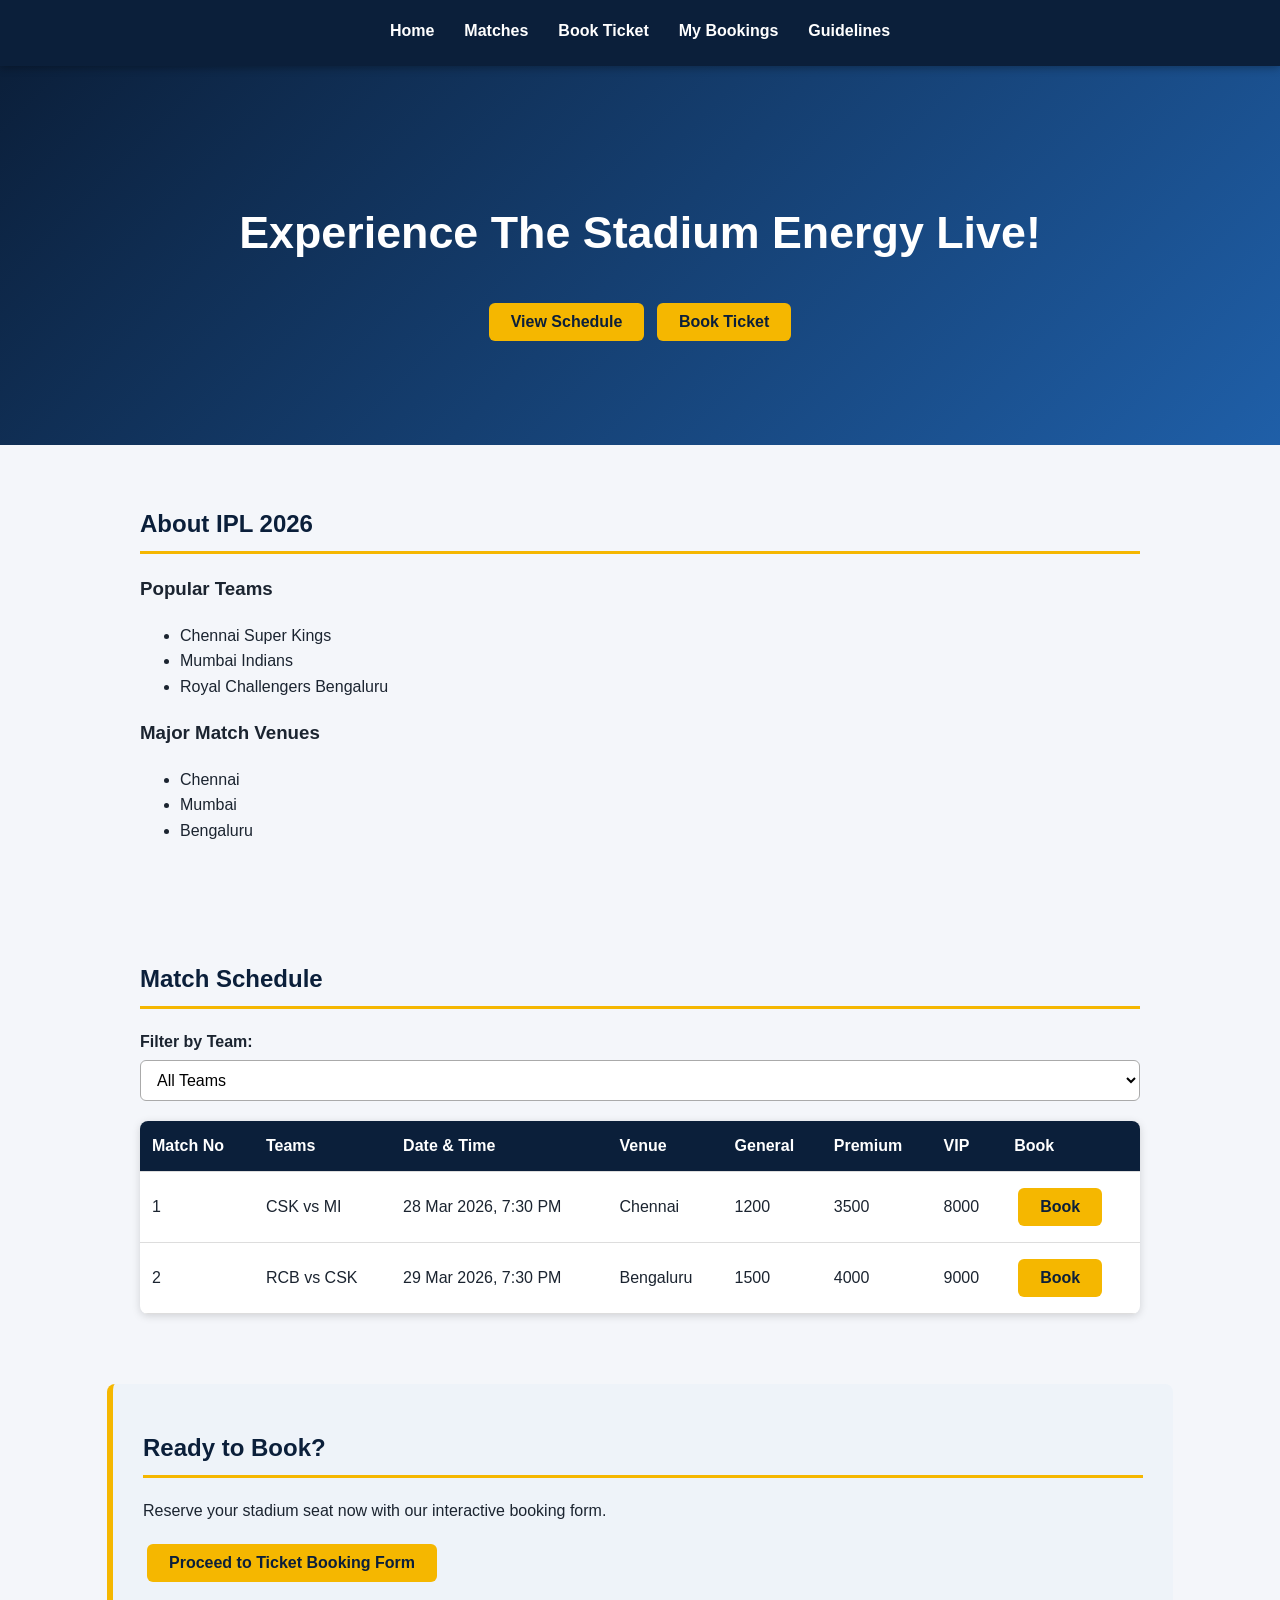
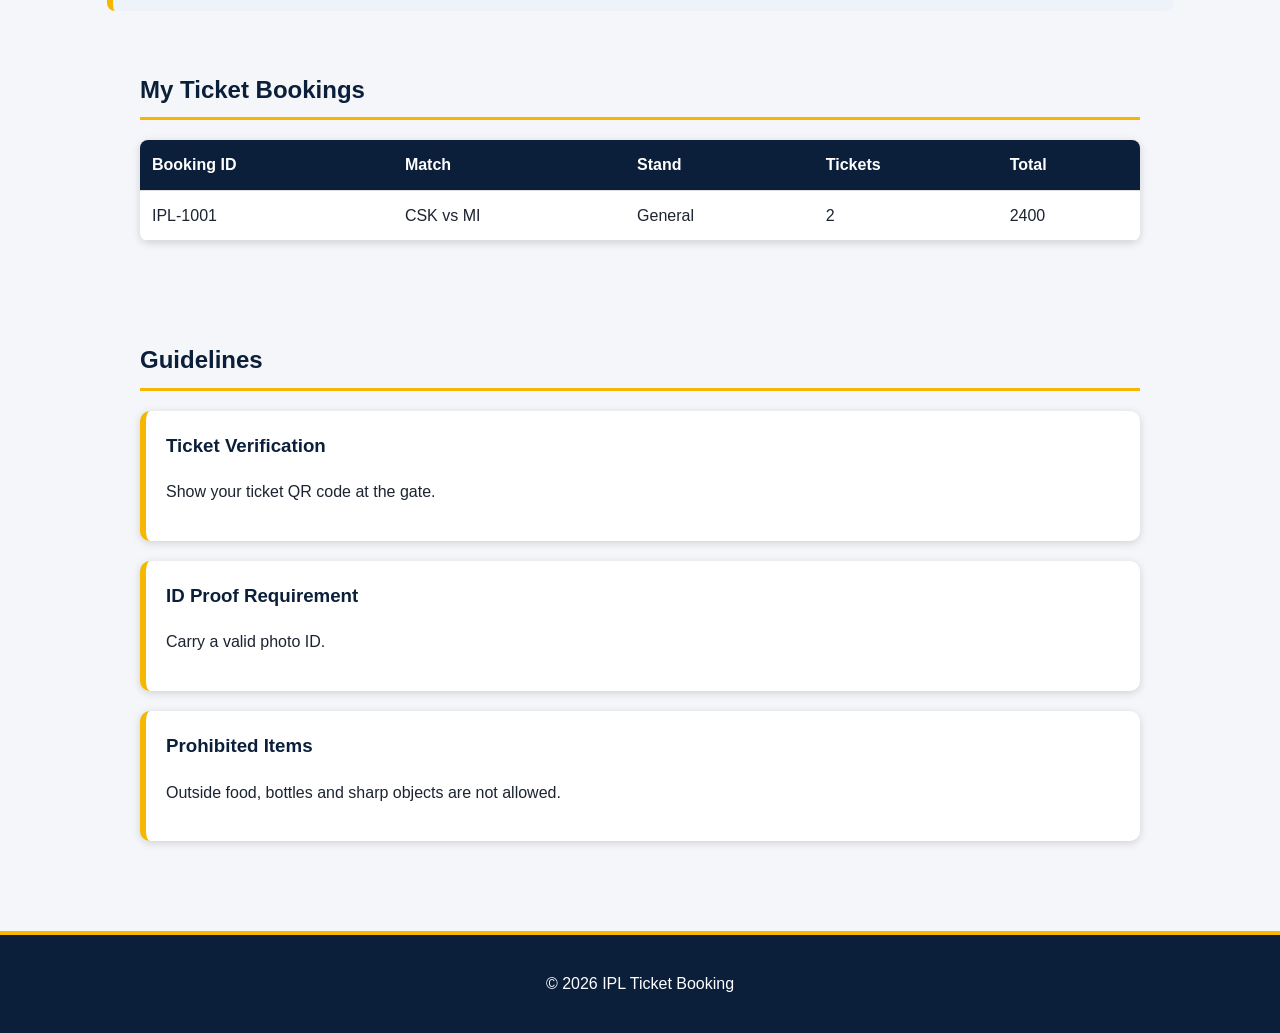
<file: activity 3/index.html>
<!DOCTYPE html>
<html lang="en">
<head>
  <meta charset="UTF-8">
  <meta name="viewport" content="width=device-width, initial-scale=1">
  <title>IPL 2026 Ticket Booking - Home</title>
  <link rel="stylesheet" href="styles.css">
</head>
<body>

  <!-- Navigation bar (links to sections and booking.html) -->
  <header>
    <nav>
      <a href="index.html">Home</a>
      <a href="#matches">Matches</a>
      <a href="booking.html">Book Ticket</a>
      <a href="#my-bookings">My Bookings</a>
      <a href="#guidelines">Guidelines</a>
    </nav>
  </header>

  <main>

    <!-- Banner / Hero -->
    <section class="hero">
      <h1>Experience The Stadium Energy Live!</h1>
      <a href="#matches"><button>View Schedule</button></a>
      <a href="booking.html"><button>Book Ticket</button></a>
    </section>

    <!-- About IPL 2026 -->
    <section>
      <h2>About IPL 2026</h2>
      <h3>Popular Teams</h3>
      <ul>
        <li>Chennai Super Kings</li>
        <li>Mumbai Indians</li>
        <li>Royal Challengers Bengaluru</li>
      </ul>
      <h3>Major Match Venues</h3>
      <ul>
        <li>Chennai</li>
        <li>Mumbai</li>
        <li>Bengaluru</li>
      </ul>
    </section>

    <!-- Match Schedule -->
    <section id="matches">
      <h2>Match Schedule</h2>

      <!-- Team filter -->
      <label for="team-filter">Filter by Team:</label>
      <select id="team-filter">
        <option>All Teams</option>
        <option>CSK</option>
        <option>MI</option>
        <option>RCB</option>
      </select>

      <table>
        <thead>
          <tr>
            <th>Match No</th>
            <th>Teams</th>
            <th>Date &amp; Time</th>
            <th>Venue</th>
            <th>General</th>
            <th>Premium</th>
            <th>VIP</th>
            <th>Book</th>
          </tr>
        </thead>
        <tbody>
          <tr>
            <td>1</td>
            <td>CSK vs MI</td>
            <td>28 Mar 2026, 7:30 PM</td>
            <td>Chennai</td>
            <td>1200</td>
            <td>3500</td>
            <td>8000</td>
            <td><a href="booking.html"><button>Book</button></a></td>
          </tr>
          <tr>
            <td>2</td>
            <td>RCB vs CSK</td>
            <td>29 Mar 2026, 7:30 PM</td>
            <td>Bengaluru</td>
            <td>1500</td>
            <td>4000</td>
            <td>9000</td>
            <td><a href="booking.html"><button>Book</button></a></td>
          </tr>
        </tbody>
      </table>
    </section>

    <!-- Quick Booking Link Banner -->
    <section class="booking-cta">
      <h2>Ready to Book?</h2>
      <p>Reserve your stadium seat now with our interactive booking form.</p>
      <a href="booking.html"><button>Proceed to Ticket Booking Form</button></a>
    </section>

    <!-- My Ticket Bookings -->
    <section id="my-bookings">
      <h2>My Ticket Bookings</h2>
      <table>
        <thead>
          <tr>
            <th>Booking ID</th>
            <th>Match</th>
            <th>Stand</th>
            <th>Tickets</th>
            <th>Total</th>
          </tr>
        </thead>
        <tbody>
          <tr>
            <td>IPL-1001</td>
            <td>CSK vs MI</td>
            <td>General</td>
            <td>2</td>
            <td>2400</td>
          </tr>
        </tbody>
      </table>
    </section>

    <!-- Guidelines -->
    <section id="guidelines">
      <h2>Guidelines</h2>
      <article class="card">
        <h3>Ticket Verification</h3>
        <p>Show your ticket QR code at the gate.</p>
      </article>
      <article class="card">
        <h3>ID Proof Requirement</h3>
        <p>Carry a valid photo ID.</p>
      </article>
      <article class="card">
        <h3>Prohibited Items</h3>
        <p>Outside food, bottles and sharp objects are not allowed.</p>
      </article>
    </section>

  </main>

  <!-- Footer -->
  <footer>
    <p>&copy; 2026 IPL Ticket Booking</p>
  </footer>

</body>
</html>
</file>
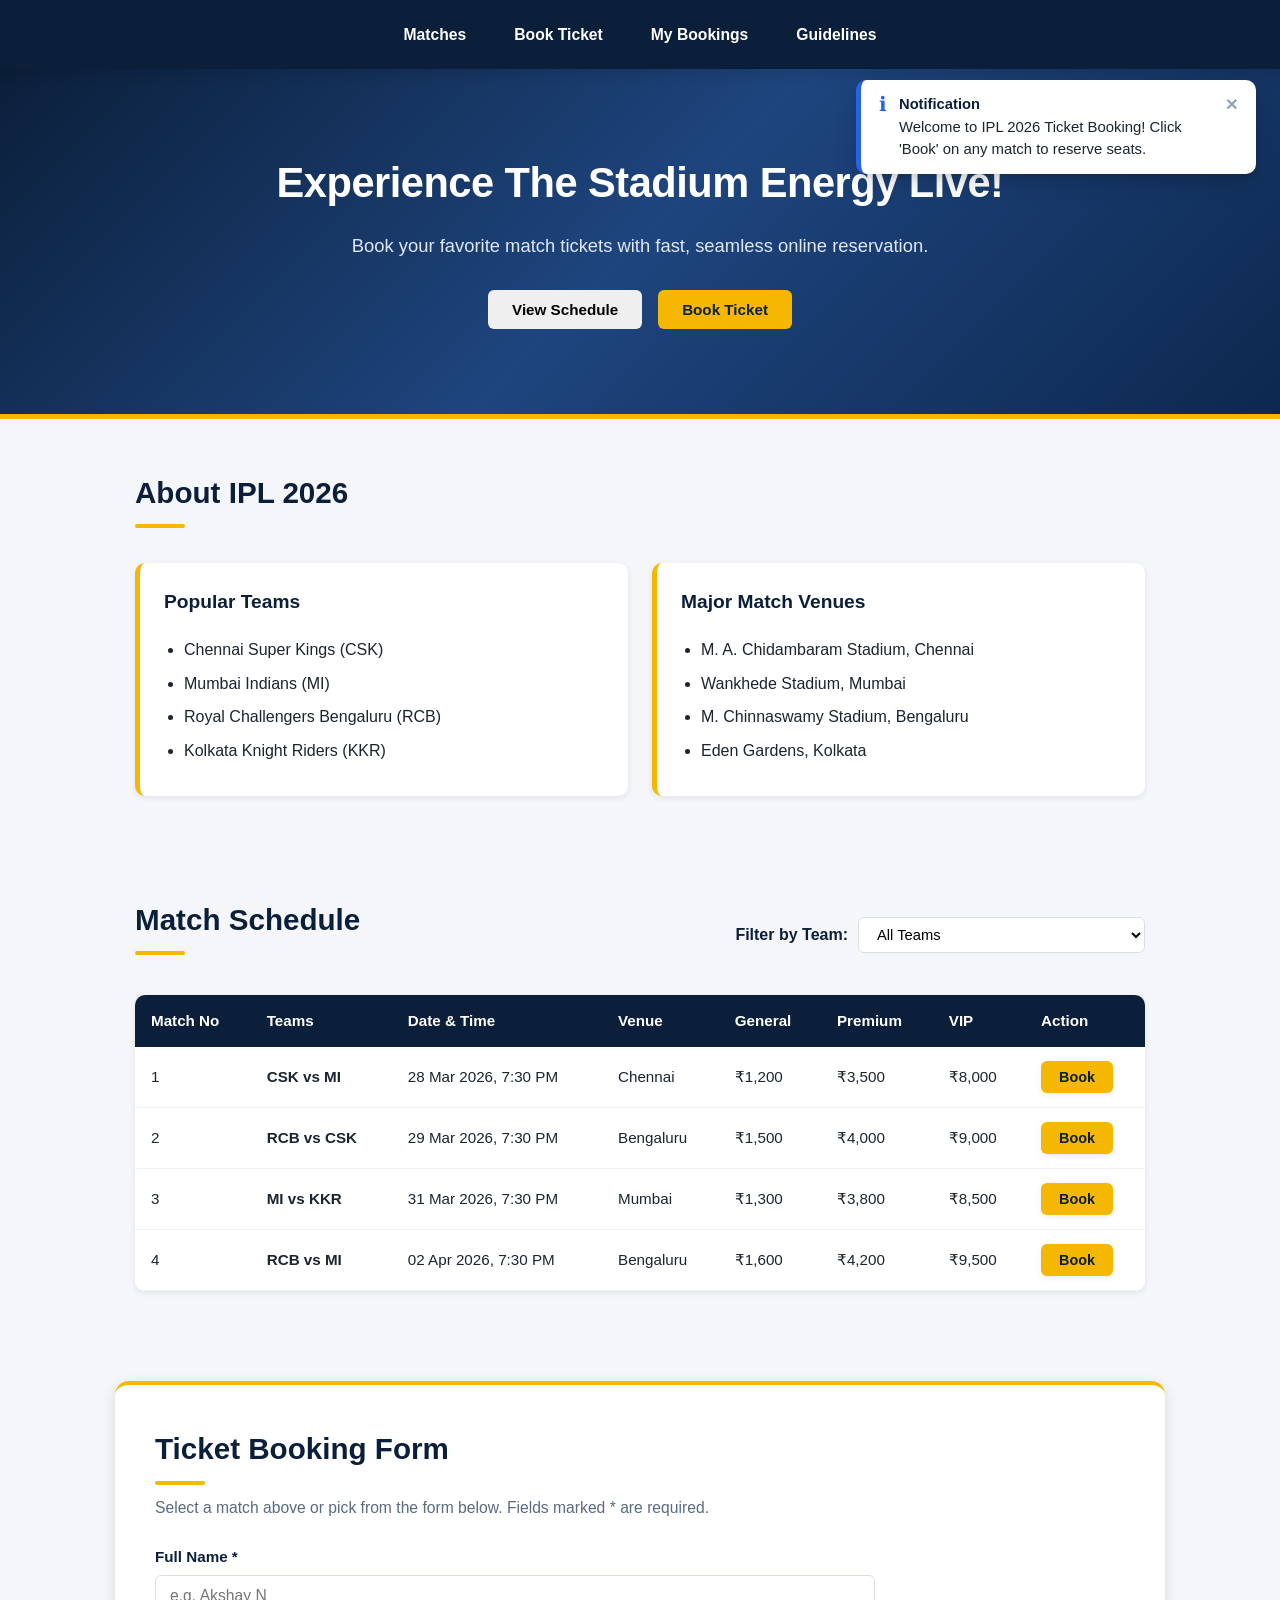
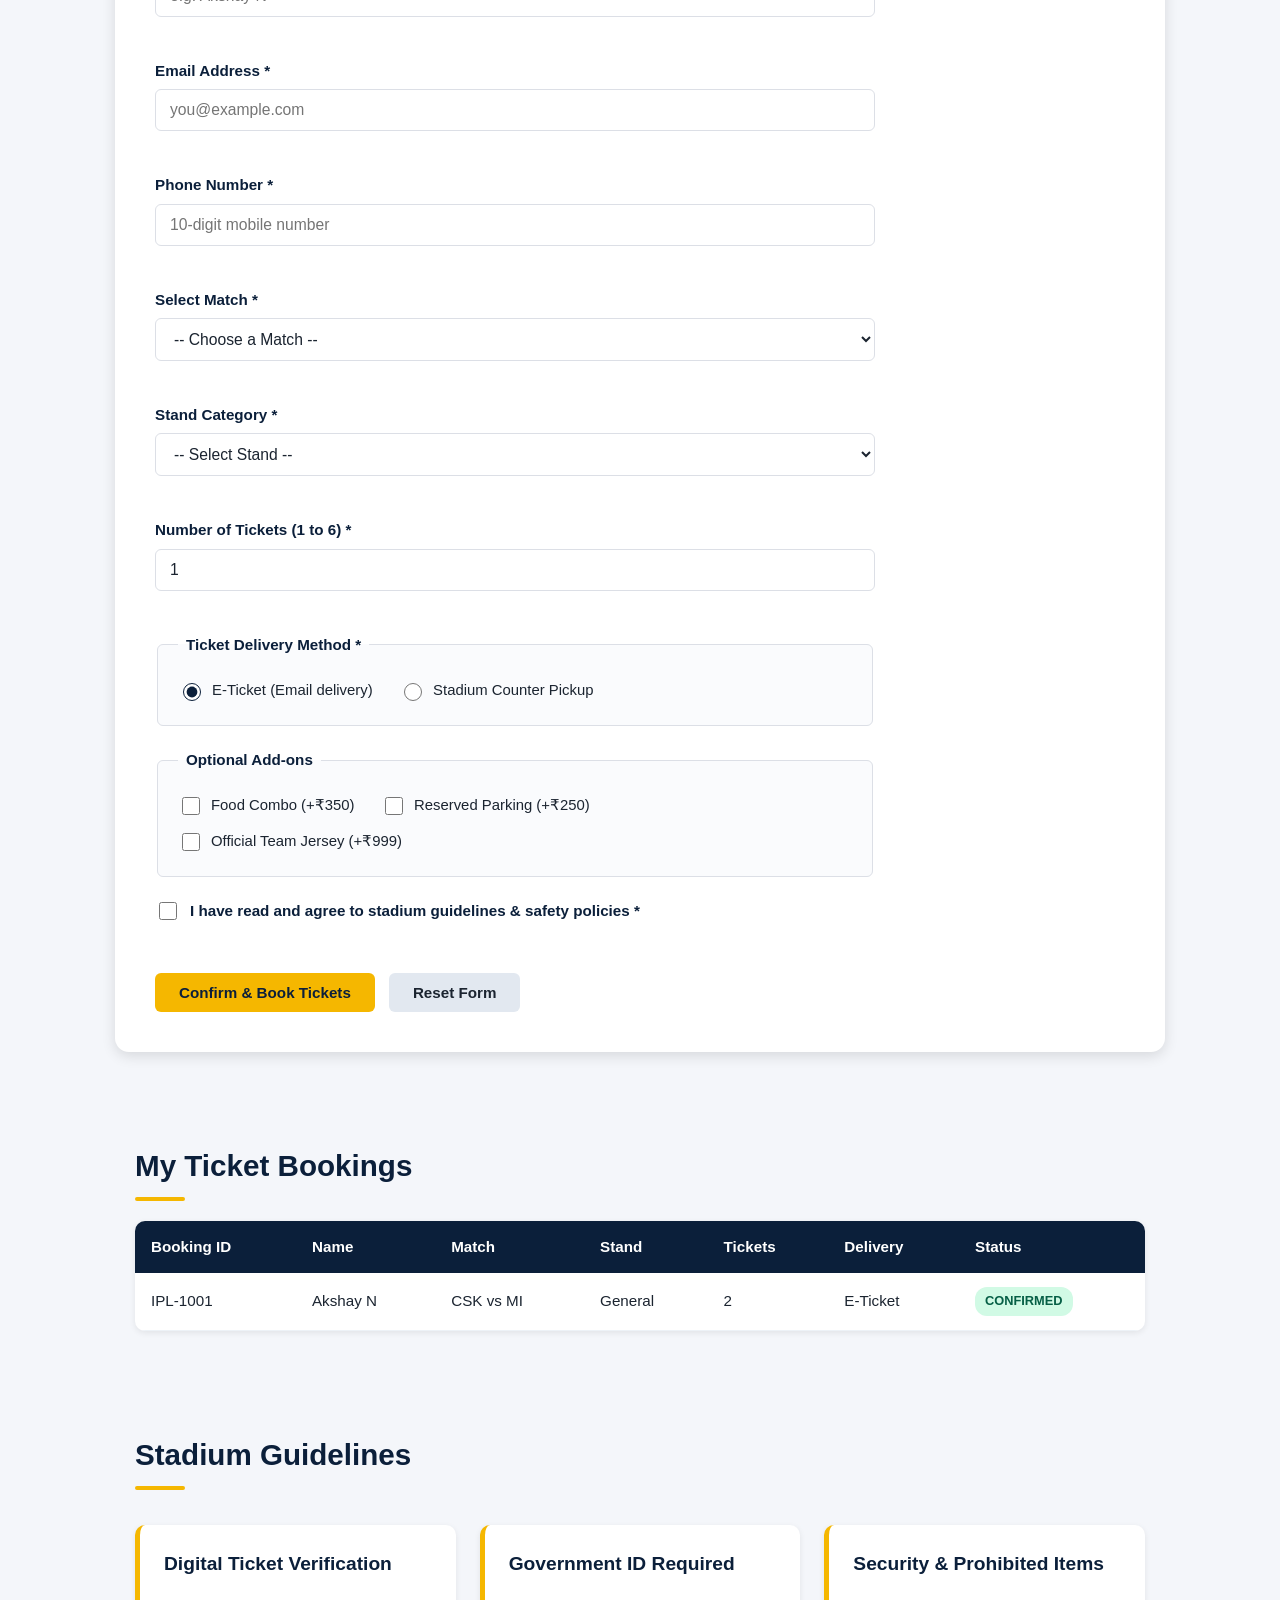
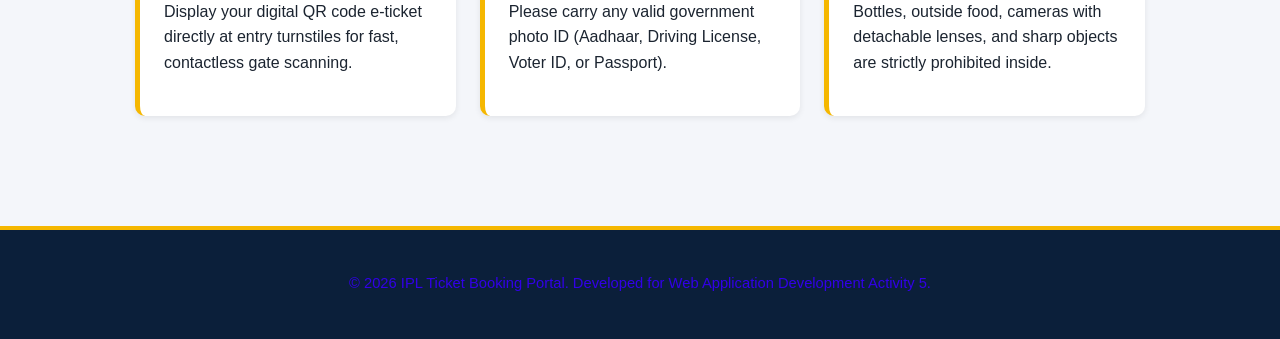
<file: activity 5/index.html>
<!DOCTYPE html>
<html lang="en">
<head>
  <meta charset="UTF-8">
  <meta name="viewport" content="width=device-width, initial-scale=1">
  <title>IPL 2026 Ticket Booking - JavaScript Basics & User Interaction</title>
  <link rel="stylesheet" href="styles.css">
</head>
<body>

  <!-- Toast Notification Container -->
  <div id="toast-container" class="toast-container" aria-live="polite" aria-atomic="true"></div>

  <!-- Navigation Bar -->
  <header>
    <nav>
      <a href="#matches" class="nav-link">Matches</a>
      <a href="#booking" class="nav-link">Book Ticket</a>
      <a href="#my-bookings" class="nav-link">My Bookings</a>
      <a href="#guidelines" class="nav-link">Guidelines</a>
    </nav>
  </header>

  <main>

    <!-- Banner / Hero Section -->
    <section class="hero">
      <h1>Experience The Stadium Energy Live!</h1>
      <p class="hero-subtext">Book your favorite match tickets with fast, seamless online reservation.</p>
      <div class="hero-buttons">
        <a href="#matches" class="scroll-btn"><button type="button">View Schedule</button></a>
        <a href="#booking" class="scroll-btn"><button type="button" class="btn-highlight">Book Ticket</button></a>
      </div>
    </section>

    <!-- About IPL 2026 Section -->
    <section id="about">
      <h2>About IPL 2026</h2>
      <div class="about-grid">
        <div class="card">
          <h3>Popular Teams</h3>
          <ul>
            <li>Chennai Super Kings (CSK)</li>
            <li>Mumbai Indians (MI)</li>
            <li>Royal Challengers Bengaluru (RCB)</li>
            <li>Kolkata Knight Riders (KKR)</li>
          </ul>
        </div>
        <div class="card">
          <h3>Major Match Venues</h3>
          <ul>
            <li>M. A. Chidambaram Stadium, Chennai</li>
            <li>Wankhede Stadium, Mumbai</li>
            <li>M. Chinnaswamy Stadium, Bengaluru</li>
            <li>Eden Gardens, Kolkata</li>
          </ul>
        </div>
      </div>
    </section>

    <!-- Match Schedule Section -->
    <section id="matches">
      <div class="section-header">
        <h2>Match Schedule</h2>
        <div class="filter-wrapper">
          <label for="team-filter">Filter by Team:</label>
          <select id="team-filter">
            <option value="all">All Teams</option>
            <option value="CSK">Chennai Super Kings (CSK)</option>
            <option value="MI">Mumbai Indians (MI)</option>
            <option value="RCB">Royal Challengers Bengaluru (RCB)</option>
            <option value="KKR">Kolkata Knight Riders (KKR)</option>
          </select>
        </div>
      </div>

      <table id="matches-table">
        <thead>
          <tr>
            <th>Match No</th>
            <th>Teams</th>
            <th>Date &amp; Time</th>
            <th>Venue</th>
            <th>General</th>
            <th>Premium</th>
            <th>VIP</th>
            <th>Action</th>
          </tr>
        </thead>
        <tbody>
          <tr data-team="CSK MI">
            <td>1</td>
            <td><strong>CSK vs MI</strong></td>
            <td>28 Mar 2026, 7:30 PM</td>
            <td>Chennai</td>
            <td>₹1,200</td>
            <td>₹3,500</td>
            <td>₹8,000</td>
            <td>
              <button type="button" class="book-btn" data-match-id="1" data-match-name="1: CSK vs MI, Chennai">
                Book
              </button>
            </td>
          </tr>
          <tr data-team="RCB CSK">
            <td>2</td>
            <td><strong>RCB vs CSK</strong></td>
            <td>29 Mar 2026, 7:30 PM</td>
            <td>Bengaluru</td>
            <td>₹1,500</td>
            <td>₹4,000</td>
            <td>₹9,000</td>
            <td>
              <button type="button" class="book-btn" data-match-id="2" data-match-name="2: RCB vs CSK, Bengaluru">
                Book
              </button>
            </td>
          </tr>
          <tr data-team="MI KKR">
            <td>3</td>
            <td><strong>MI vs KKR</strong></td>
            <td>31 Mar 2026, 7:30 PM</td>
            <td>Mumbai</td>
            <td>₹1,300</td>
            <td>₹3,800</td>
            <td>₹8,500</td>
            <td>
              <button type="button" class="book-btn" data-match-id="3" data-match-name="3: MI vs KKR, Mumbai">
                Book
              </button>
            </td>
          </tr>
          <tr data-team="RCB MI">
            <td>4</td>
            <td><strong>RCB vs MI</strong></td>
            <td>02 Apr 2026, 7:30 PM</td>
            <td>Bengaluru</td>
            <td>₹1,600</td>
            <td>₹4,200</td>
            <td>₹9,500</td>
            <td>
              <button type="button" class="book-btn" data-match-id="4" data-match-name="4: RCB vs MI, Bengaluru">
                Book
              </button>
            </td>
          </tr>
        </tbody>
      </table>
    </section>

    <!-- Ticket Booking Form Section -->
    <section id="booking" class="booking-section">
      <div class="booking-header">
        <h2>Ticket Booking Form</h2>
        <p class="subtitle">Select a match above or pick from the form below. Fields marked * are required.</p>
      </div>

      <form id="booking-form" novalidate>
        <!-- Name -->
        <div class="form-group">
          <label for="name">Full Name *</label>
          <input type="text" id="name" name="name" required minlength="3" maxlength="40"
                 pattern="[A-Za-z ]+" title="Letters and spaces only" placeholder="e.g. Akshay N">
          <span class="field-error" id="name-error"></span>
        </div>

        <!-- Email -->
        <div class="form-group">
          <label for="email">Email Address *</label>
          <input type="email" id="email" name="email" required placeholder="you@example.com">
          <span class="field-error" id="email-error"></span>
        </div>
        
        <!-- Phone Number -->
        <div class="form-group">
          <label for="phone">Phone Number *</label>
          <input type="tel" id="phone" name="phone" required minlength="10" maxlength="10"
                 pattern="[6-9][0-9]{9}" title="10-digit number starting with 6, 7, 8, or 9"
                 placeholder="10-digit mobile number">
          <span class="field-error" id="phone-error"></span>
        </div>

        <!-- Match Select -->
        <div class="form-group">
          <label for="match">Select Match *</label>
          <select id="match" name="match" required>
            <option value="">-- Choose a Match --</option>
            <option value="1">1: CSK vs MI, Chennai</option>
            <option value="2">2: RCB vs CSK, Bengaluru</option>
            <option value="3">3: MI vs KKR, Mumbai</option>
            <option value="4">4: RCB vs MI, Bengaluru</option>
          </select>
          <span class="field-error" id="match-error"></span>
        </div>

        <!-- Stand Category -->
        <div class="form-group">
          <label for="stand">Stand Category *</label>
          <select id="stand" name="stand" required>
            <option value="">-- Select Stand --</option>
            <option value="General">General Stand</option>
            <option value="Premium">Premium Stand</option>
            <option value="VIP">VIP Lounge</option>
          </select>
          <span class="field-error" id="stand-error"></span>
        </div>

        <!-- Number of Tickets -->
        <div class="form-group">
          <label for="tickets">Number of Tickets (1 to 6) *</label>
          <input type="number" id="tickets" name="tickets" required min="1" max="6" value="1">
          <span class="field-error" id="tickets-error"></span>
        </div>

        <!-- Delivery Option -->
        <fieldset>
          <legend>Ticket Delivery Method *</legend>
          <label>
            <input type="radio" name="delivery" value="E-Ticket" checked required> E-Ticket (Email delivery)
          </label>
          <label>
            <input type="radio" name="delivery" value="Stadium Pickup" required> Stadium Counter Pickup
          </label>
        </fieldset>

        <!-- Extras -->
        <fieldset>
          <legend>Optional Add-ons</legend>
          <label><input type="checkbox" name="extras" value="Food Combo"> Food Combo (+₹350)</label>
          <label><input type="checkbox" name="extras" value="Parking Pass"> Reserved Parking (+₹250)</label>
          <label><input type="checkbox" name="extras" value="Official Jersey"> Official Team Jersey (+₹999)</label>
        </fieldset>

        <!-- Guidelines Agreement -->
        <div class="form-group checkbox-group">
          <label>
            <input type="checkbox" id="agree" name="agree" required>
            I have read and agree to stadium guidelines &amp; safety policies *
          </label>
          <span class="field-error" id="agree-error"></span>
        </div>

        <!-- Form Action Buttons -->
        <div class="form-actions">
          <button type="submit" id="submit-btn" class="btn-primary">Confirm &amp; Book Tickets</button>
          <button type="reset" id="reset-btn" class="btn-secondary">Reset Form</button>
        </div>
      </form>
    </section>

    <!-- My Ticket Bookings Section -->
    <section id="my-bookings">
      <h2>My Ticket Bookings</h2>
      <table id="bookings-table">
        <thead>
          <tr>
            <th>Booking ID</th>
            <th>Name</th>
            <th>Match</th>
            <th>Stand</th>
            <th>Tickets</th>
            <th>Delivery</th>
            <th>Status</th>
          </tr>
        </thead>
        <tbody id="bookings-body">
          <tr>
            <td>IPL-1001</td>
            <td>Akshay N</td>
            <td>CSK vs MI</td>
            <td>General</td>
            <td>2</td>
            <td>E-Ticket</td>
            <td><span class="badge badge-success">Confirmed</span></td>
          </tr>
        </tbody>
      </table>
    </section>

    <!-- Guidelines Section -->
    <section id="guidelines">
      <h2>Stadium Guidelines</h2>
      <div class="guidelines-grid">
        <article class="card">
          <h3>Digital Ticket Verification</h3>
          <p>Display your digital QR code e-ticket directly at entry turnstiles for fast, contactless gate scanning.</p>
        </article>
        <article class="card">
          <h3>Government ID Required</h3>
          <p>Please carry any valid government photo ID (Aadhaar, Driving License, Voter ID, or Passport).</p>
        </article>
        <article class="card">
          <h3>Security &amp; Prohibited Items</h3>
          <p>Bottles, outside food, cameras with detachable lenses, and sharp objects are strictly prohibited inside.</p>
        </article>
      </div>
    </section>

  </main>

  <!-- Footer -->
  <footer>
    <p>&copy; 2026 IPL Ticket Booking Portal. Developed for Web Application Development Activity 5.</p>
  </footer>

  <!-- Link JavaScript File -->
  <script src="app.js"></script>
</body>
</html>
</file>
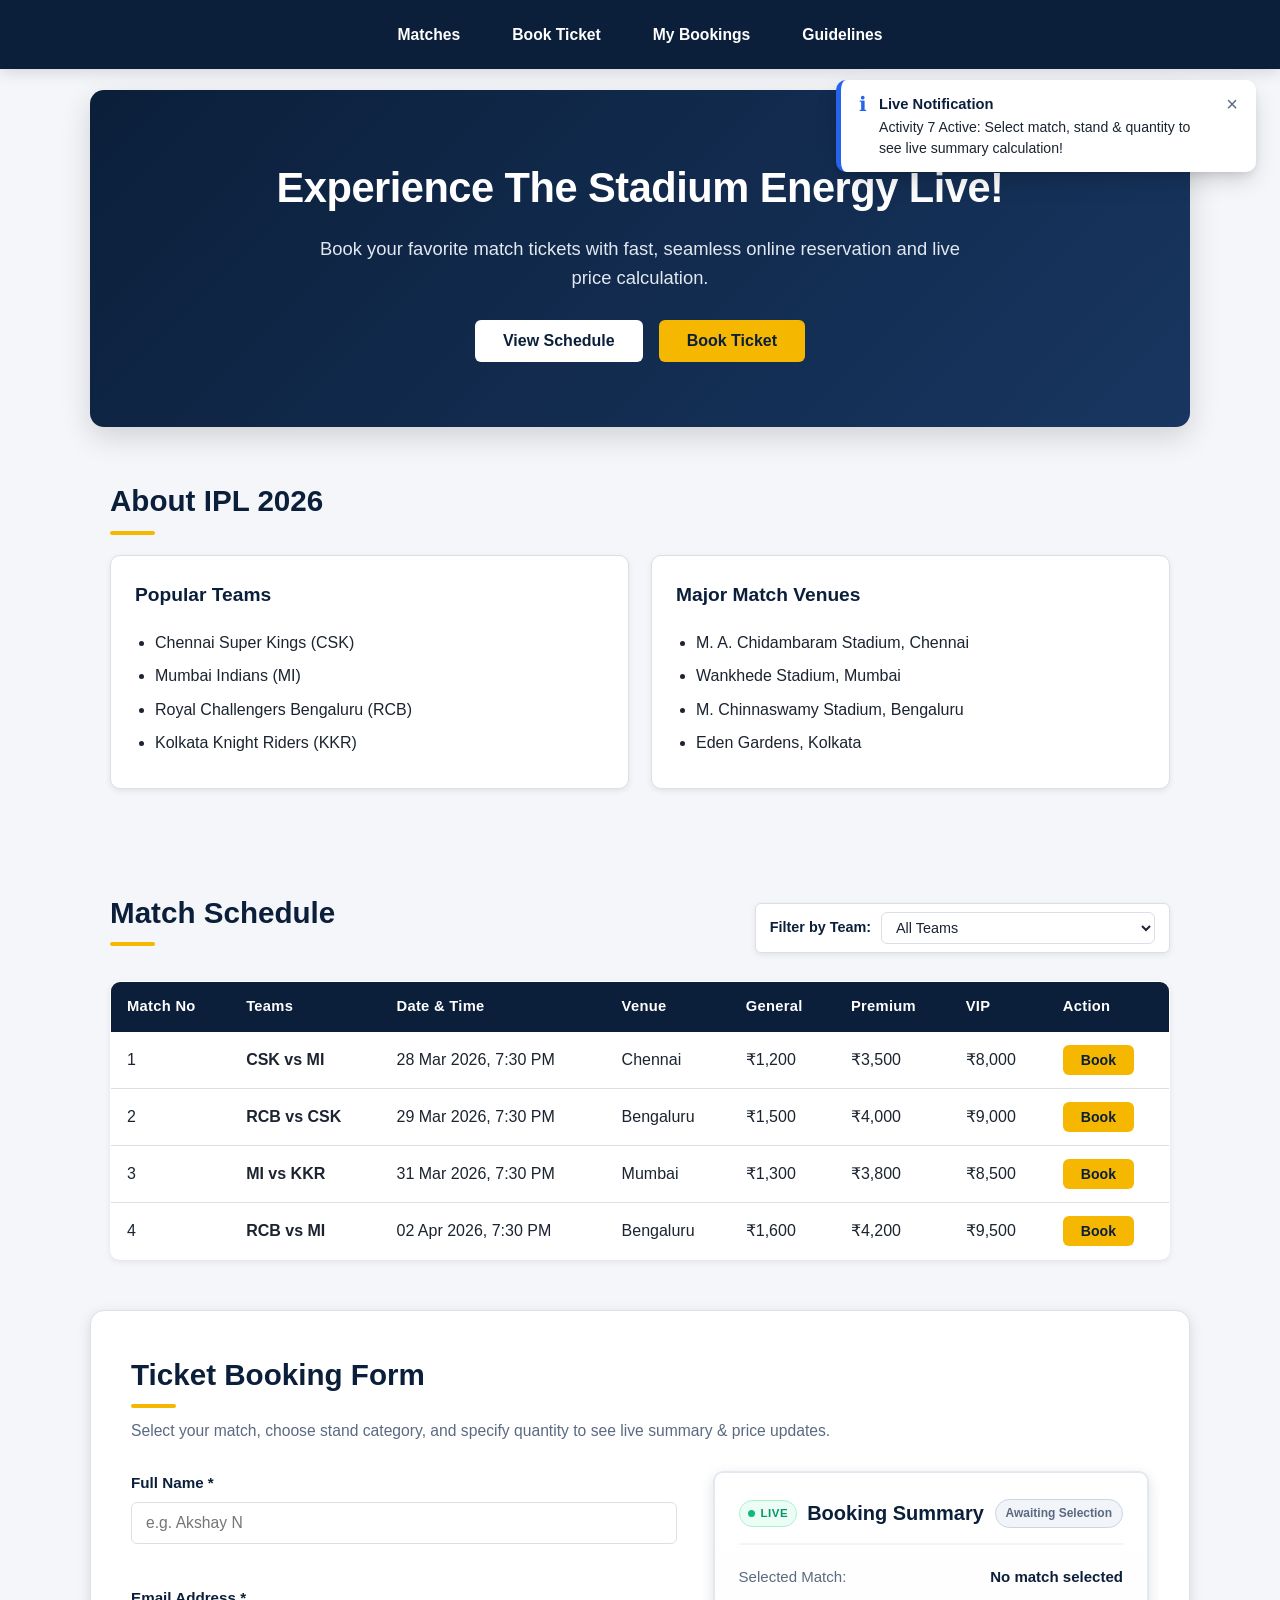
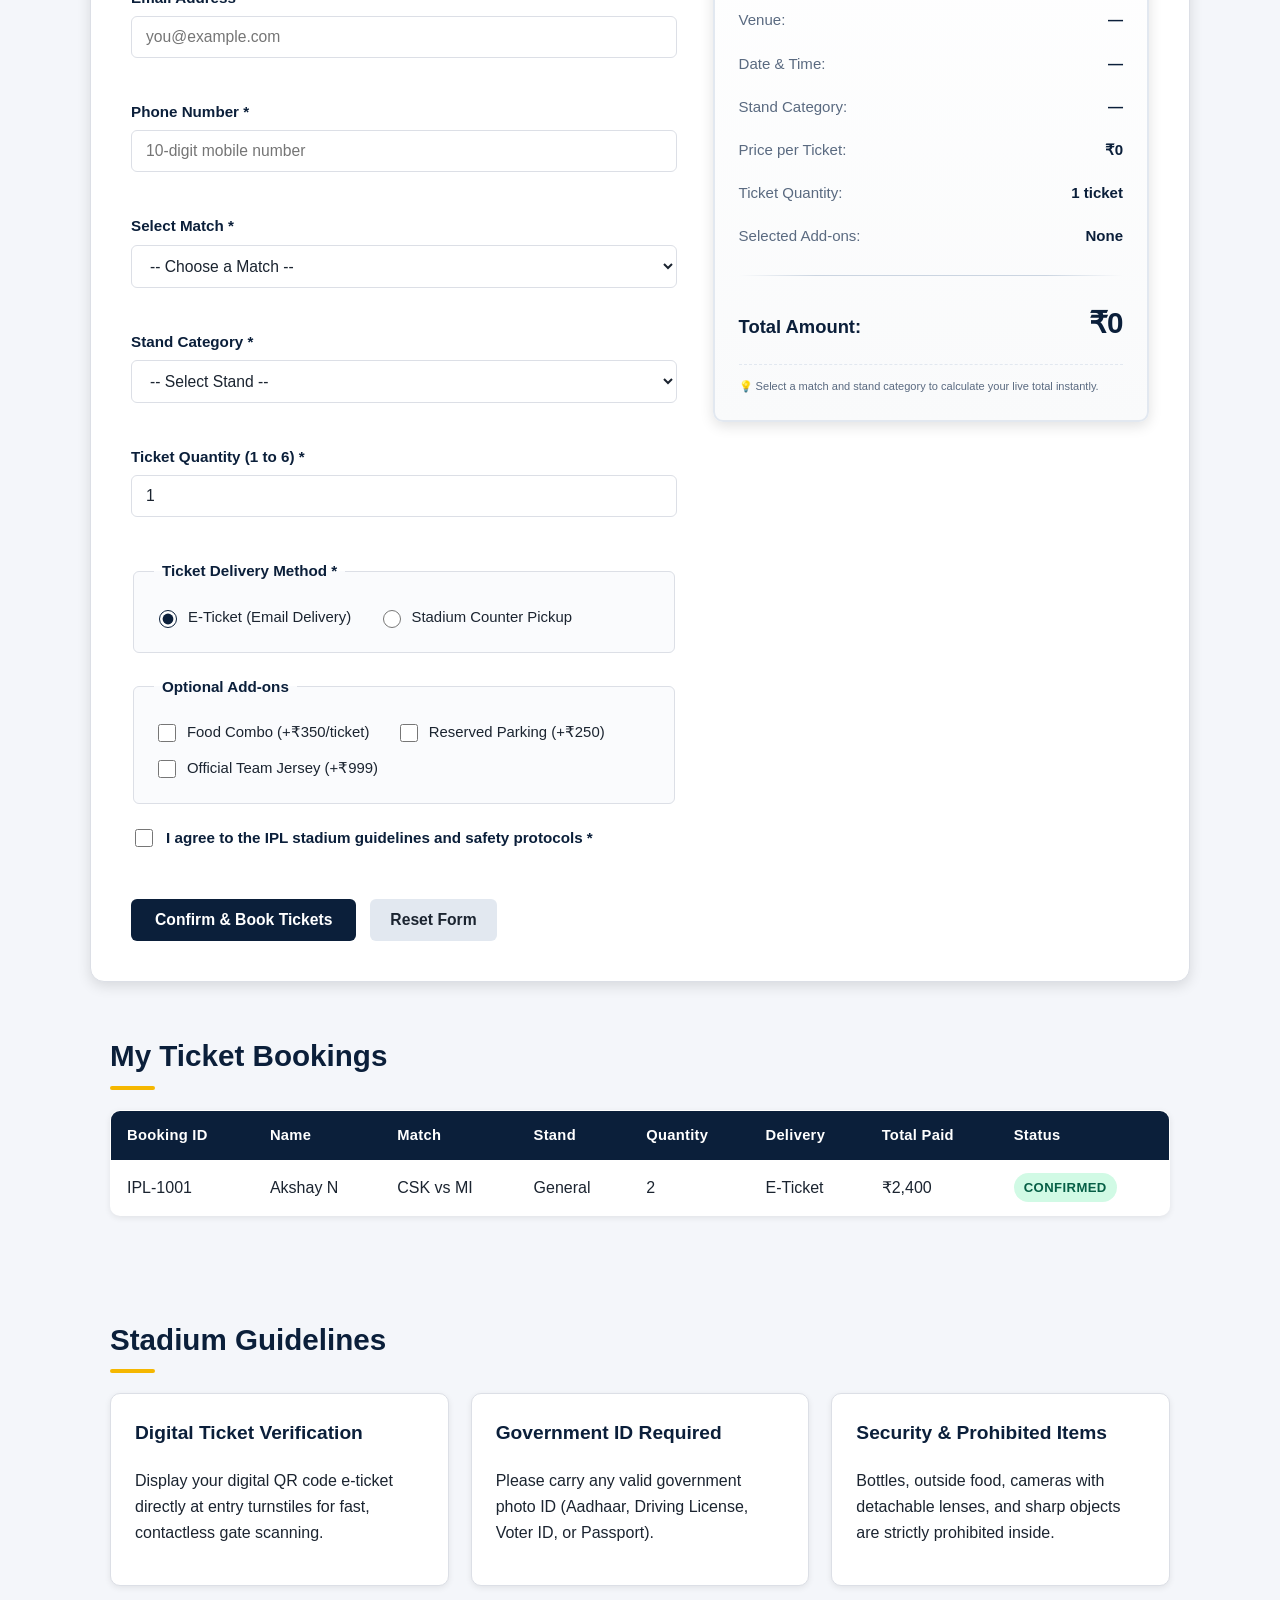
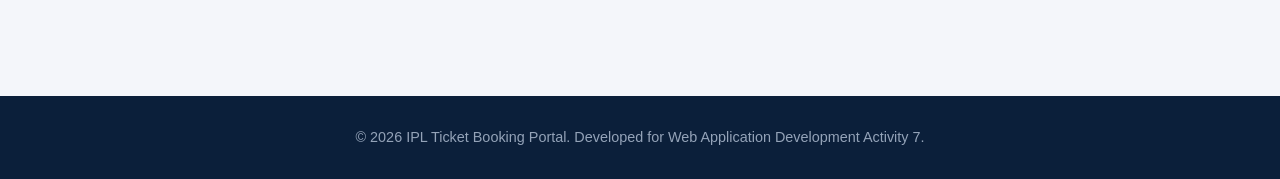
<file: activity 7/index.html>
<!DOCTYPE html>
<html lang="en">
<head>
  <meta charset="UTF-8">
  <meta name="viewport" content="width=device-width, initial-scale=1">
  <title>IPL 2026 Ticket Booking - Activity 7: Selector Forms &amp; Live Interaction</title>
  <link rel="stylesheet" href="styles.css">
</head>
<body>

  <!-- Toast Notification Container -->
  <div id="toast-container" class="toast-container" aria-live="polite" aria-atomic="true"></div>

  <!-- Navigation Bar -->
  <header>
    <nav>
      <a href="#matches" class="nav-link">Matches</a>
      <a href="#booking" class="nav-link">Book Ticket</a>
      <a href="#my-bookings" class="nav-link">My Bookings</a>
      <a href="#guidelines" class="nav-link">Guidelines</a>
    </nav>
  </header>

  <main>

    <!-- Banner / Hero Section -->
    <section class="hero">
      <h1>Experience The Stadium Energy Live!</h1>
      <p class="hero-subtext">Book your favorite match tickets with fast, seamless online reservation and live price calculation.</p>
      <div class="hero-buttons">
        <a href="#matches" class="scroll-btn"><button type="button">View Schedule</button></a>
        <a href="#booking" class="scroll-btn"><button type="button" class="btn-highlight">Book Ticket</button></a>
      </div>
    </section>

    <!-- About IPL 2026 Section -->
    <section id="about">
      <h2>About IPL 2026</h2>
      <div class="about-grid">
        <div class="card">
          <h3>Popular Teams</h3>
          <ul>
            <li>Chennai Super Kings (CSK)</li>
            <li>Mumbai Indians (MI)</li>
            <li>Royal Challengers Bengaluru (RCB)</li>
            <li>Kolkata Knight Riders (KKR)</li>
          </ul>
        </div>
        <div class="card">
          <h3>Major Match Venues</h3>
          <ul>
            <li>M. A. Chidambaram Stadium, Chennai</li>
            <li>Wankhede Stadium, Mumbai</li>
            <li>M. Chinnaswamy Stadium, Bengaluru</li>
            <li>Eden Gardens, Kolkata</li>
          </ul>
        </div>
      </div>
    </section>

    <!-- Match Schedule Section -->
    <section id="matches">
      <div class="section-header">
        <h2>Match Schedule</h2>
        <div class="filter-wrapper">
          <label for="team-filter">Filter by Team:</label>
          <select id="team-filter">
            <option value="all">All Teams</option>
            <option value="CSK">Chennai Super Kings (CSK)</option>
            <option value="MI">Mumbai Indians (MI)</option>
            <option value="RCB">Royal Challengers Bengaluru (RCB)</option>
            <option value="KKR">Kolkata Knight Riders (KKR)</option>
          </select>
        </div>
      </div>

      <table id="matches-table">
        <thead>
          <tr>
            <th>Match No</th>
            <th>Teams</th>
            <th>Date &amp; Time</th>
            <th>Venue</th>
            <th>General</th>
            <th>Premium</th>
            <th>VIP</th>
            <th>Action</th>
          </tr>
        </thead>
        <tbody>
          <tr data-team="CSK MI">
            <td>1</td>
            <td><strong>CSK vs MI</strong></td>
            <td>28 Mar 2026, 7:30 PM</td>
            <td>Chennai</td>
            <td>₹1,200</td>
            <td>₹3,500</td>
            <td>₹8,000</td>
            <td>
              <button type="button" class="book-btn" data-match-id="1" data-match-name="CSK vs MI">
                Book
              </button>
            </td>
          </tr>
          <tr data-team="RCB CSK">
            <td>2</td>
            <td><strong>RCB vs CSK</strong></td>
            <td>29 Mar 2026, 7:30 PM</td>
            <td>Bengaluru</td>
            <td>₹1,500</td>
            <td>₹4,000</td>
            <td>₹9,000</td>
            <td>
              <button type="button" class="book-btn" data-match-id="2" data-match-name="RCB vs CSK">
                Book
              </button>
            </td>
          </tr>
          <tr data-team="MI KKR">
            <td>3</td>
            <td><strong>MI vs KKR</strong></td>
            <td>31 Mar 2026, 7:30 PM</td>
            <td>Mumbai</td>
            <td>₹1,300</td>
            <td>₹3,800</td>
            <td>₹8,500</td>
            <td>
              <button type="button" class="book-btn" data-match-id="3" data-match-name="MI vs KKR">
                Book
              </button>
            </td>
          </tr>
          <tr data-team="RCB MI">
            <td>4</td>
            <td><strong>RCB vs MI</strong></td>
            <td>02 Apr 2026, 7:30 PM</td>
            <td>Bengaluru</td>
            <td>₹1,600</td>
            <td>₹4,200</td>
            <td>₹9,500</td>
            <td>
              <button type="button" class="book-btn" data-match-id="4" data-match-name="RCB vs MI">
                Book
              </button>
            </td>
          </tr>
        </tbody>
      </table>
    </section>

    <!-- Ticket Booking Form Section with Live Booking Summary Card -->
    <section id="booking" class="booking-section">
      <div class="booking-header">
        <h2>Ticket Booking Form</h2>
        <p class="subtitle">Select your match, choose stand category, and specify quantity to see live summary &amp; price updates.</p>
      </div>

      <div class="booking-grid">
        <!-- Booking Form -->
        <form id="booking-form" novalidate>
          <!-- Full Name -->
          <div class="form-group">
            <label for="name">Full Name *</label>
            <input type="text" id="name" name="name" required minlength="3" maxlength="40"
                   pattern="[A-Za-z ]+" title="Letters and spaces only" placeholder="e.g. Akshay N">
            <span class="field-error" id="name-error"></span>
          </div>

          <!-- Email Address -->
          <div class="form-group">
            <label for="email">Email Address *</label>
            <input type="email" id="email" name="email" required placeholder="you@example.com">
            <span class="field-error" id="email-error"></span>
          </div>

          <!-- Phone Number -->
          <div class="form-group">
            <label for="phone">Phone Number *</label>
            <input type="tel" id="phone" name="phone" required minlength="10" maxlength="10"
                   pattern="[6-9][0-9]{9}" title="10-digit number starting with 6, 7, 8, or 9"
                   placeholder="10-digit mobile number">
            <span class="field-error" id="phone-error"></span>
          </div>

          <!-- ============================================================= -->
          <!-- 💡 TEACHER MODIFICATION GUIDE: FORM CONTROLS                 -->
          <!-- ============================================================= -->

          <!-- Match Select Dropdown -->
          <!-- 💡 To add a new match: add <option value="5">Match 5: GT vs RR</option> -->
          <div class="form-group">
            <label for="match">Select Match *</label>
            <select id="match" name="match" required>
              <option value="">-- Choose a Match --</option>
              <option value="1">Match 1: CSK vs MI (Chennai - 28 Mar 2026)</option>
              <option value="2">Match 2: RCB vs CSK (Bengaluru - 29 Mar 2026)</option>
              <option value="3">Match 3: MI vs KKR (Mumbai - 31 Mar 2026)</option>
              <option value="4">Match 4: RCB vs MI (Bengaluru - 02 Apr 2026)</option>
            </select>
            <span class="field-error" id="match-error"></span>
          </div>

          <!-- Stand Category Select Dropdown -->
          <!-- 💡 To add a new stand: add <option value="Corporate">Corporate Box</option> -->
          <div class="form-group">
            <label for="stand">Stand Category *</label>
            <select id="stand" name="stand" required>
              <option value="">-- Select Stand --</option>
              <option value="General">General Stand</option>
              <option value="Premium">Premium Stand</option>
              <option value="VIP">VIP Lounge</option>
            </select>
            <span class="field-error" id="stand-error"></span>
          </div>

          <!-- Number of Tickets (Quantity Input) -->
          <!-- 💡 To change ticket limits: edit min="1" max="4" (and update app.js line 185) -->
          <div class="form-group">
            <label for="tickets">Ticket Quantity (1 to 6) *</label>
            <input type="number" id="tickets" name="tickets" required min="1" max="6" value="1">
            <span class="field-error" id="tickets-error"></span>
          </div>

          <!-- Delivery Option -->
          <fieldset>
            <legend>Ticket Delivery Method *</legend>
            <label>
              <input type="radio" name="delivery" value="E-Ticket" checked required> E-Ticket (Email Delivery)
            </label>
            <label>
              <input type="radio" name="delivery" value="Stadium Pickup" required> Stadium Counter Pickup
            </label>
          </fieldset>

          <!-- Extras / Add-ons -->
          <!-- 💡 To add a new add-on: add <label><input type="checkbox" name="extras" value="Cap" data-price="200"> Fan Cap (+₹200)</label> -->
          <!-- Notice: The JS automatically calculates any checkbox with name="extras" and data-price="X"! -->
          <fieldset>
            <legend>Optional Add-ons</legend>
            <label><input type="checkbox" name="extras" value="Food Combo" data-price="350"> Food Combo (+₹350/ticket)</label>
            <label><input type="checkbox" name="extras" value="Parking Pass" data-price="250"> Reserved Parking (+₹250)</label>
            <label><input type="checkbox" name="extras" value="Official Jersey" data-price="999"> Official Team Jersey (+₹999)</label>
          </fieldset>

          <!-- Guidelines Agreement -->
          <div class="form-group checkbox-group">
            <label>
              <input type="checkbox" id="agree" name="agree" required>
              I agree to the IPL stadium guidelines and safety protocols *
            </label>
            <span class="field-error" id="agree-error"></span>
          </div>

          <!-- Form Action Buttons -->
          <div class="form-actions">
            <button type="submit" id="submit-btn" class="btn-primary">Confirm &amp; Book Tickets</button>
            <button type="reset" id="reset-btn" class="btn-secondary">Reset Form</button>
          </div>
        </form>

        <!-- Live Interaction: Booking Summary Card -->
        <aside class="booking-summary-card" id="booking-summary-card">
          <div class="summary-header">
            <div class="summary-title-wrapper">
              <span class="live-pill"><span class="pulse-dot"></span> LIVE</span>
              <h3>Booking Summary</h3>
            </div>
            <span class="summary-status-badge" id="summary-status-badge">Awaiting Selection</span>
          </div>

          <div class="summary-body">
            <div class="summary-row">
              <span class="summary-label">Selected Match:</span>
              <span class="summary-value" id="summary-match">No match selected</span>
            </div>
            <div class="summary-row">
              <span class="summary-label">Venue:</span>
              <span class="summary-value" id="summary-venue">—</span>
            </div>
            <div class="summary-row">
              <span class="summary-label">Date &amp; Time:</span>
              <span class="summary-value" id="summary-datetime">—</span>
            </div>
            <div class="summary-row">
              <span class="summary-label">Stand Category:</span>
              <span class="summary-value" id="summary-stand">—</span>
            </div>
            <div class="summary-row">
              <span class="summary-label">Price per Ticket:</span>
              <span class="summary-value" id="summary-unit-price">₹0</span>
            </div>
            <div class="summary-row">
              <span class="summary-label">Ticket Quantity:</span>
              <span class="summary-value" id="summary-quantity">1 ticket</span>
            </div>
            <div class="summary-row">
              <span class="summary-label">Selected Add-ons:</span>
              <span class="summary-value" id="summary-addons">None</span>
            </div>

            <div class="summary-divider"></div>

            <div class="summary-total-row">
              <span class="summary-total-label">Total Amount:</span>
              <span class="summary-total-value" id="summary-total-price">₹0</span>
            </div>
          </div>

          <div class="summary-footer">
            <small id="summary-helper-text">💡 Select a match and stand category to calculate your live total instantly.</small>
          </div>
        </aside>
      </div>
    </section>

    <!-- My Ticket Bookings Section -->
    <section id="my-bookings">
      <h2>My Ticket Bookings</h2>
      <table id="bookings-table">
        <thead>
          <tr>
            <th>Booking ID</th>
            <th>Name</th>
            <th>Match</th>
            <th>Stand</th>
            <th>Quantity</th>
            <th>Delivery</th>
            <th>Total Paid</th>
            <th>Status</th>
          </tr>
        </thead>
        <tbody id="bookings-body">
          <tr>
            <td>IPL-1001</td>
            <td>Akshay N</td>
            <td>CSK vs MI</td>
            <td>General</td>
            <td>2</td>
            <td>E-Ticket</td>
            <td>₹2,400</td>
            <td><span class="badge badge-success">Confirmed</span></td>
          </tr>
        </tbody>
      </table>
    </section>

    <!-- Guidelines Section -->
    <section id="guidelines">
      <h2>Stadium Guidelines</h2>
      <div class="guidelines-grid">
        <article class="card">
          <h3>Digital Ticket Verification</h3>
          <p>Display your digital QR code e-ticket directly at entry turnstiles for fast, contactless gate scanning.</p>
        </article>
        <article class="card">
          <h3>Government ID Required</h3>
          <p>Please carry any valid government photo ID (Aadhaar, Driving License, Voter ID, or Passport).</p>
        </article>
        <article class="card">
          <h3>Security &amp; Prohibited Items</h3>
          <p>Bottles, outside food, cameras with detachable lenses, and sharp objects are strictly prohibited inside.</p>
        </article>
      </div>
    </section>

  </main>

  <!-- Footer -->
  <footer>
    <p>&copy; 2026 IPL Ticket Booking Portal. Developed for Web Application Development Activity 7.</p>
  </footer>

  <!-- Link JavaScript File -->
  <script src="app.js"></script>
</body>
</html>
</file>
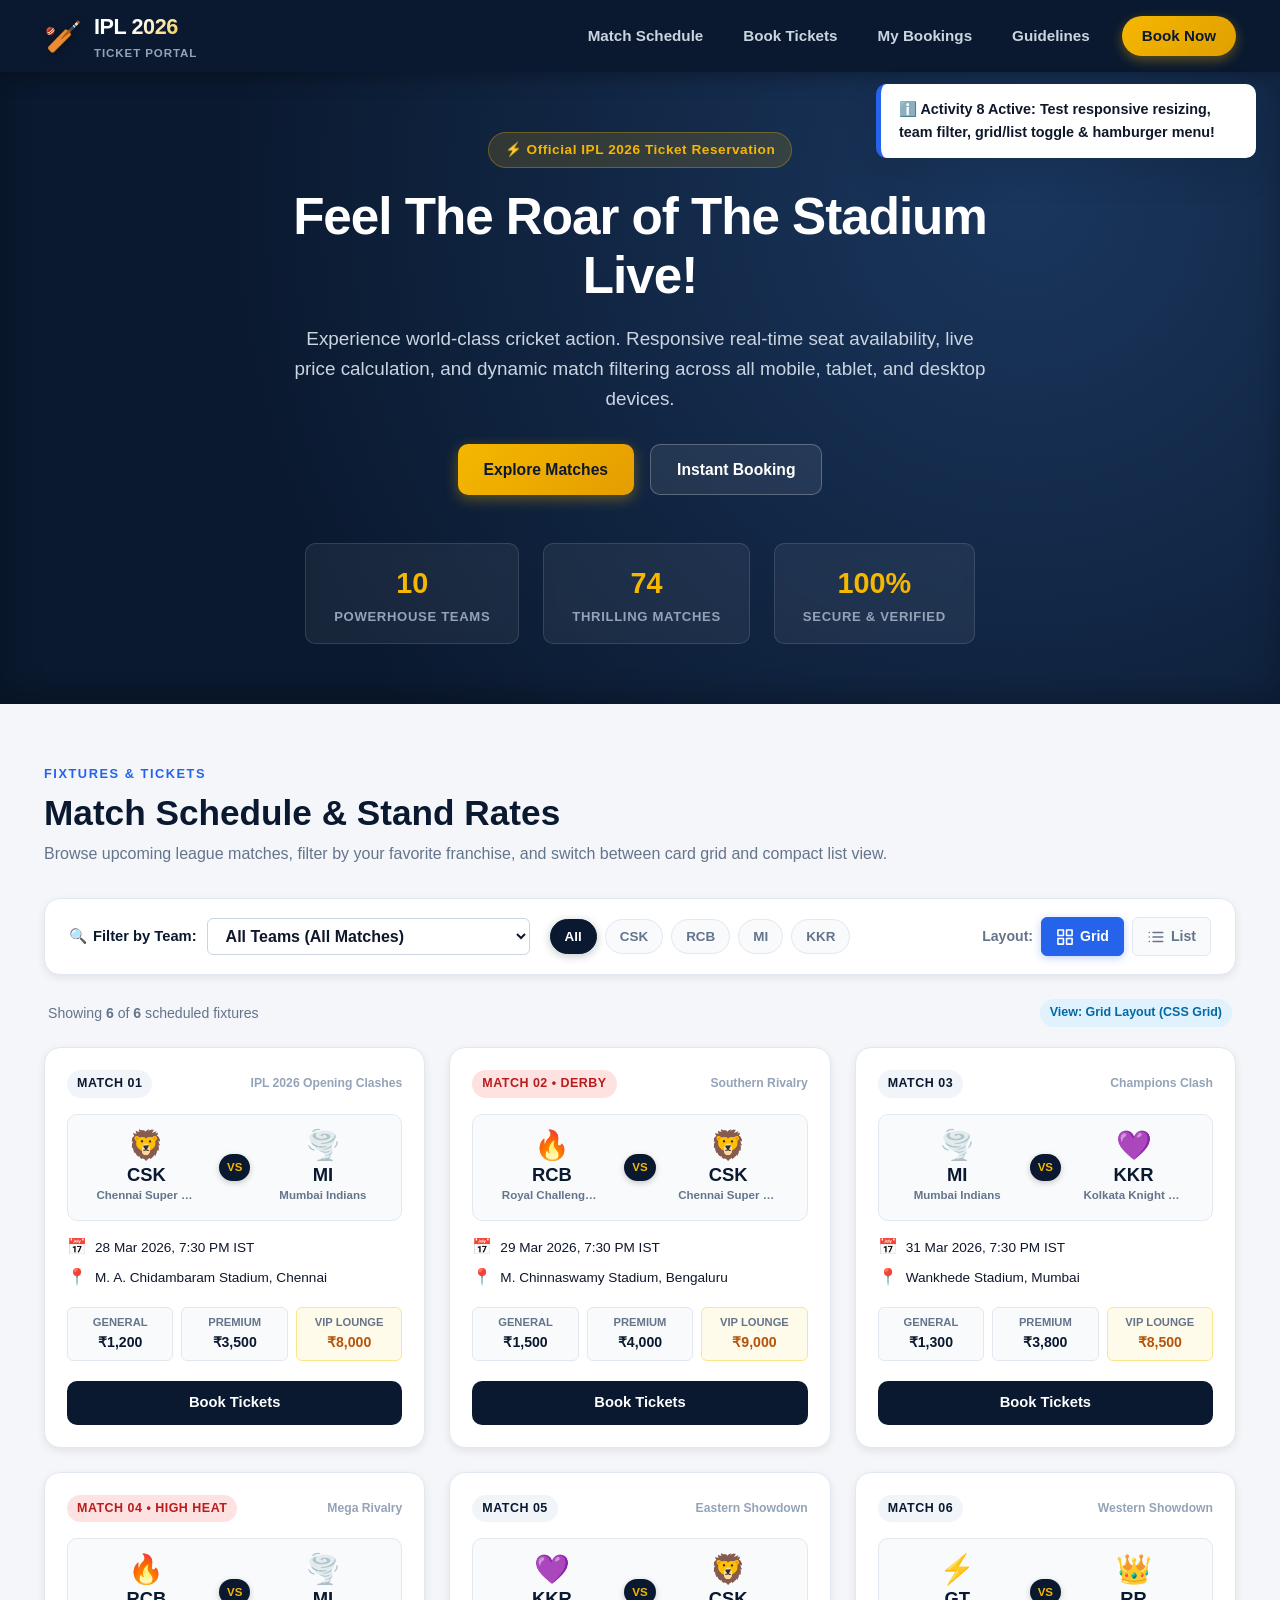
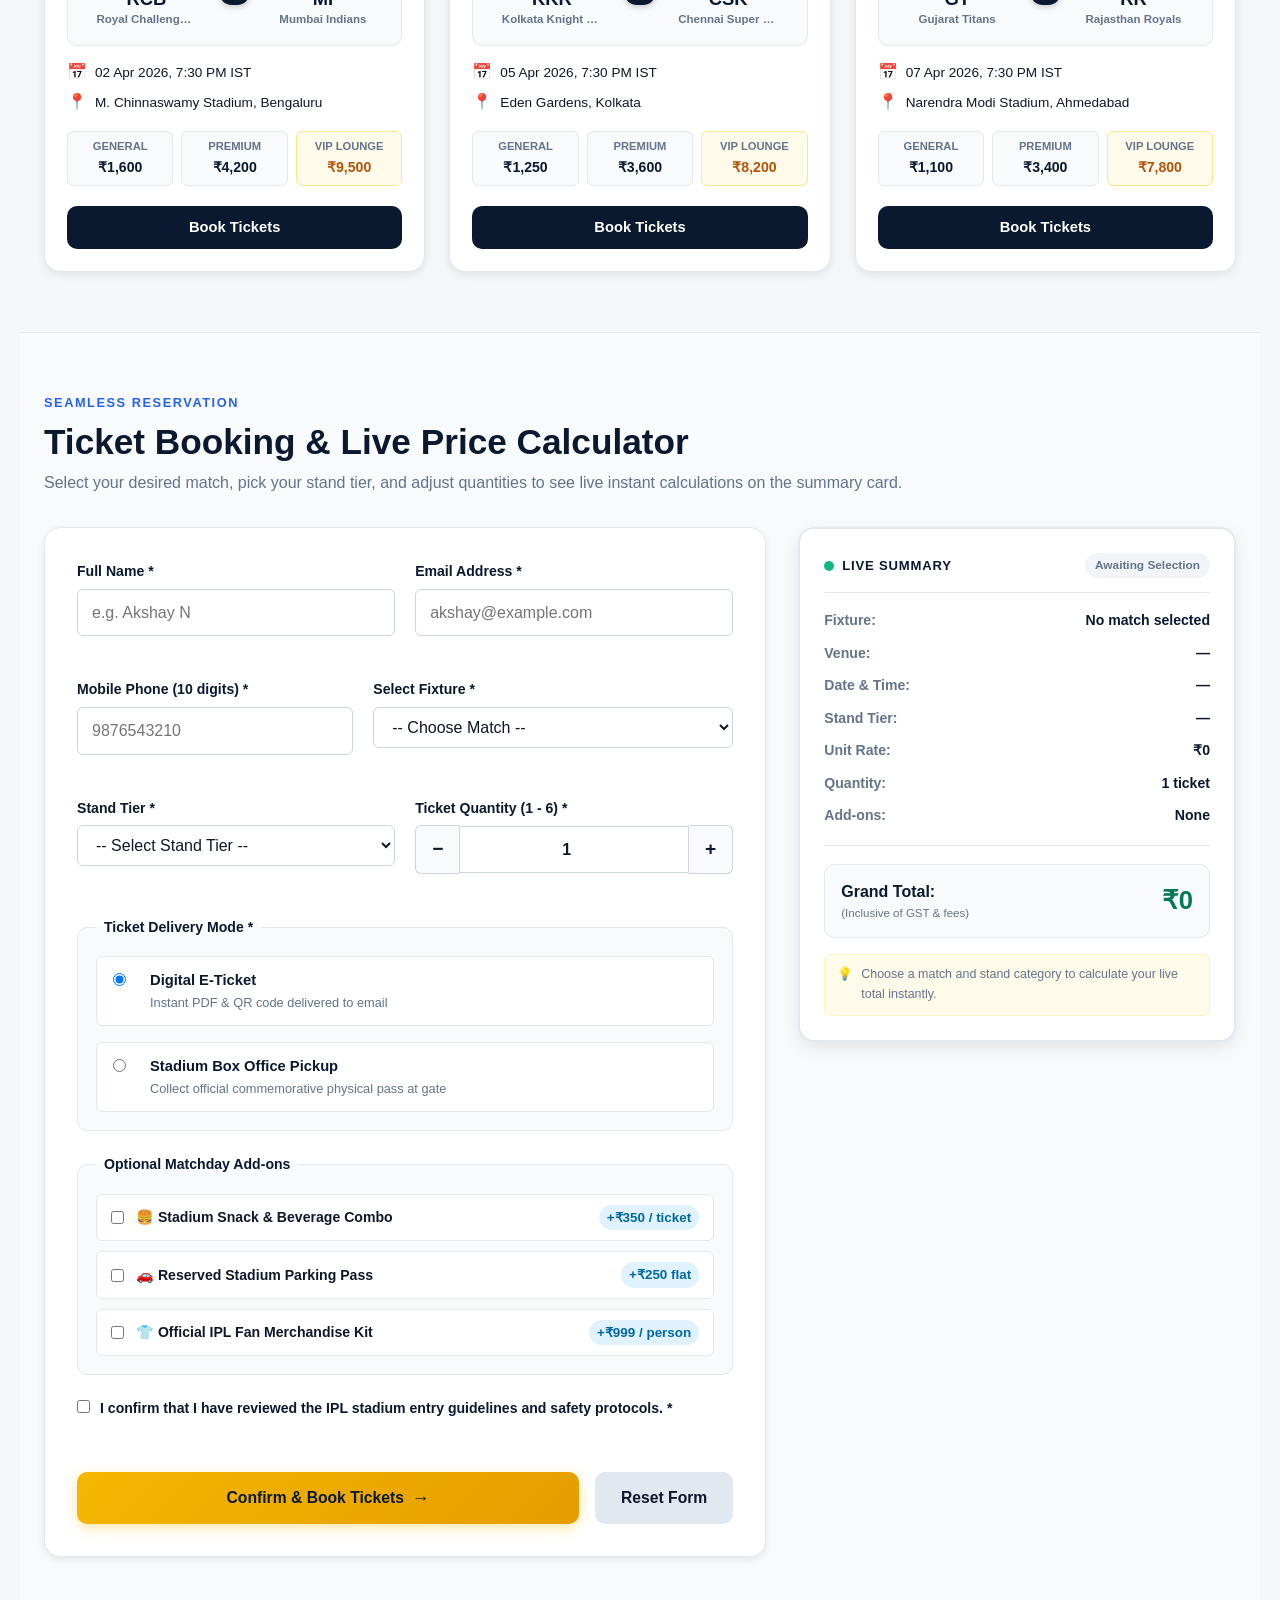
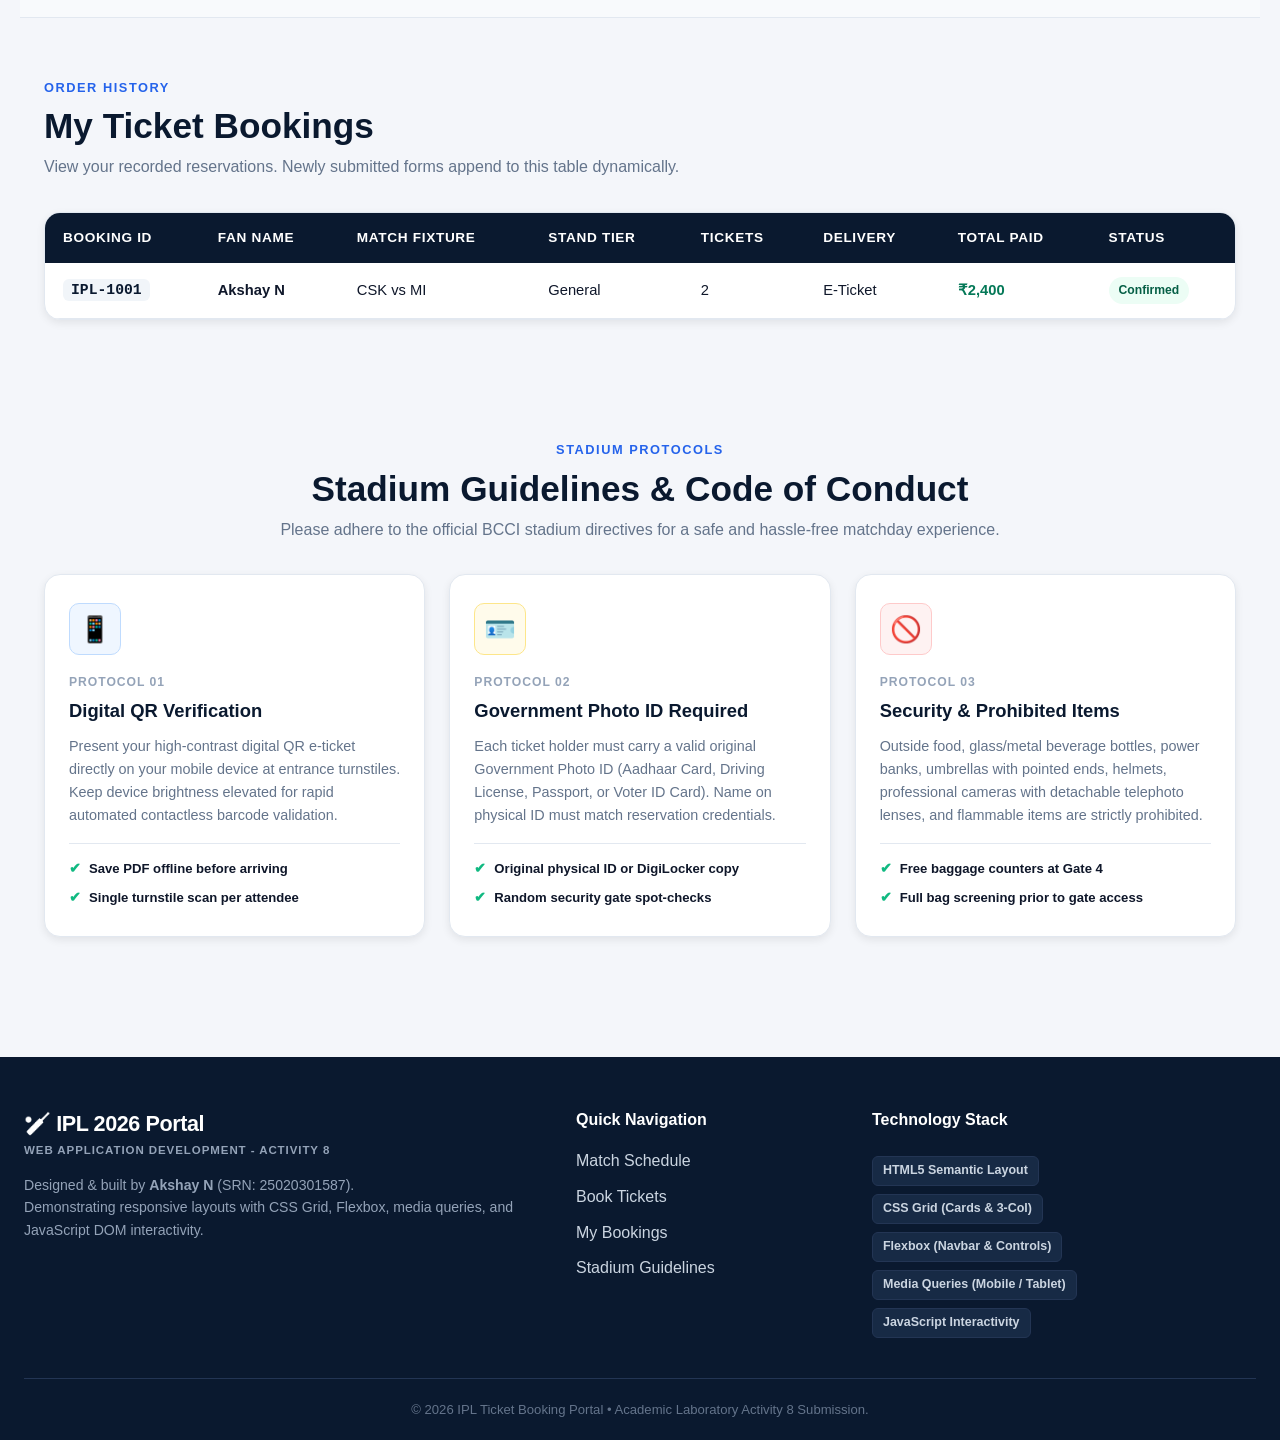
<file: activity 8/index.html>
<!DOCTYPE html>
<html lang="en">
<head>
  <meta charset="UTF-8">
  <meta name="viewport" content="width=device-width, initial-scale=1.0">
  <title>IPL 2026 Ticket Booking - Activity 8: Responsive Layout (CSS Grid &amp; Flexbox)</title>
  <link rel="stylesheet" href="styles.css">
</head>
<body>

  <!-- Toast Notification Container for User Feedback -->
  <div id="toast-container" class="toast-container" aria-live="polite" aria-atomic="true"></div>

  <!-- Header with Flexbox Navigation -->
  <header class="header">
    <nav class="navbar" aria-label="Main Navigation">
      <!-- Flex Item 1: Brand Logo & Title -->
      <a href="#hero" class="nav-brand">
        <span class="brand-icon">🏏</span>
        <div class="brand-text-group">
          <span class="brand-title">IPL 2026</span>
          <span class="brand-subtitle">Ticket Portal</span>
        </div>
      </a>

      <!-- Hamburger Menu Toggle Button (Visible on Mobile/Tablet via Media Query) -->
      <button class="hamburger" id="hamburger-btn" aria-label="Toggle navigation menu" aria-expanded="false" aria-controls="nav-links">
        <span class="hamburger-bar"></span>
        <span class="hamburger-bar"></span>
        <span class="hamburger-bar"></span>
      </button>

      <!-- Flex Item 2: Navigation Links (Collapses into Mobile Drawer on small screens) -->
      <ul class="nav-links" id="nav-links">
        <li><a href="#matches" class="nav-link">Match Schedule</a></li>
        <li><a href="#booking" class="nav-link">Book Tickets</a></li>
        <li><a href="#my-bookings" class="nav-link">My Bookings</a></li>
        <li><a href="#guidelines" class="nav-link">Guidelines</a></li>
        <li><a href="#booking" class="nav-link nav-cta-btn">Book Now</a></li>
      </ul>
    </nav>
  </header>

  <main>

    <!-- Hero / Banner Section -->
    <section class="hero" id="hero">
      <div class="hero-content">
        <span class="hero-badge">⚡ Official IPL 2026 Ticket Reservation</span>
        <h1>Feel The Roar of The Stadium Live!</h1>
        <p class="hero-description">
          Experience world-class cricket action. Responsive real-time seat availability, live price calculation, 
          and dynamic match filtering across all mobile, tablet, and desktop devices.
        </p>
        <div class="hero-actions">
          <a href="#matches" class="btn btn-primary">Explore Matches</a>
          <a href="#booking" class="btn btn-outline">Instant Booking</a>
        </div>
      </div>
      <div class="hero-stats">
        <div class="stat-card">
          <span class="stat-num">10</span>
          <span class="stat-label">Powerhouse Teams</span>
        </div>
        <div class="stat-card">
          <span class="stat-num">74</span>
          <span class="stat-label">Thrilling Matches</span>
        </div>
        <div class="stat-card">
          <span class="stat-num">100%</span>
          <span class="stat-label">Secure &amp; Verified</span>
        </div>
      </div>
    </section>

    <!-- Match Schedule Section: Featuring CSS Grid Cards, Team Filter & Grid/List View Toggle -->
    <section id="matches" class="section">
      <div class="section-title-wrap">
        <div>
          <span class="section-subtitle">FIXTURES &amp; TICKETS</span>
          <h2 class="section-title">Match Schedule &amp; Stand Rates</h2>
          <p class="section-desc">Browse upcoming league matches, filter by your favorite franchise, and switch between card grid and compact list view.</p>
        </div>
      </div>

      <!-- Controls Bar: Team Filter and View Switcher -->
      <div class="schedule-controls">
        <div class="filter-group">
          <label for="team-filter" class="control-label">
            <span class="control-icon">🔍</span> Filter by Team:
          </label>
          <select id="team-filter" class="form-select filter-select">
            <option value="all">All Teams (All Matches)</option>
            <option value="CSK">Chennai Super Kings (CSK)</option>
            <option value="MI">Mumbai Indians (MI)</option>
            <option value="RCB">Royal Challengers Bengaluru (RCB)</option>
            <option value="KKR">Kolkata Knight Riders (KKR)</option>
            <option value="GT">Gujarat Titans (GT)</option>
            <option value="RR">Rajasthan Royals (RR)</option>
          </select>
        </div>

        <!-- Team Quick Pill Filters -->
        <div class="quick-pills" id="quick-pills">
          <button type="button" class="pill-btn active" data-team="all">All</button>
          <button type="button" class="pill-btn" data-team="CSK">CSK</button>
          <button type="button" class="pill-btn" data-team="RCB">RCB</button>
          <button type="button" class="pill-btn" data-team="MI">MI</button>
          <button type="button" class="pill-btn" data-team="KKR">KKR</button>
        </div>

        <!-- Grid vs List View Toggle -->
        <div class="view-toggle-group">
          <span class="view-label">Layout:</span>
          <button type="button" id="grid-view-btn" class="toggle-btn active" title="Switch to Grid View" aria-pressed="true">
            <svg width="18" height="18" viewBox="0 0 24 24" fill="none" stroke="currentColor" stroke-width="2" stroke-linecap="round" stroke-linejoin="round">
              <rect x="3" y="3" width="7" height="7"></rect>
              <rect x="14" y="3" width="7" height="7"></rect>
              <rect x="14" y="14" width="7" height="7"></rect>
              <rect x="3" y="14" width="7" height="7"></rect>
            </svg>
            <span>Grid</span>
          </button>
          <button type="button" id="list-view-btn" class="toggle-btn" title="Switch to List View" aria-pressed="false">
            <svg width="18" height="18" viewBox="0 0 24 24" fill="none" stroke="currentColor" stroke-width="2" stroke-linecap="round" stroke-linejoin="round">
              <line x1="8" y1="6" x2="21" y2="6"></line>
              <line x1="8" y1="12" x2="21" y2="12"></line>
              <line x1="8" y1="18" x2="21" y2="18"></line>
              <line x1="3" y1="6" x2="3.01" y2="6"></line>
              <line x1="3" y1="12" x2="3.01" y2="12"></line>
              <line x1="3" y1="18" x2="3.01" y2="18"></line>
            </svg>
            <span>List</span>
          </button>
        </div>
      </div>

      <!-- Match Counter Indicator -->
      <div class="matches-status-bar">
        <span id="match-counter-text">Showing <strong>6</strong> of <strong>6</strong> scheduled fixtures</span>
        <span class="active-layout-badge" id="layout-badge">View: Grid Layout (CSS Grid)</span>
      </div>

      <!-- CSS Grid Container for Match Schedule Cards -->
      <div id="matches-container" class="matches-grid">
        
        <!-- Match Card 1 -->
        <article class="match-card" data-match-id="1" data-teams="CSK MI">
          <div class="card-top-bar">
            <span class="match-badge">Match 01</span>
            <span class="tournament-tag">IPL 2026 Opening Clashes</span>
          </div>
          <div class="teams-versus-container">
            <div class="team-block team-csk">
              <span class="team-symbol">🦁</span>
              <span class="team-code">CSK</span>
              <span class="team-full">Chennai Super Kings</span>
            </div>
            <div class="vs-badge">VS</div>
            <div class="team-block team-mi">
              <span class="team-symbol">🌪️</span>
              <span class="team-code">MI</span>
              <span class="team-full">Mumbai Indians</span>
            </div>
          </div>
          <div class="match-meta">
            <div class="meta-item">
              <span class="meta-icon">📅</span>
              <span class="meta-text">28 Mar 2026, 7:30 PM IST</span>
            </div>
            <div class="meta-item">
              <span class="meta-icon">📍</span>
              <span class="meta-text">M. A. Chidambaram Stadium, Chennai</span>
            </div>
          </div>
          <div class="card-pricing-grid">
            <div class="price-chip">
              <span class="stand-name">General</span>
              <span class="stand-cost">₹1,200</span>
            </div>
            <div class="price-chip">
              <span class="stand-name">Premium</span>
              <span class="stand-cost">₹3,500</span>
            </div>
            <div class="price-chip highlight-chip">
              <span class="stand-name">VIP Lounge</span>
              <span class="stand-cost">₹8,000</span>
            </div>
          </div>
          <div class="card-action">
            <button type="button" class="btn btn-book book-trigger" data-match-id="1" data-match-title="CSK vs MI">
              Book Tickets
            </button>
          </div>
        </article>

        <!-- Match Card 2 -->
        <article class="match-card" data-match-id="2" data-teams="RCB CSK">
          <div class="card-top-bar">
            <span class="match-badge highlight-badge">Match 02 &bull; Derby</span>
            <span class="tournament-tag">Southern Rivalry</span>
          </div>
          <div class="teams-versus-container">
            <div class="team-block team-rcb">
              <span class="team-symbol">🔥</span>
              <span class="team-code">RCB</span>
              <span class="team-full">Royal Challengers Bengaluru</span>
            </div>
            <div class="vs-badge">VS</div>
            <div class="team-block team-csk">
              <span class="team-symbol">🦁</span>
              <span class="team-code">CSK</span>
              <span class="team-full">Chennai Super Kings</span>
            </div>
          </div>
          <div class="match-meta">
            <div class="meta-item">
              <span class="meta-icon">📅</span>
              <span class="meta-text">29 Mar 2026, 7:30 PM IST</span>
            </div>
            <div class="meta-item">
              <span class="meta-icon">📍</span>
              <span class="meta-text">M. Chinnaswamy Stadium, Bengaluru</span>
            </div>
          </div>
          <div class="card-pricing-grid">
            <div class="price-chip">
              <span class="stand-name">General</span>
              <span class="stand-cost">₹1,500</span>
            </div>
            <div class="price-chip">
              <span class="stand-name">Premium</span>
              <span class="stand-cost">₹4,000</span>
            </div>
            <div class="price-chip highlight-chip">
              <span class="stand-name">VIP Lounge</span>
              <span class="stand-cost">₹9,000</span>
            </div>
          </div>
          <div class="card-action">
            <button type="button" class="btn btn-book book-trigger" data-match-id="2" data-match-title="RCB vs CSK">
              Book Tickets
            </button>
          </div>
        </article>

        <!-- Match Card 3 -->
        <article class="match-card" data-match-id="3" data-teams="MI KKR">
          <div class="card-top-bar">
            <span class="match-badge">Match 03</span>
            <span class="tournament-tag">Champions Clash</span>
          </div>
          <div class="teams-versus-container">
            <div class="team-block team-mi">
              <span class="team-symbol">🌪️</span>
              <span class="team-code">MI</span>
              <span class="team-full">Mumbai Indians</span>
            </div>
            <div class="vs-badge">VS</div>
            <div class="team-block team-kkr">
              <span class="team-symbol">💜</span>
              <span class="team-code">KKR</span>
              <span class="team-full">Kolkata Knight Riders</span>
            </div>
          </div>
          <div class="match-meta">
            <div class="meta-item">
              <span class="meta-icon">📅</span>
              <span class="meta-text">31 Mar 2026, 7:30 PM IST</span>
            </div>
            <div class="meta-item">
              <span class="meta-icon">📍</span>
              <span class="meta-text">Wankhede Stadium, Mumbai</span>
            </div>
          </div>
          <div class="card-pricing-grid">
            <div class="price-chip">
              <span class="stand-name">General</span>
              <span class="stand-cost">₹1,300</span>
            </div>
            <div class="price-chip">
              <span class="stand-name">Premium</span>
              <span class="stand-cost">₹3,800</span>
            </div>
            <div class="price-chip highlight-chip">
              <span class="stand-name">VIP Lounge</span>
              <span class="stand-cost">₹8,500</span>
            </div>
          </div>
          <div class="card-action">
            <button type="button" class="btn btn-book book-trigger" data-match-id="3" data-match-title="MI vs KKR">
              Book Tickets
            </button>
          </div>
        </article>

        <!-- Match Card 4 -->
        <article class="match-card" data-match-id="4" data-teams="RCB MI">
          <div class="card-top-bar">
            <span class="match-badge highlight-badge">Match 04 &bull; High Heat</span>
            <span class="tournament-tag">Mega Rivalry</span>
          </div>
          <div class="teams-versus-container">
            <div class="team-block team-rcb">
              <span class="team-symbol">🔥</span>
              <span class="team-code">RCB</span>
              <span class="team-full">Royal Challengers Bengaluru</span>
            </div>
            <div class="vs-badge">VS</div>
            <div class="team-block team-mi">
              <span class="team-symbol">🌪️</span>
              <span class="team-code">MI</span>
              <span class="team-full">Mumbai Indians</span>
            </div>
          </div>
          <div class="match-meta">
            <div class="meta-item">
              <span class="meta-icon">📅</span>
              <span class="meta-text">02 Apr 2026, 7:30 PM IST</span>
            </div>
            <div class="meta-item">
              <span class="meta-icon">📍</span>
              <span class="meta-text">M. Chinnaswamy Stadium, Bengaluru</span>
            </div>
          </div>
          <div class="card-pricing-grid">
            <div class="price-chip">
              <span class="stand-name">General</span>
              <span class="stand-cost">₹1,600</span>
            </div>
            <div class="price-chip">
              <span class="stand-name">Premium</span>
              <span class="stand-cost">₹4,200</span>
            </div>
            <div class="price-chip highlight-chip">
              <span class="stand-name">VIP Lounge</span>
              <span class="stand-cost">₹9,500</span>
            </div>
          </div>
          <div class="card-action">
            <button type="button" class="btn btn-book book-trigger" data-match-id="4" data-match-title="RCB vs MI">
              Book Tickets
            </button>
          </div>
        </article>

        <!-- Match Card 5 -->
        <article class="match-card" data-match-id="5" data-teams="KKR CSK">
          <div class="card-top-bar">
            <span class="match-badge">Match 05</span>
            <span class="tournament-tag">Eastern Showdown</span>
          </div>
          <div class="teams-versus-container">
            <div class="team-block team-kkr">
              <span class="team-symbol">💜</span>
              <span class="team-code">KKR</span>
              <span class="team-full">Kolkata Knight Riders</span>
            </div>
            <div class="vs-badge">VS</div>
            <div class="team-block team-csk">
              <span class="team-symbol">🦁</span>
              <span class="team-code">CSK</span>
              <span class="team-full">Chennai Super Kings</span>
            </div>
          </div>
          <div class="match-meta">
            <div class="meta-item">
              <span class="meta-icon">📅</span>
              <span class="meta-text">05 Apr 2026, 7:30 PM IST</span>
            </div>
            <div class="meta-item">
              <span class="meta-icon">📍</span>
              <span class="meta-text">Eden Gardens, Kolkata</span>
            </div>
          </div>
          <div class="card-pricing-grid">
            <div class="price-chip">
              <span class="stand-name">General</span>
              <span class="stand-cost">₹1,250</span>
            </div>
            <div class="price-chip">
              <span class="stand-name">Premium</span>
              <span class="stand-cost">₹3,600</span>
            </div>
            <div class="price-chip highlight-chip">
              <span class="stand-name">VIP Lounge</span>
              <span class="stand-cost">₹8,200</span>
            </div>
          </div>
          <div class="card-action">
            <button type="button" class="btn btn-book book-trigger" data-match-id="5" data-match-title="KKR vs CSK">
              Book Tickets
            </button>
          </div>
        </article>

        <!-- Match Card 6 -->
        <article class="match-card" data-match-id="6" data-teams="GT RR">
          <div class="card-top-bar">
            <span class="match-badge">Match 06</span>
            <span class="tournament-tag">Western Showdown</span>
          </div>
          <div class="teams-versus-container">
            <div class="team-block team-gt">
              <span class="team-symbol">⚡</span>
              <span class="team-code">GT</span>
              <span class="team-full">Gujarat Titans</span>
            </div>
            <div class="vs-badge">VS</div>
            <div class="team-block team-rr">
              <span class="team-symbol">👑</span>
              <span class="team-code">RR</span>
              <span class="team-full">Rajasthan Royals</span>
            </div>
          </div>
          <div class="match-meta">
            <div class="meta-item">
              <span class="meta-icon">📅</span>
              <span class="meta-text">07 Apr 2026, 7:30 PM IST</span>
            </div>
            <div class="meta-item">
              <span class="meta-icon">📍</span>
              <span class="meta-text">Narendra Modi Stadium, Ahmedabad</span>
            </div>
          </div>
          <div class="card-pricing-grid">
            <div class="price-chip">
              <span class="stand-name">General</span>
              <span class="stand-cost">₹1,100</span>
            </div>
            <div class="price-chip">
              <span class="stand-name">Premium</span>
              <span class="stand-cost">₹3,400</span>
            </div>
            <div class="price-chip highlight-chip">
              <span class="stand-name">VIP Lounge</span>
              <span class="stand-cost">₹7,800</span>
            </div>
          </div>
          <div class="card-action">
            <button type="button" class="btn btn-book book-trigger" data-match-id="6" data-match-title="GT vs RR">
              Book Tickets
            </button>
          </div>
        </article>

      </div>
      
      
      <!-- Empty state for zero filter matches -->
      <div id="no-matches-msg" class="no-matches-box" style="display: none;">
        <span class="empty-icon">🏏</span>
        <h3>No matches found</h3>
        <p>No fixtures found matching the selected team. Try choosing "All Teams".</p>
        <button type="button" class="btn btn-secondary" id="reset-filter-btn">Reset Filter</button>
      </div>
    </section>

    <!-- Ticket Booking Form & Live Interaction Section (2-Column CSS Grid on Desktop, 1-Col on Mobile) -->
    <section id="booking" class="section booking-section">
      <div class="section-title-wrap">
        <div>
          <span class="section-subtitle">SEAMLESS RESERVATION</span>
          <h2 class="section-title">Ticket Booking &amp; Live Price Calculator</h2>
          <p class="section-desc">Select your desired match, pick your stand tier, and adjust quantities to see live instant calculations on the summary card.</p>
        </div>
      </div>

      <div class="booking-layout-grid">
        <!-- Booking Form Container -->
        <div class="booking-form-wrapper">
          <form id="booking-form" novalidate>
            
            <div class="form-row">
              <div class="form-group">
                <label for="name">Full Name *</label>
                <input type="text" id="name" name="name" required minlength="3" maxlength="40"
                       placeholder="e.g. Akshay N" autocomplete="name">
                <span class="field-error" id="name-error"></span>
              </div>

              <div class="form-group">
                <label for="email">Email Address *</label>
                <input type="email" id="email" name="email" required 
                       placeholder="akshay@example.com" autocomplete="email">
                <span class="field-error" id="email-error"></span>
              </div>
            </div>

            <div class="form-row">
              <div class="form-group">
                <label for="phone">Mobile Phone (10 digits) *</label>
                <input type="tel" id="phone" name="phone" required minlength="10" maxlength="10"
                       pattern="[6-9][0-9]{9}" placeholder="9876543210" autocomplete="tel">
                <span class="field-error" id="phone-error"></span>
              </div>

              <div class="form-group">
                <label for="match">Select Fixture *</label>
                <select id="match" name="match" required>
                  <option value="">-- Choose Match --</option>
                  <option value="1">Match 1: CSK vs MI (Chennai - 28 Mar)</option>
                  <option value="2">Match 2: RCB vs CSK (Bengaluru - 29 Mar)</option>
                  <option value="3">Match 3: MI vs KKR (Mumbai - 31 Mar)</option>
                  <option value="4">Match 4: RCB vs MI (Bengaluru - 02 Apr)</option>
                  <option value="5">Match 5: KKR vs CSK (Kolkata - 05 Apr)</option>
                  <option value="6">Match 6: GT vs RR (Ahmedabad - 07 Apr)</option>
                </select>
                <span class="field-error" id="match-error"></span>
              </div>
            </div>

            <div class="form-row">
              <div class="form-group">
                <label for="stand">Stand Tier *</label>
                <select id="stand" name="stand" required>
                  <option value="">-- Select Stand Tier --</option>
                  <option value="General">General Stand</option>
                  <option value="Premium">Premium Stand</option>
                  <option value="VIP">VIP Lounge</option>
                </select>
                <span class="field-error" id="stand-error"></span>
              </div>

              <div class="form-group">
                <label for="tickets">Ticket Quantity (1 - 6) *</label>
                <div class="quantity-control-wrap">
                  <button type="button" class="qty-btn" id="qty-minus" aria-label="Decrease quantity">&minus;</button>
                  <input type="number" id="tickets" name="tickets" required min="1" max="6" value="1">
                  <button type="button" class="qty-btn" id="qty-plus" aria-label="Increase quantity">&#43;</button>
                </div>
                <span class="field-error" id="tickets-error"></span>
              </div>
            </div>

            <!-- Delivery Options -->
            <fieldset class="form-fieldset">
              <legend>Ticket Delivery Mode *</legend>
              <div class="radio-flex-group">
                <label class="radio-label">
                  <input type="radio" name="delivery" value="E-Ticket" checked>
                  <span class="radio-custom"></span>
                  <span class="radio-text">
                    <strong>Digital E-Ticket</strong>
                    <small>Instant PDF &amp; QR code delivered to email</small>
                  </span>
                </label>
                <label class="radio-label">
                  <input type="radio" name="delivery" value="Stadium Pickup">
                  <span class="radio-custom"></span>
                  <span class="radio-text">
                    <strong>Stadium Box Office Pickup</strong>
                    <small>Collect official commemorative physical pass at gate</small>
                  </span>
                </label>
              </div>
            </fieldset>

            <!-- Extras / Add-ons -->
            <fieldset class="form-fieldset">
              <legend>Optional Matchday Add-ons</legend>
              <div class="addon-grid">
                <label class="checkbox-addon-card">
                  <input type="checkbox" name="extras" value="Food Combo" data-price="350">
                  <div class="addon-info">
                    <span class="addon-title">🍔 Stadium Snack &amp; Beverage Combo</span>
                    <span class="addon-price">+₹350 / ticket</span>
                  </div>
                </label>
                <label class="checkbox-addon-card">
                  <input type="checkbox" name="extras" value="Parking Pass" data-price="250">
                  <div class="addon-info">
                    <span class="addon-title">🚗 Reserved Stadium Parking Pass</span>
                    <span class="addon-price">+₹250 flat</span>
                  </div>
                </label>
                <label class="checkbox-addon-card">
                  <input type="checkbox" name="extras" value="Official Jersey" data-price="999">
                  <div class="addon-info">
                    <span class="addon-title">👕 Official IPL Fan Merchandise Kit</span>
                    <span class="addon-price">+₹999 / person</span>
                  </div>
                </label>
              </div>
            </fieldset>

            <!-- Guidelines Agreement -->
            <div class="form-group checkbox-simple">
              <label class="terms-label">
                <input type="checkbox" id="agree" name="agree" required>
                <span>I confirm that I have reviewed the IPL stadium entry guidelines and safety protocols. *</span>
              </label>
              <span class="field-error" id="agree-error"></span>
            </div>

            <!-- Submit & Reset Buttons -->
            <div class="form-action-row">
              <button type="submit" id="submit-btn" class="btn btn-primary btn-submit">
                <span>Confirm &amp; Book Tickets</span>
                <span class="btn-arrow">&rarr;</span>
              </button>
              <button type="reset" id="reset-btn" class="btn btn-secondary">
                Reset Form
              </button>
            </div>
          </form>
        </div>

        <!-- Live Calculation Summary Card (Sticky Flex/Grid child) -->
        <aside class="booking-summary-wrapper" id="summary-section">
          <div class="summary-card" id="booking-summary-card">
            <div class="summary-top">
              <div class="summary-title-badge">
                <span class="live-pulse"></span>
                <span>LIVE SUMMARY</span>
              </div>
              <span class="summary-state-pill" id="summary-state-pill">Awaiting Selection</span>
            </div>

            <div class="summary-details">
              <div class="summary-item">
                <span class="summary-label">Fixture:</span>
                <span class="summary-val" id="summary-match">No match selected</span>
              </div>
              <div class="summary-item">
                <span class="summary-label">Venue:</span>
                <span class="summary-val" id="summary-venue">—</span>
              </div>
              <div class="summary-item">
                <span class="summary-label">Date &amp; Time:</span>
                <span class="summary-val" id="summary-datetime">—</span>
              </div>
              <div class="summary-item">
                <span class="summary-label">Stand Tier:</span>
                <span class="summary-val" id="summary-stand">—</span>
              </div>
              <div class="summary-item">
                <span class="summary-label">Unit Rate:</span>
                <span class="summary-val" id="summary-unit-price">₹0</span>
              </div>
              <div class="summary-item">
                <span class="summary-label">Quantity:</span>
                <span class="summary-val" id="summary-quantity">1 ticket</span>
              </div>
              <div class="summary-item">
                <span class="summary-label">Add-ons:</span>
                <span class="summary-val" id="summary-addons">None</span>
              </div>

              <div class="summary-divider"></div>

              <div class="summary-total-container">
                <div class="total-label-box">
                  <span class="total-label">Grand Total:</span>
                  <span class="tax-note">(Inclusive of GST &amp; fees)</span>
                </div>
                <div class="total-amount" id="summary-total-price">₹0</div>
              </div>
            </div>

            <div class="summary-tip">
              <span class="tip-icon">💡</span>
              <span id="summary-tip-text">Choose a match and stand category to calculate your live total instantly.</span>
            </div>
          </div>
        </aside>

      </div>
    </section>

    <!-- My Ticket Bookings Section -->
    <section id="my-bookings" class="section">
      <div class="section-title-wrap">
        <div>
          <span class="section-subtitle">ORDER HISTORY</span>
          <h2 class="section-title">My Ticket Bookings</h2>
          <p class="section-desc">View your recorded reservations. Newly submitted forms append to this table dynamically.</p>
        </div>
      </div>

      <div class="table-responsive-wrapper">
        <table class="data-table" id="bookings-table">
          <thead>
            <tr>
              <th>Booking ID</th>
              <th>Fan Name</th>
              <th>Match Fixture</th>
              <th>Stand Tier</th>
              <th>Tickets</th>
              <th>Delivery</th>
              <th>Total Paid</th>
              <th>Status</th>
            </tr>
          </thead>
          <tbody id="bookings-body">
            <tr>
              <td><span class="id-tag">IPL-1001</span></td>
              <td><strong>Akshay N</strong></td>
              <td>CSK vs MI</td>
              <td>General</td>
              <td>2</td>
              <td>E-Ticket</td>
              <td><span class="price-val">₹2,400</span></td>
              <td><span class="badge badge-success">Confirmed</span></td>
            </tr>
          </tbody>
        </table>
      </div>
    </section>

    <!-- Guidelines Section: Displayed as 3-Column CSS Grid Section -->
    <section id="guidelines" class="section guidelines-section">
      <div class="section-title-wrap center-header">
        <span class="section-subtitle">STADIUM PROTOCOLS</span>
        <h2 class="section-title">Stadium Guidelines &amp; Code of Conduct</h2>
        <p class="section-desc">Please adhere to the official BCCI stadium directives for a safe and hassle-free matchday experience.</p>
      </div>

      <!-- 3-Column CSS Grid (Reflows to 1-column on mobile & tablet) -->
      <div class="guidelines-grid">
        
        <!-- Guideline Card 1 -->
        <article class="guideline-card">
          <div class="guideline-icon-wrapper icon-blue">
            <span class="guideline-icon">📱</span>
          </div>
          <span class="guideline-step">Protocol 01</span>
          <h3 class="guideline-title">Digital QR Verification</h3>
          <p class="guideline-text">
            Present your high-contrast digital QR e-ticket directly on your mobile device at entrance turnstiles.
            Keep device brightness elevated for rapid automated contactless barcode validation.
          </p>
          <ul class="guideline-checklist">
            <li>Save PDF offline before arriving</li>
            <li>Single turnstile scan per attendee</li>
          </ul>
        </article>

        <!-- Guideline Card 2 -->
        <article class="guideline-card">
          <div class="guideline-icon-wrapper icon-gold">
            <span class="guideline-icon">🪪</span>
          </div>
          <span class="guideline-step">Protocol 02</span>
          <h3 class="guideline-title">Government Photo ID Required</h3>
          <p class="guideline-text">
            Each ticket holder must carry a valid original Government Photo ID (Aadhaar Card, Driving License, 
            Passport, or Voter ID Card). Name on physical ID must match reservation credentials.
          </p>
          <ul class="guideline-checklist">
            <li>Original physical ID or DigiLocker copy</li>
            <li>Random security gate spot-checks</li>
          </ul>
        </article>

        <!-- Guideline Card 3 -->
        <article class="guideline-card">
          <div class="guideline-icon-wrapper icon-red">
            <span class="guideline-icon">🚫</span>
          </div>
          <span class="guideline-step">Protocol 03</span>
          <h3 class="guideline-title">Security &amp; Prohibited Items</h3>
          <p class="guideline-text">
            Outside food, glass/metal beverage bottles, power banks, umbrellas with pointed ends, helmets, 
            professional cameras with detachable telephoto lenses, and flammable items are strictly prohibited.
          </p>
          <ul class="guideline-checklist">
            <li>Free baggage counters at Gate 4</li>
            <li>Full bag screening prior to gate access</li>
          </ul>
        </article>

      </div>
    </section>

  </main>

  <!-- Footer -->
  <footer class="footer">
    <div class="footer-container">
      <div class="footer-brand">
        <div class="brand-text-group">
          <span class="brand-title">🏏 IPL 2026 Portal</span>
          <span class="brand-subtitle">Web Application Development - Activity 8</span>
        </div>
        <p class="footer-copy">
          Designed &amp; built by <strong>Akshay N</strong> (SRN: 25020301587).<br>
          Demonstrating responsive layouts with CSS Grid, Flexbox, media queries, and JavaScript DOM interactivity.
        </p>
      </div>
      <div class="footer-links">
        <h4>Quick Navigation</h4>
        <ul>
          <li><a href="#matches">Match Schedule</a></li>
          <li><a href="#booking">Book Tickets</a></li>
          <li><a href="#my-bookings">My Bookings</a></li>
          <li><a href="#guidelines">Stadium Guidelines</a></li>
        </ul>
      </div>
      <div class="footer-meta">
        <h4>Technology Stack</h4>
        <span class="tech-tag">HTML5 Semantic Layout</span>
        <span class="tech-tag">CSS Grid (Cards &amp; 3-Col)</span>
        <span class="tech-tag">Flexbox (Navbar &amp; Controls)</span>
        <span class="tech-tag">Media Queries (Mobile / Tablet)</span>
        <span class="tech-tag">JavaScript Interactivity</span>
      </div>
    </div>
    <div class="footer-bottom">
      <p>&copy; 2026 IPL Ticket Booking Portal &bull; Academic Laboratory Activity 8 Submission.</p>
    </div>
  </footer>

  <!-- Activity 8 JavaScript -->
  <script src="app.js"></script>
</body>
</html>
</file>
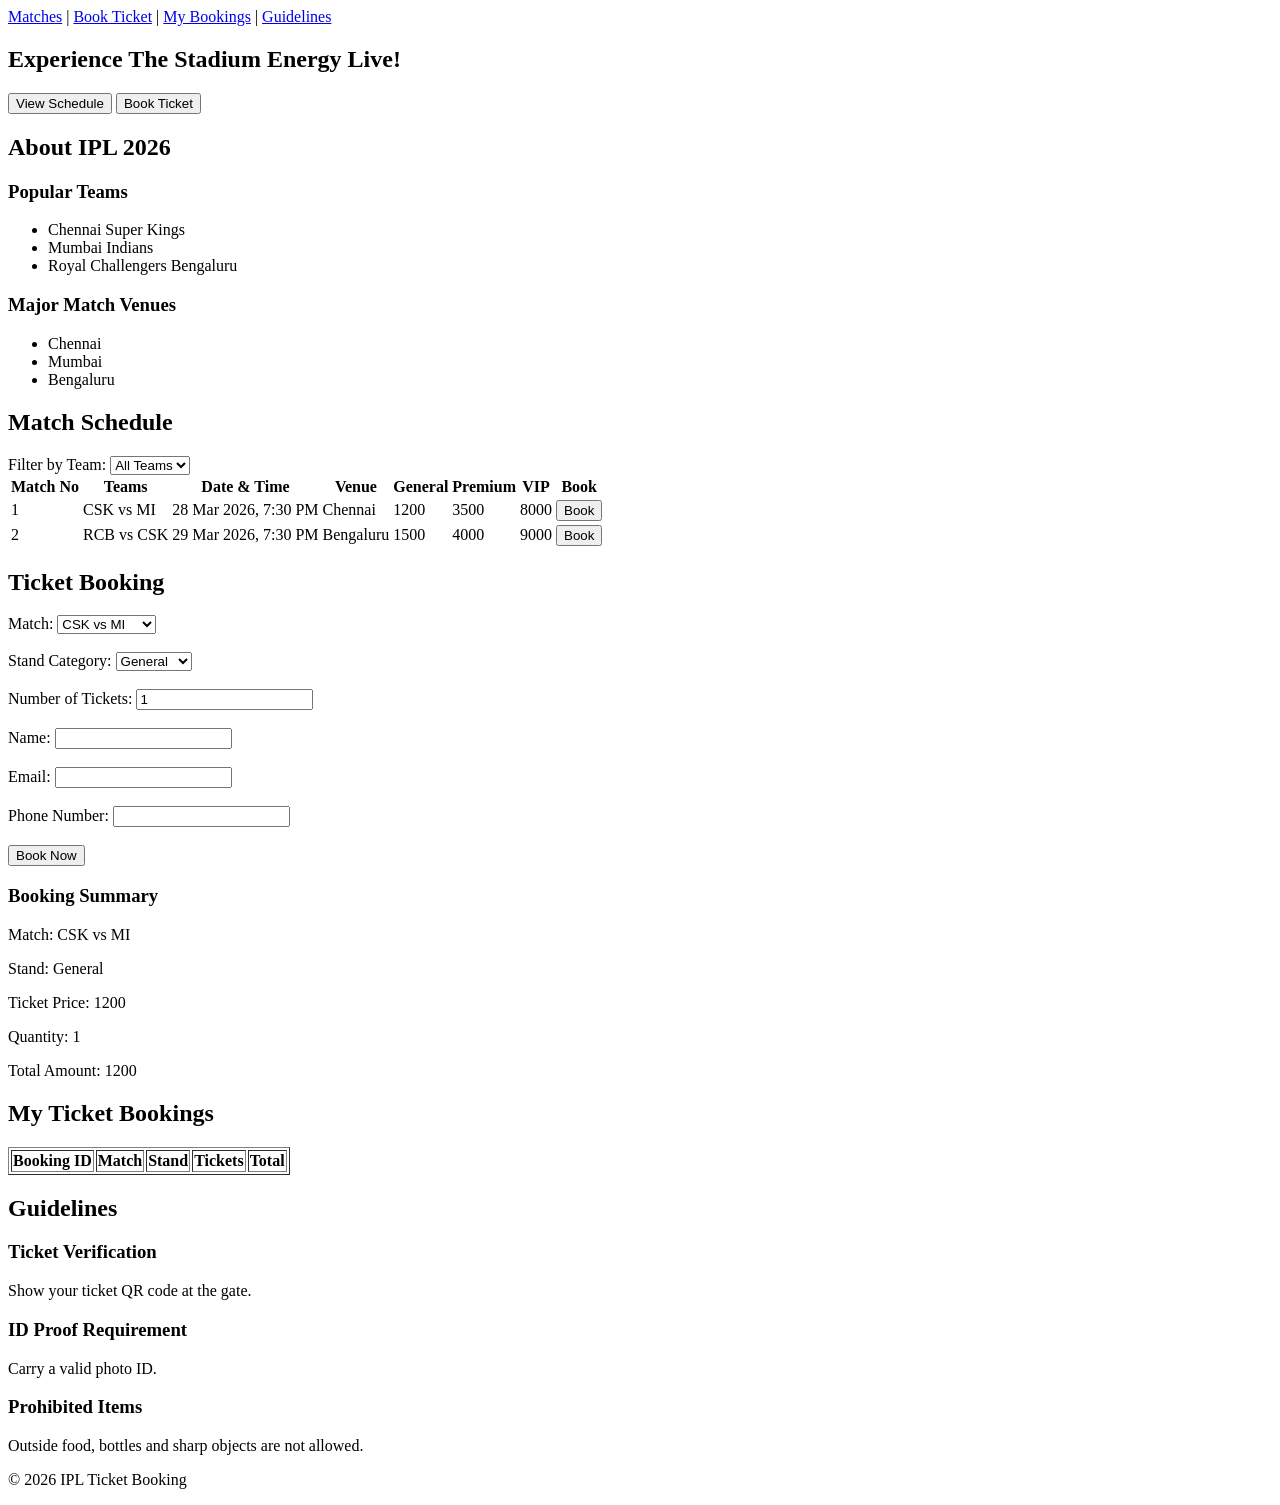
<file: activity 1/activity 1.html>
<!DOCTYPE html>
<html lang="en">
<head>
  <meta charset="UTF-8">
  <meta name="viewport" content="width=device-width, initial-scale=1">
  <title>IPL 2026 Ticket Booking</title>
</head>
<body>

  <!-- Navigation bar -->
  <header>
    <nav>
      <a href="#matches">Matches</a> |
      <a href="#booking">Book Ticket</a> |
      <a href="#my-bookings">My Bookings</a> |
      <a href="#guidelines">Guidelines</a>
    </nav>
  </header>

  <main>

    <!-- Banner / Hero -->
    <section>
      <h1>Experience The Stadium Energy Live!</h1>
      <a href="#matches"><button>View Schedule</button></a>
      <a href="#booking"><button>Book Ticket</button></a>
    </section>

    <!-- About IPL 2026 -->
    <section>
      <h2>About IPL 2026</h2>
      <h3>Popular Teams</h3>
      <ul>
        <li>Chennai Super Kings</li>
        <li>Mumbai Indians</li>
        <li>Royal Challengers Bengaluru</li>
      </ul>
      <h3>Major Match Venues</h3>
      <ul>
        <li>Chennai</li>
        <li>Mumbai</li>
        <li>Bengaluru</li>
      </ul>
    </section>

    <!-- Match Schedule -->
    <section id="matches">
      <h2>Match Schedule</h2>

      <!-- Team filter -->
      <label>Filter by Team:</label>
      <select>
        <option>All Teams</option>
        <option>CSK</option>
        <option>MI</option>
        <option>RCB</option>
      </select>

      <table>
        <tr>
          <th>Match No</th>
          <th>Teams</th>
          <th>Date &amp; Time</th>
          <th>Venue</th>
          <th>General</th>
          <th>Premium</th>
          <th>VIP</th>
          <th>Book</th>
        </tr>
        <tr>
          <td>1</td>
          <td>CSK vs MI</td>
          <td>28 Mar 2026, 7:30 PM</td>
          <td>Chennai</td>
          <td>1200</td>
          <td>3500</td>
          <td>8000</td>
          <td><a href="#booking"><button>Book</button></a></td>
        </tr>
        <tr>
          <td>2</td>
          <td>RCB vs CSK</td>
          <td>29 Mar 2026, 7:30 PM</td>
          <td>Bengaluru</td>
          <td>1500</td>
          <td>4000</td>
          <td>9000</td>
          <td><a href="#booking"><button>Book</button></a></td>
        </tr>
      </table>
    </section>

    <!-- Ticket Booking Form + Booking Summary -->
    <section id="booking">
      <h2>Ticket Booking</h2>

      <form>
        <label>Match:</label>
        <select>
          <option>CSK vs MI</option>
          <option>RCB vs CSK</option>
        </select>
        <br><br>

        <label>Stand Category:</label>
        <select>
          <option>General</option>
          <option>Premium</option>
          <option>VIP</option>
        </select>
        <br><br>

        <label>Number of Tickets:</label>
        <input type="number" min="1" value="1">
        <br><br>

        <label>Name:</label>
        <input type="text">
        <br><br>

        <label>Email:</label>
        <input type="email">
        <br><br>

        <label>Phone Number:</label>
        <input type="tel">
        <br><br>

        <button type="submit">Book Now</button>
      </form>

      <!-- Booking Summary Card -->
      <aside>
        <h3>Booking Summary</h3>
        <p>Match: CSK vs MI</p>
        <p>Stand: General</p>
        <p>Ticket Price: 1200</p>
        <p>Quantity: 1</p>
        <p>Total Amount: 1200</p>
      </aside>
    </section>

    <!-- My Ticket Bookings -->
    <section id="my-bookings">
      <h2>My Ticket Bookings</h2>
      <table border="1">
        <tr>
          <th>Booking ID</th>
          <th>Match</th>
          <th>Stand</th>
          <th>Tickets</th>
          <th>Total</th>
        </tr>
      </table>
    </section>

    <!-- Guidelines -->
    <section id="guidelines">
      <h2>Guidelines</h2>
      <article>
        <h3>Ticket Verification</h3>
        <p>Show your ticket QR code at the gate.</p>
      </article>
      <article>
        <h3>ID Proof Requirement</h3>
        <p>Carry a valid photo ID.</p>
      </article>
      <article>
        <h3>Prohibited Items</h3>
        <p>Outside food, bottles and sharp objects are not allowed.</p>
      </article>
    </section>

  </main>

  <!-- Footer -->
  <footer>
    <p>&copy; 2026 IPL Ticket Booking</p>
  </footer>

</body>
</html>
</file>
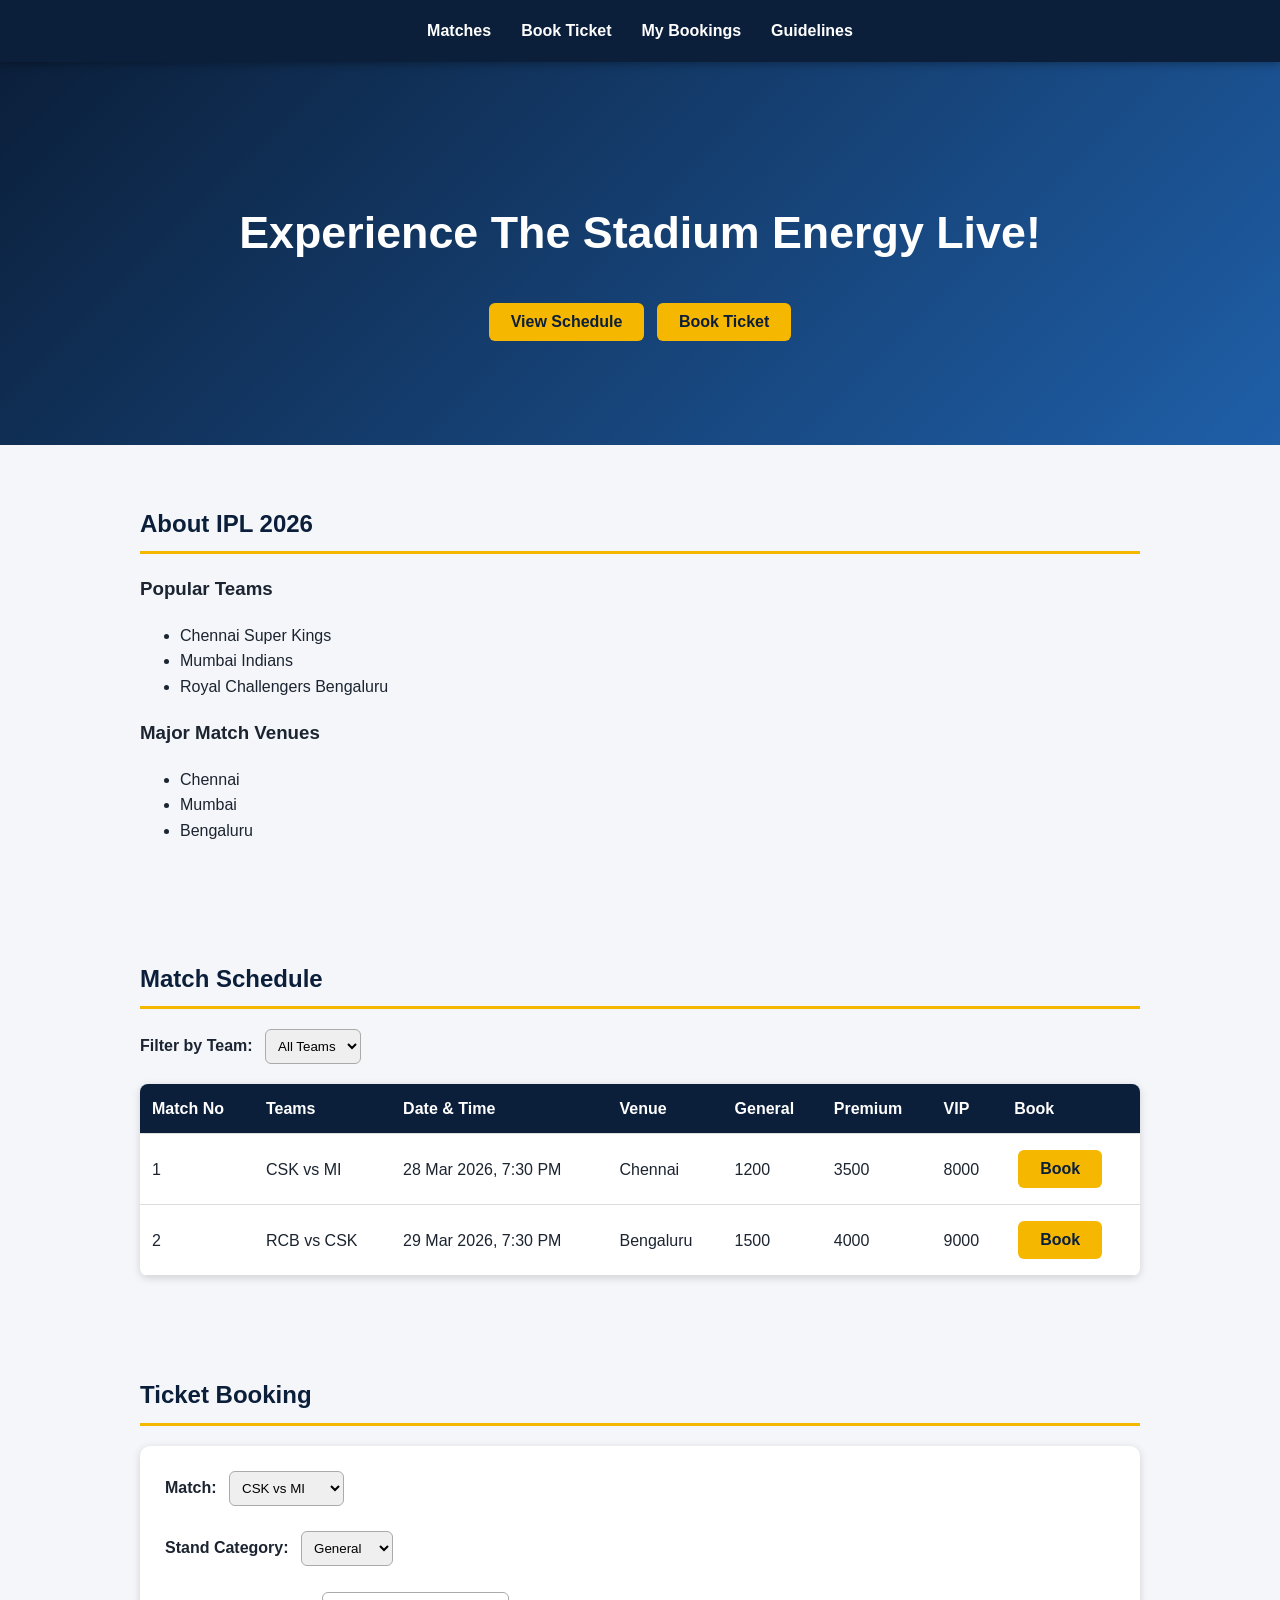
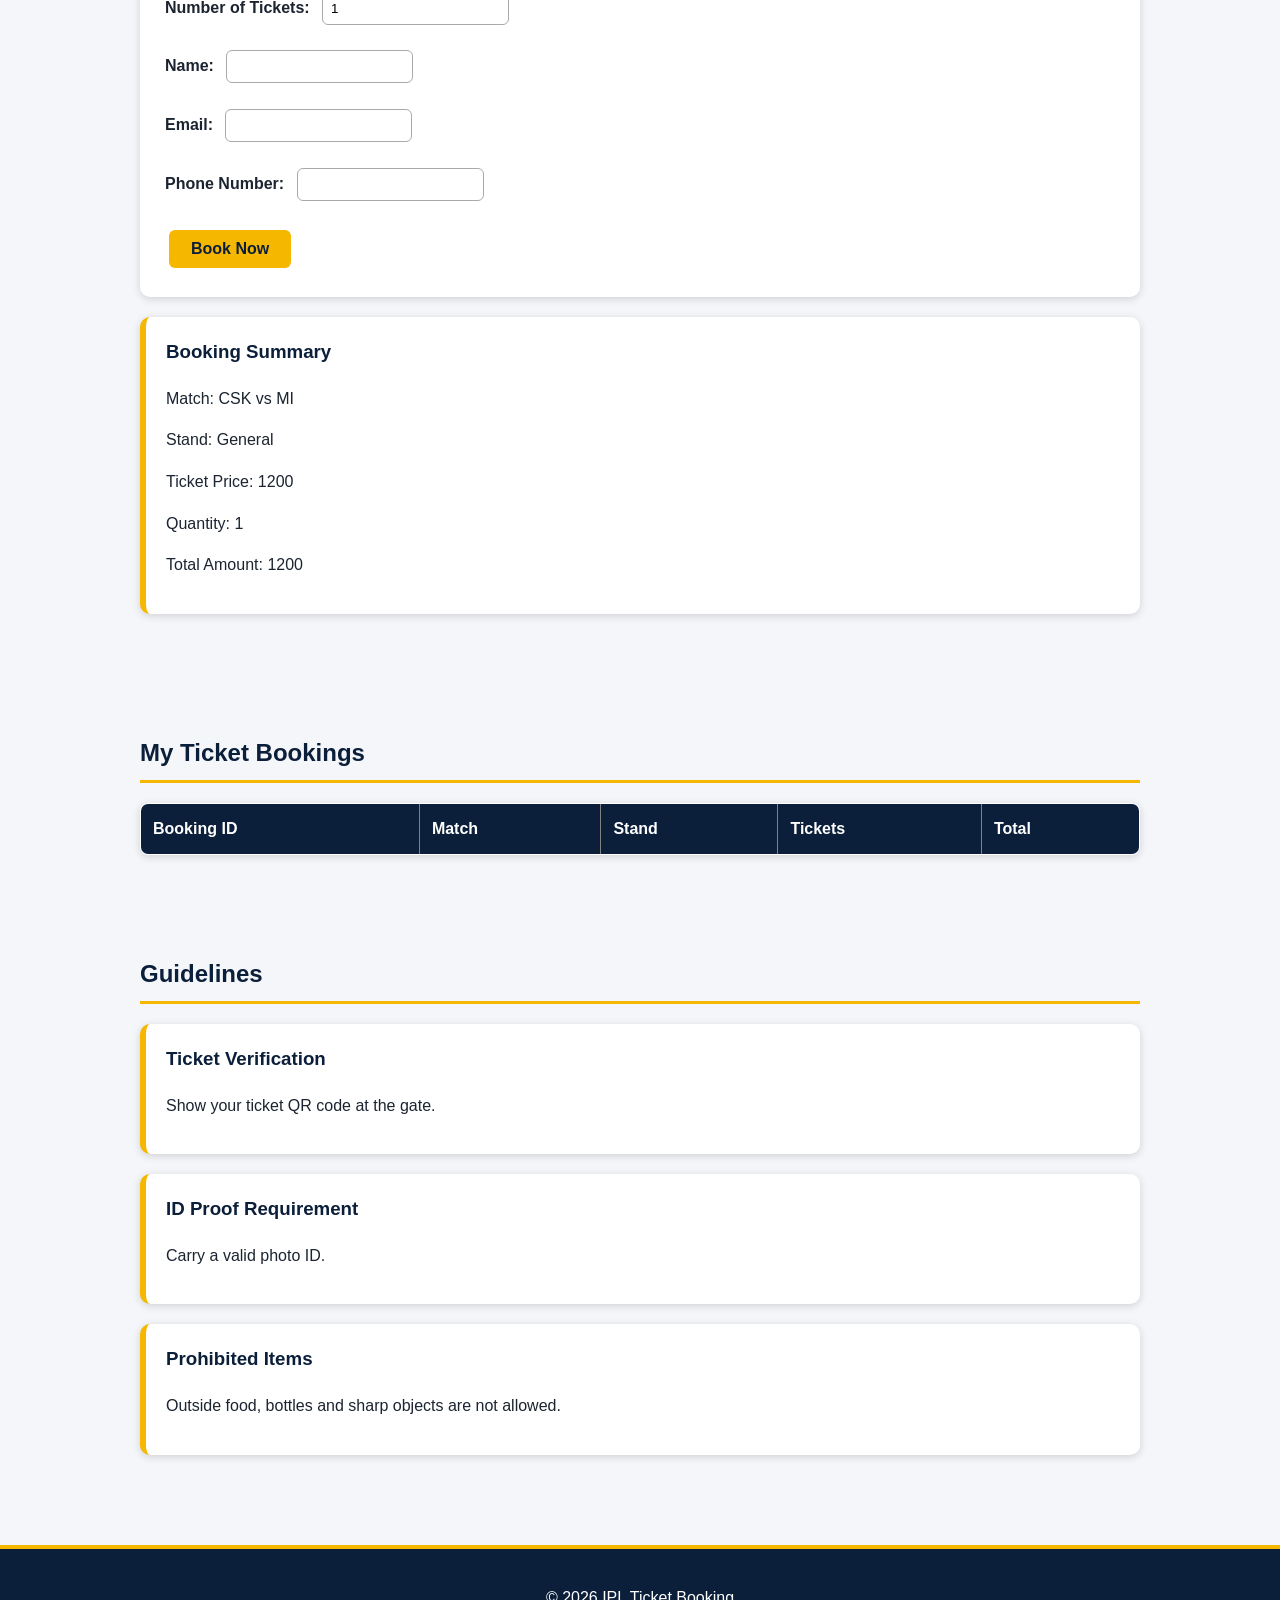
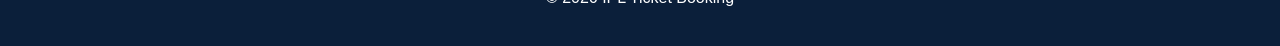
<file: activity 2/activity 2.html>
<!DOCTYPE html>
<html lang="en">
<head>
  <meta charset="UTF-8">
  <meta name="viewport" content="width=device-width, initial-scale=1">
  <title>IPL 2026 Ticket Booking</title>
  <link rel="stylesheet" href="styles.css">
</head>
<body>

  <!-- Navigation bar -->
  <header>
    <nav>
      <a href="#matches">Matches</a>
      <a href="#booking">Book Ticket</a>
      <a href="#my-bookings">My Bookings</a>
      <a href="#guidelines">Guidelines</a>
    </nav>
  </header>

  <main>

    <!-- Banner / Hero -->
    <section class="hero">
      <h1>Experience The Stadium Energy Live!</h1>
      <a href="#matches"><button>View Schedule</button></a>
      <a href="#booking"><button>Book Ticket</button></a>
    </section>

    <!-- About IPL 2026 -->
    <section>
      <h2>About IPL 2026</h2>
      <h3>Popular Teams</h3>
      <ul>
        <li>Chennai Super Kings</li>
        <li>Mumbai Indians</li>
        <li>Royal Challengers Bengaluru</li>
      </ul>
      <h3>Major Match Venues</h3>
      <ul>
        <li>Chennai</li>
        <li>Mumbai</li>
        <li>Bengaluru</li>
      </ul>
    </section>

    <!-- Match Schedule -->
    <section id="matches">
      <h2>Match Schedule</h2>

      <!-- Team filter -->
      <label>Filter by Team:</label>
      <select>
        <option>All Teams</option>
        <option>CSK</option>
        <option>MI</option>
        <option>RCB</option>
      </select>

      <table>
        <tr>
          <th>Match No</th>
          <th>Teams</th>
          <th>Date &amp; Time</th>
          <th>Venue</th>
          <th>General</th>
          <th>Premium</th>
          <th>VIP</th>
          <th>Book</th>
        </tr>
        <tr>
          <td>1</td>
          <td>CSK vs MI</td>
          <td>28 Mar 2026, 7:30 PM</td>
          <td>Chennai</td>
          <td>1200</td>
          <td>3500</td>
          <td>8000</td>
          <td><a href="#booking"><button>Book</button></a></td>
        </tr>
        <tr>
          <td>2</td>
          <td>RCB vs CSK</td>
          <td>29 Mar 2026, 7:30 PM</td>
          <td>Bengaluru</td>
          <td>1500</td>
          <td>4000</td>
          <td>9000</td>
          <td><a href="#booking"><button>Book</button></a></td>
        </tr>
      </table>
    </section>

    <!-- Ticket Booking Form + Booking Summary -->
    <section id="booking">
      <h2>Ticket Booking</h2>

      <form>
        <label>Match:</label>
        <select>
          <option>CSK vs MI</option>
          <option>RCB vs CSK</option>
        </select>
        <br><br>

        <label>Stand Category:</label>
        <select>
          <option>General</option>
          <option>Premium</option>
          <option>VIP</option>
        </select>
        <br><br>

        <label>Number of Tickets:</label>
        <input type="number" min="1" value="1">
        <br><br>

        <label>Name:</label>
        <input type="text">
        <br><br>

        <label>Email:</label>
        <input type="email">
        <br><br>

        <label>Phone Number:</label>
        <input type="tel">
        <br><br>

        <button type="submit">Book Now</button>
      </form>

      <!-- Booking Summary Card -->
      <aside class="card">
        <h3>Booking Summary</h3>
        <p>Match: CSK vs MI</p>
        <p>Stand: General</p>
        <p>Ticket Price: 1200</p>
        <p>Quantity: 1</p>
        <p>Total Amount: 1200</p>
      </aside>
    </section>

    <!-- My Ticket Bookings -->
    <section id="my-bookings">
      <h2>My Ticket Bookings</h2>
      <table border="1">
        <tr>
          <th>Booking ID</th>
          <th>Match</th>
          <th>Stand</th>
          <th>Tickets</th>
          <th>Total</th>
        </tr>
      </table>
    </section>

    <!-- Guidelines -->
    <section id="guidelines">
      <h2>Guidelines</h2>
      <article class="card">
        <h3>Ticket Verification</h3>
        <p>Show your ticket QR code at the gate.</p>
      </article>
      <article class="card">
        <h3>ID Proof Requirement</h3>
        <p>Carry a valid photo ID.</p>
      </article>
      <article class="card">
        <h3>Prohibited Items</h3>
        <p>Outside food, bottles and sharp objects are not allowed.</p>
      </article>
    </section>

  </main>

  <!-- Footer -->
  <footer>
    <p>&copy; 2026 IPL Ticket Booking</p>
  </footer>

</body>
</html>
</file>
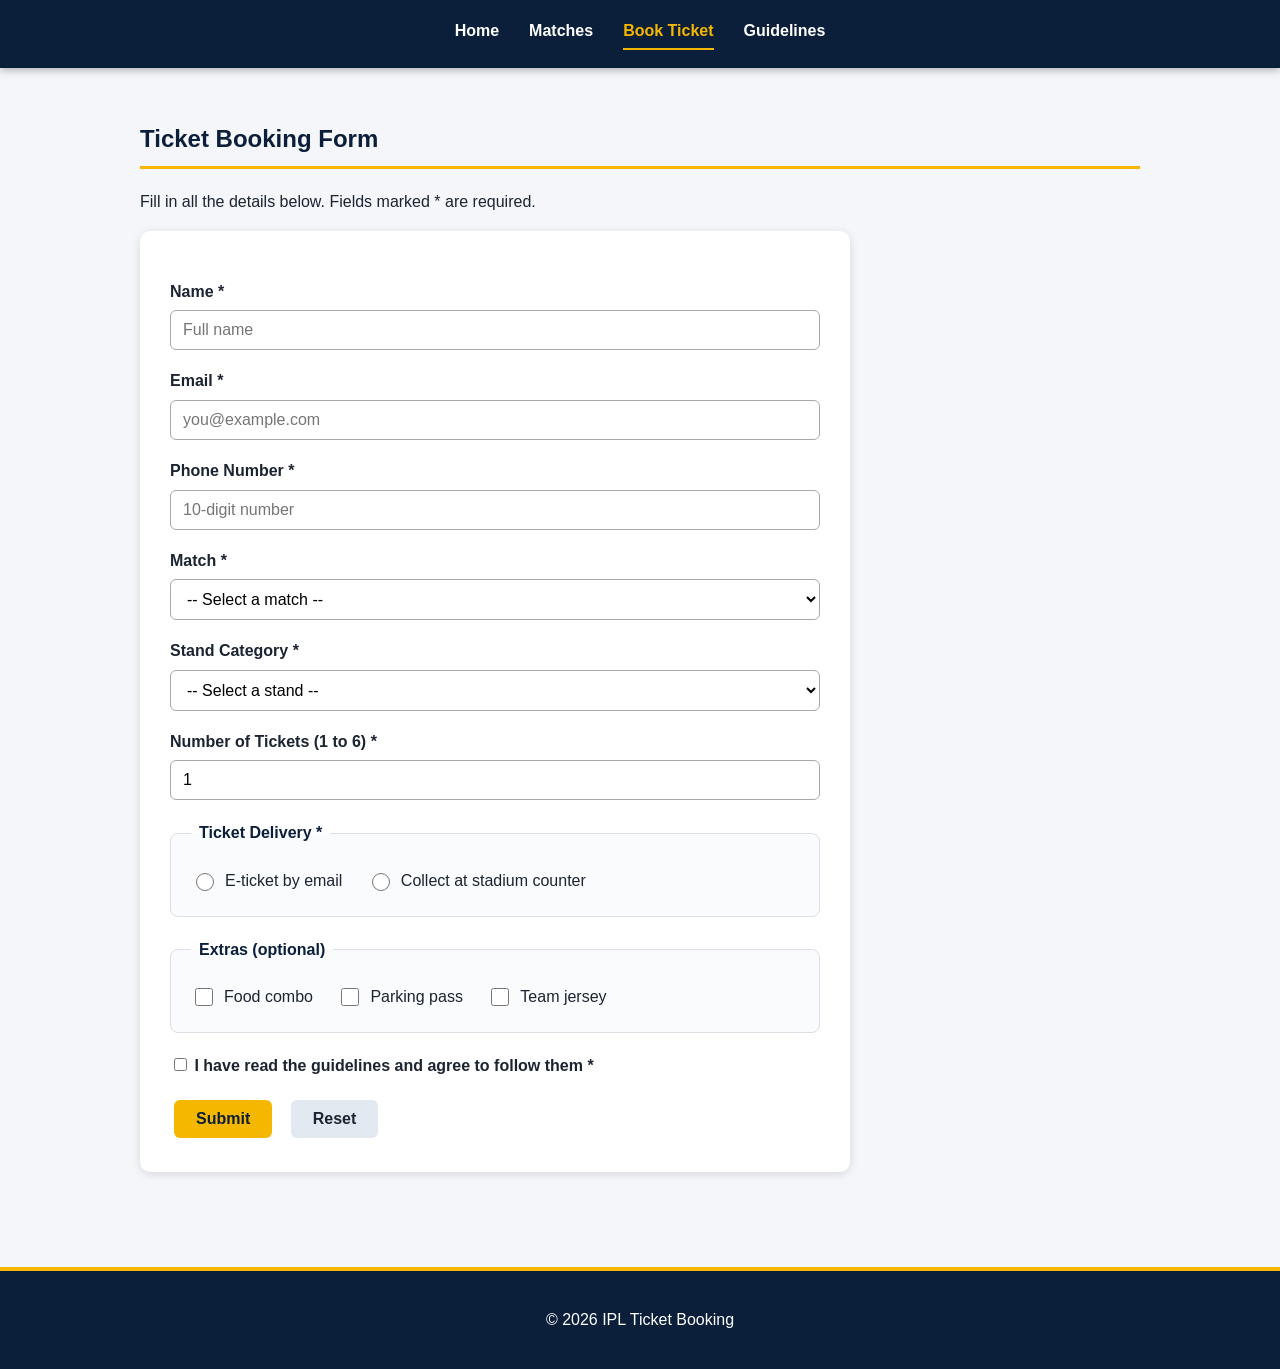
<file: activity 3/booking.html>
<!DOCTYPE html>
<html lang="en">
<head>
  <meta charset="UTF-8">
  <meta name="viewport" content="width=device-width, initial-scale=1">
  <title>Book Tickets - IPL 2026</title>
  <link rel="stylesheet" href="styles.css">
</head>
<body>

  <!-- Navigation bar (links back to index.html) -->
  <header>
    <nav>
      <a href="index.html">Home</a>
      <a href="index.html#matches">Matches</a>
      <a href="booking.html" class="active">Book Ticket</a>
      <a href="index.html#guidelines">Guidelines</a>
    </nav>
  </header>

  <main>
    <section>
      <h2>Ticket Booking Form</h2>
      <p>Fill in all the details below. Fields marked * are required.</p>

      <form action="#" method="post">

        <!-- Name: text, required, 3 to 40 letters -->
        <p>
          <label for="name">Name *</label>
          <input type="text" id="name" name="name"
                 required minlength="3" maxlength="40"
                 pattern="[A-Za-z ]+" title="Use letters and spaces only"
                 placeholder="Full name">
        </p>

        <!-- Email: the browser checks the email format -->
        <p>
          <label for="email">Email *</label>
          <input type="email" id="email" name="email"
                 required placeholder="you@example.com">
        </p>

        <!-- Phone: exactly 10 digits, starting with 6 to 9 -->
        <p>
          <label for="phone">Phone Number *</label>
          <input type="tel" id="phone" name="phone"
                 required minlength="10" maxlength="10"
                 pattern="[6-9][0-9]{9}"
                 title="Enter a 10-digit mobile number starting with 6, 7, 8 or 9"
                 placeholder="10-digit number">
        </p>

        <!-- Match: dropdown. The empty first option makes "required" work -->
        <p>
          <label for="match">Match *</label>
          <select id="match" name="match" required>
            <option value="">-- Select a match --</option>
            <option value="1">1: CSK vs MI, Chennai</option>
            <option value="2">2: RCB vs CSK, Bengaluru</option>
          </select>
        </p>

        <!-- Stand category: dropdown -->
        <p>
          <label for="stand">Stand Category *</label>
          <select id="stand" name="stand" required>
            <option value="">-- Select a stand --</option>
            <option value="general">General</option>
            <option value="premium">Premium</option>
            <option value="vip">VIP</option>
          </select>
        </p>

        <!-- Number of tickets: between 1 and 6 -->
        <p>
          <label for="tickets">Number of Tickets (1 to 6) *</label>
          <input type="number" id="tickets" name="tickets"
                 required min="1" max="6" value="1">
        </p>

        <!-- Radio buttons: choose ONE option (same name = one group) -->
        <fieldset>
          <legend>Ticket Delivery *</legend>
          <label><input type="radio" name="delivery" value="email" required> E-ticket by email</label>
          <label><input type="radio" name="delivery" value="counter"> Collect at stadium counter</label>
        </fieldset>

        <!-- Checkboxes: choose any number of options -->
        <fieldset>
          <legend>Extras (optional)</legend>
          <label><input type="checkbox" name="extras" value="food"> Food combo</label>
          <label><input type="checkbox" name="extras" value="parking"> Parking pass</label>
          <label><input type="checkbox" name="extras" value="jersey"> Team jersey</label>
        </fieldset>

        <!-- Must be ticked before the form can be submitted -->
        <p>
          <label>
            <input type="checkbox" name="agree" required>
            I have read the guidelines and agree to follow them *
          </label>
        </p>

        <button type="submit">Submit</button>
        <button type="reset">Reset</button>
      </form>
    </section>
  </main>

  <footer>
    <p>&copy; 2026 IPL Ticket Booking</p>
  </footer>

</body>
</html>
</file>
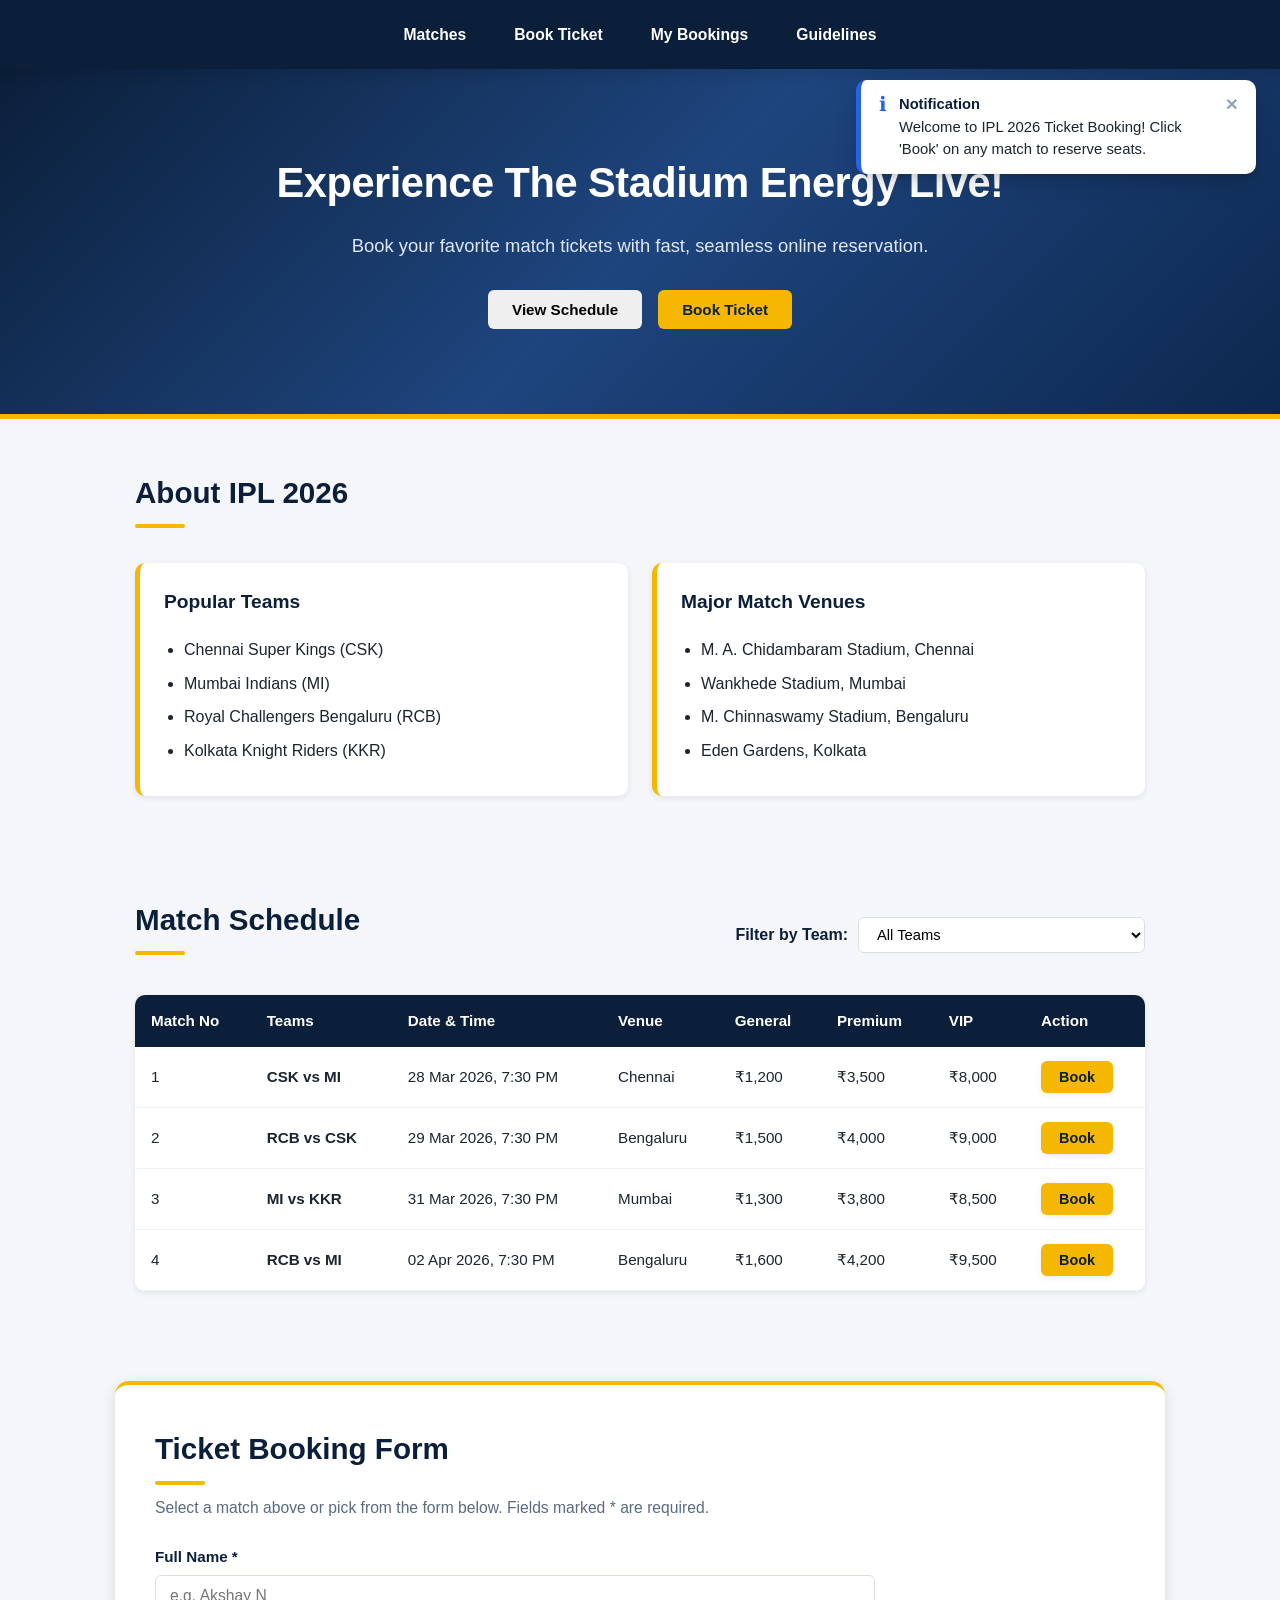
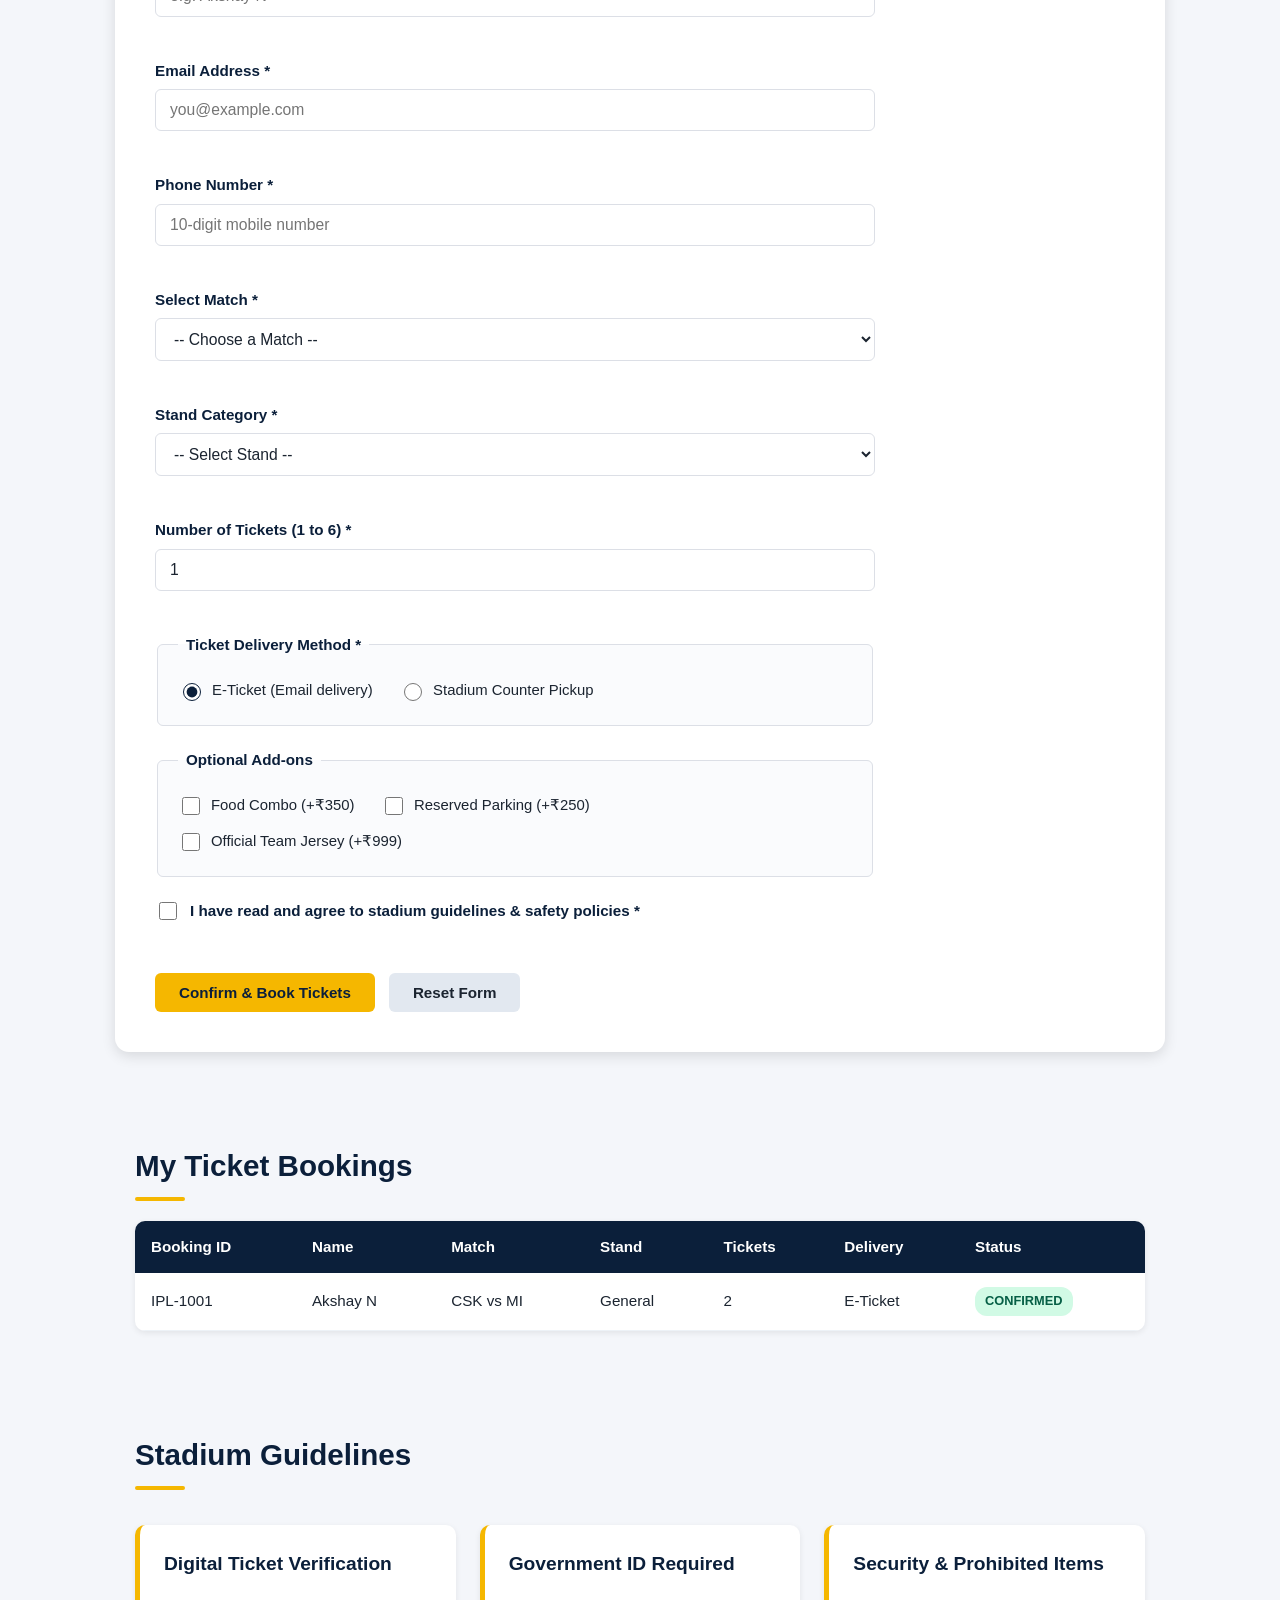
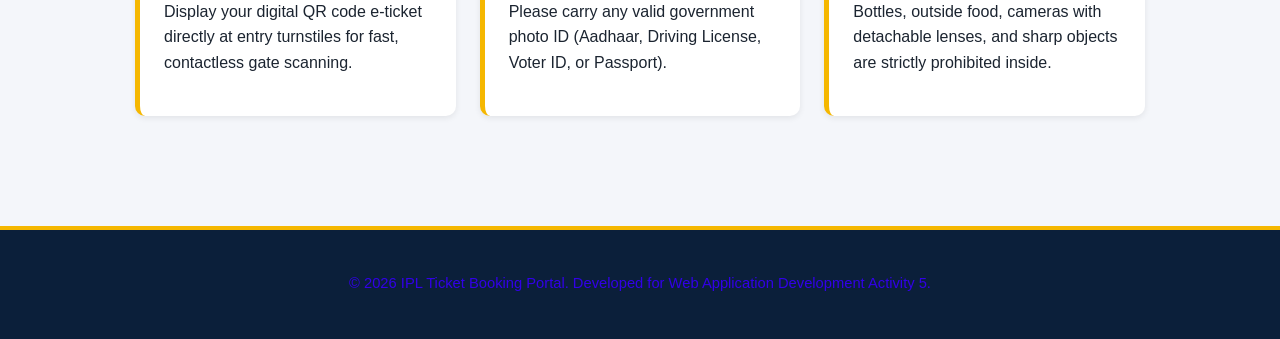
<file: activity 5/activity 5.html>
<!DOCTYPE html>
<html lang="en">
<head>
  <meta charset="UTF-8">
  <meta name="viewport" content="width=device-width, initial-scale=1">
  <title>IPL 2026 Ticket Booking - JavaScript Basics & User Interaction</title>
  <link rel="stylesheet" href="styles.css">
</head>
<body>

  <!-- Toast Notification Container -->
  <div id="toast-container" class="toast-container" aria-live="polite" aria-atomic="true"></div>

  <!-- Navigation Bar -->
  <header>
    <nav>
      <a href="#matches" class="nav-link">Matches</a>
      <a href="#booking" class="nav-link">Book Ticket</a>
      <a href="#my-bookings" class="nav-link">My Bookings</a>
      <a href="#guidelines" class="nav-link">Guidelines</a>
    </nav>
  </header>

  <main>

    <!-- Banner / Hero Section -->
    <section class="hero">
      <h1>Experience The Stadium Energy Live!</h1>
      <p class="hero-subtext">Book your favorite match tickets with fast, seamless online reservation.</p>
      <div class="hero-buttons">
        <a href="#matches" class="scroll-btn"><button type="button">View Schedule</button></a>
        <a href="#booking" class="scroll-btn"><button type="button" class="btn-highlight">Book Ticket</button></a>
      </div>
    </section>

    <!-- About IPL 2026 Section -->
    <section id="about">
      <h2>About IPL 2026</h2>
      <div class="about-grid">
        <div class="card">
          <h3>Popular Teams</h3>
          <ul>
            <li>Chennai Super Kings (CSK)</li>
            <li>Mumbai Indians (MI)</li>
            <li>Royal Challengers Bengaluru (RCB)</li>
            <li>Kolkata Knight Riders (KKR)</li>
          </ul>
        </div>
        <div class="card">
          <h3>Major Match Venues</h3>
          <ul>
            <li>M. A. Chidambaram Stadium, Chennai</li>
            <li>Wankhede Stadium, Mumbai</li>
            <li>M. Chinnaswamy Stadium, Bengaluru</li>
            <li>Eden Gardens, Kolkata</li>
          </ul>
        </div>
      </div>
    </section>

    <!-- Match Schedule Section -->
    <section id="matches">
      <div class="section-header">
        <h2>Match Schedule</h2>
        <div class="filter-wrapper">
          <label for="team-filter">Filter by Team:</label>
          <select id="team-filter">
            <option value="all">All Teams</option>
            <option value="CSK">Chennai Super Kings (CSK)</option>
            <option value="MI">Mumbai Indians (MI)</option>
            <option value="RCB">Royal Challengers Bengaluru (RCB)</option>
            <option value="KKR">Kolkata Knight Riders (KKR)</option>
          </select>
        </div>
      </div>

      <table id="matches-table">
        <thead>
          <tr>
            <th>Match No</th>
            <th>Teams</th>
            <th>Date &amp; Time</th>
            <th>Venue</th>
            <th>General</th>
            <th>Premium</th>
            <th>VIP</th>
            <th>Action</th>
          </tr>
        </thead>
        <tbody>
          <tr data-team="CSK MI">
            <td>1</td>
            <td><strong>CSK vs MI</strong></td>
            <td>28 Mar 2026, 7:30 PM</td>
            <td>Chennai</td>
            <td>₹1,200</td>
            <td>₹3,500</td>
            <td>₹8,000</td>
            <td>
              <button type="button" class="book-btn" data-match-id="1" data-match-name="1: CSK vs MI, Chennai">
                Book
              </button>
            </td>
          </tr>
          <tr data-team="RCB CSK">
            <td>2</td>
            <td><strong>RCB vs CSK</strong></td>
            <td>29 Mar 2026, 7:30 PM</td>
            <td>Bengaluru</td>
            <td>₹1,500</td>
            <td>₹4,000</td>
            <td>₹9,000</td>
            <td>
              <button type="button" class="book-btn" data-match-id="2" data-match-name="2: RCB vs CSK, Bengaluru">
                Book
              </button>
            </td>
          </tr>
          <tr data-team="MI KKR">
            <td>3</td>
            <td><strong>MI vs KKR</strong></td>
            <td>31 Mar 2026, 7:30 PM</td>
            <td>Mumbai</td>
            <td>₹1,300</td>
            <td>₹3,800</td>
            <td>₹8,500</td>
            <td>
              <button type="button" class="book-btn" data-match-id="3" data-match-name="3: MI vs KKR, Mumbai">
                Book
              </button>
            </td>
          </tr>
          <tr data-team="RCB MI">
            <td>4</td>
            <td><strong>RCB vs MI</strong></td>
            <td>02 Apr 2026, 7:30 PM</td>
            <td>Bengaluru</td>
            <td>₹1,600</td>
            <td>₹4,200</td>
            <td>₹9,500</td>
            <td>
              <button type="button" class="book-btn" data-match-id="4" data-match-name="4: RCB vs MI, Bengaluru">
                Book
              </button>
            </td>
          </tr>
        </tbody>
      </table>
    </section>

    <!-- Ticket Booking Form Section -->
    <section id="booking" class="booking-section">
      <div class="booking-header">
        <h2>Ticket Booking Form</h2>
        <p class="subtitle">Select a match above or pick from the form below. Fields marked * are required.</p>
      </div>

      <form id="booking-form" novalidate>
        <!-- Name -->
        <div class="form-group">
          <label for="name">Full Name *</label>
          <input type="text" id="name" name="name" required minlength="3" maxlength="40"
                 pattern="[A-Za-z ]+" title="Letters and spaces only" placeholder="e.g. Akshay N">
          <span class="field-error" id="name-error"></span>
        </div>

        <!-- Email -->
        <div class="form-group">
          <label for="email">Email Address *</label>
          <input type="email" id="email" name="email" required placeholder="you@example.com">
          <span class="field-error" id="email-error"></span>
        </div>

        <!-- Phone Number -->
        <div class="form-group">
          <label for="phone">Phone Number *</label>
          <input type="tel" id="phone" name="phone" required minlength="10" maxlength="10"
                 pattern="[6-9][0-9]{9}" title="10-digit number starting with 6, 7, 8, or 9"
                 placeholder="10-digit mobile number">
          <span class="field-error" id="phone-error"></span>
        </div>

        <!-- Match Select -->
        <div class="form-group">
          <label for="match">Select Match *</label>
          <select id="match" name="match" required>
            <option value="">-- Choose a Match --</option>
            <option value="1">1: CSK vs MI, Chennai</option>
            <option value="2">2: RCB vs CSK, Bengaluru</option>
            <option value="3">3: MI vs KKR, Mumbai</option>
            <option value="4">4: RCB vs MI, Bengaluru</option>
          </select>
          <span class="field-error" id="match-error"></span>
        </div>

        <!-- Stand Category -->
        <div class="form-group">
          <label for="stand">Stand Category *</label>
          <select id="stand" name="stand" required>
            <option value="">-- Select Stand --</option>
            <option value="General">General Stand</option>
            <option value="Premium">Premium Stand</option>
            <option value="VIP">VIP Lounge</option>
          </select>
          <span class="field-error" id="stand-error"></span>
        </div>

        <!-- Number of Tickets -->
        <div class="form-group">
          <label for="tickets">Number of Tickets (1 to 6) *</label>
          <input type="number" id="tickets" name="tickets" required min="1" max="6" value="1">
          <span class="field-error" id="tickets-error"></span>
        </div>

        <!-- Delivery Option -->
        <fieldset>
          <legend>Ticket Delivery Method *</legend>
          <label>
            <input type="radio" name="delivery" value="E-Ticket" checked required> E-Ticket (Email delivery)
          </label>
          <label>
            <input type="radio" name="delivery" value="Stadium Pickup" required> Stadium Counter Pickup
          </label>
        </fieldset>

        <!-- Extras -->
        <fieldset>
          <legend>Optional Add-ons</legend>
          <label><input type="checkbox" name="extras" value="Food Combo"> Food Combo (+₹350)</label>
          <label><input type="checkbox" name="extras" value="Parking Pass"> Reserved Parking (+₹250)</label>
          <label><input type="checkbox" name="extras" value="Official Jersey"> Official Team Jersey (+₹999)</label>
        </fieldset>

        <!-- Guidelines Agreement -->
        <div class="form-group checkbox-group">
          <label>
            <input type="checkbox" id="agree" name="agree" required>
            I have read and agree to stadium guidelines &amp; safety policies *
          </label>
          <span class="field-error" id="agree-error"></span>
        </div>

        <!-- Form Action Buttons -->
        <div class="form-actions">
          <button type="submit" id="submit-btn" class="btn-primary">Confirm &amp; Book Tickets</button>
          <button type="reset" id="reset-btn" class="btn-secondary">Reset Form</button>
        </div>
      </form>
    </section>

    <!-- My Ticket Bookings Section -->
    <section id="my-bookings">
      <h2>My Ticket Bookings</h2>
      <table id="bookings-table">
        <thead>
          <tr>
            <th>Booking ID</th>
            <th>Name</th>
            <th>Match</th>
            <th>Stand</th>
            <th>Tickets</th>
            <th>Delivery</th>
            <th>Status</th>
          </tr>
        </thead>
        <tbody id="bookings-body">
          <tr>
            <td>IPL-1001</td>
            <td>Akshay N</td>
            <td>CSK vs MI</td>
            <td>General</td>
            <td>2</td>
            <td>E-Ticket</td>
            <td><span class="badge badge-success">Confirmed</span></td>
          </tr>
        </tbody>
      </table>
    </section>

    <!-- Guidelines Section -->
    <section id="guidelines">
      <h2>Stadium Guidelines</h2>
      <div class="guidelines-grid">
        <article class="card">
          <h3>Digital Ticket Verification</h3>
          <p>Display your digital QR code e-ticket directly at entry turnstiles for fast, contactless gate scanning.</p>
        </article>
        <article class="card">
          <h3>Government ID Required</h3>
          <p>Please carry any valid government photo ID (Aadhaar, Driving License, Voter ID, or Passport).</p>
        </article>
        <article class="card">
          <h3>Security &amp; Prohibited Items</h3>
          <p>Bottles, outside food, cameras with detachable lenses, and sharp objects are strictly prohibited inside.</p>
        </article>
      </div>
    </section>

  </main>

  <!-- Footer -->
  <footer>
    <p>&copy; 2026 IPL Ticket Booking Portal. Developed for Web Application Development Activity 5.</p>
  </footer>

  <!-- Link JavaScript File -->
  <script src="app.js"></script>
</body>
</html>
</file>
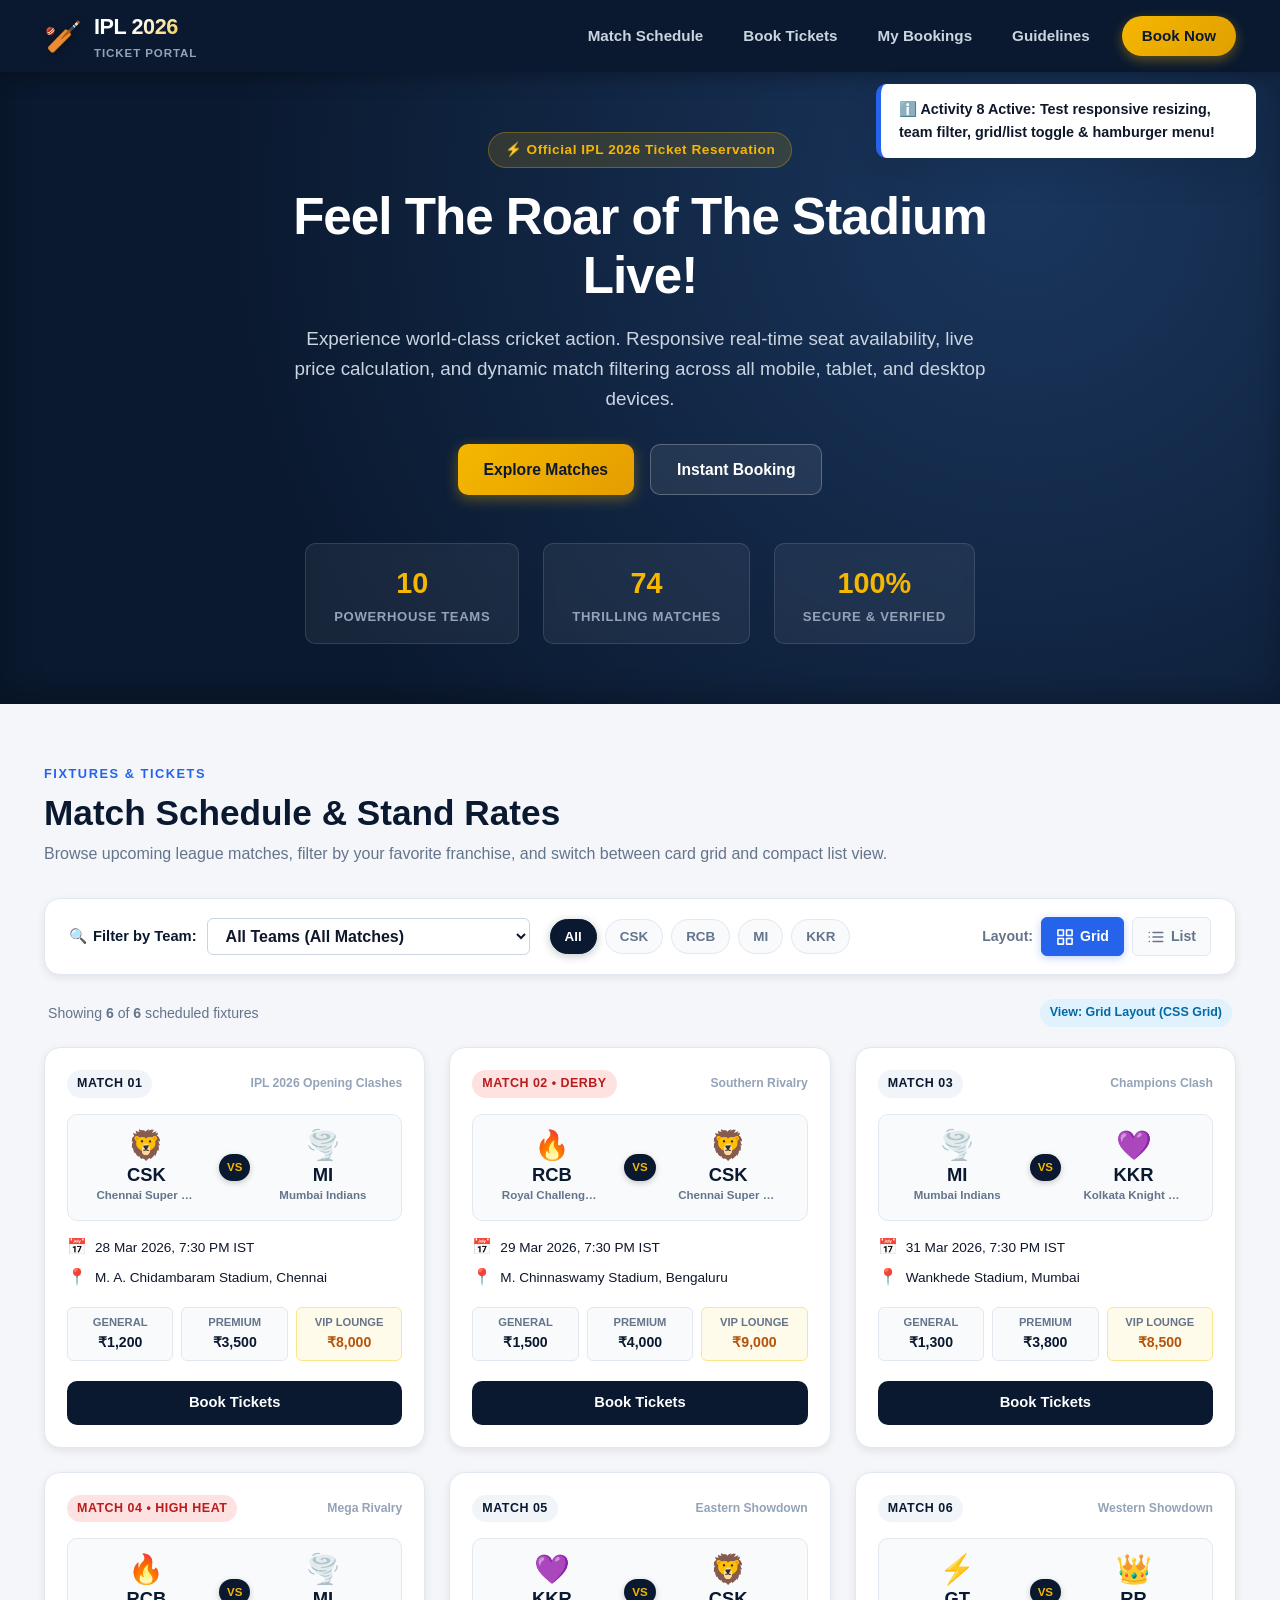
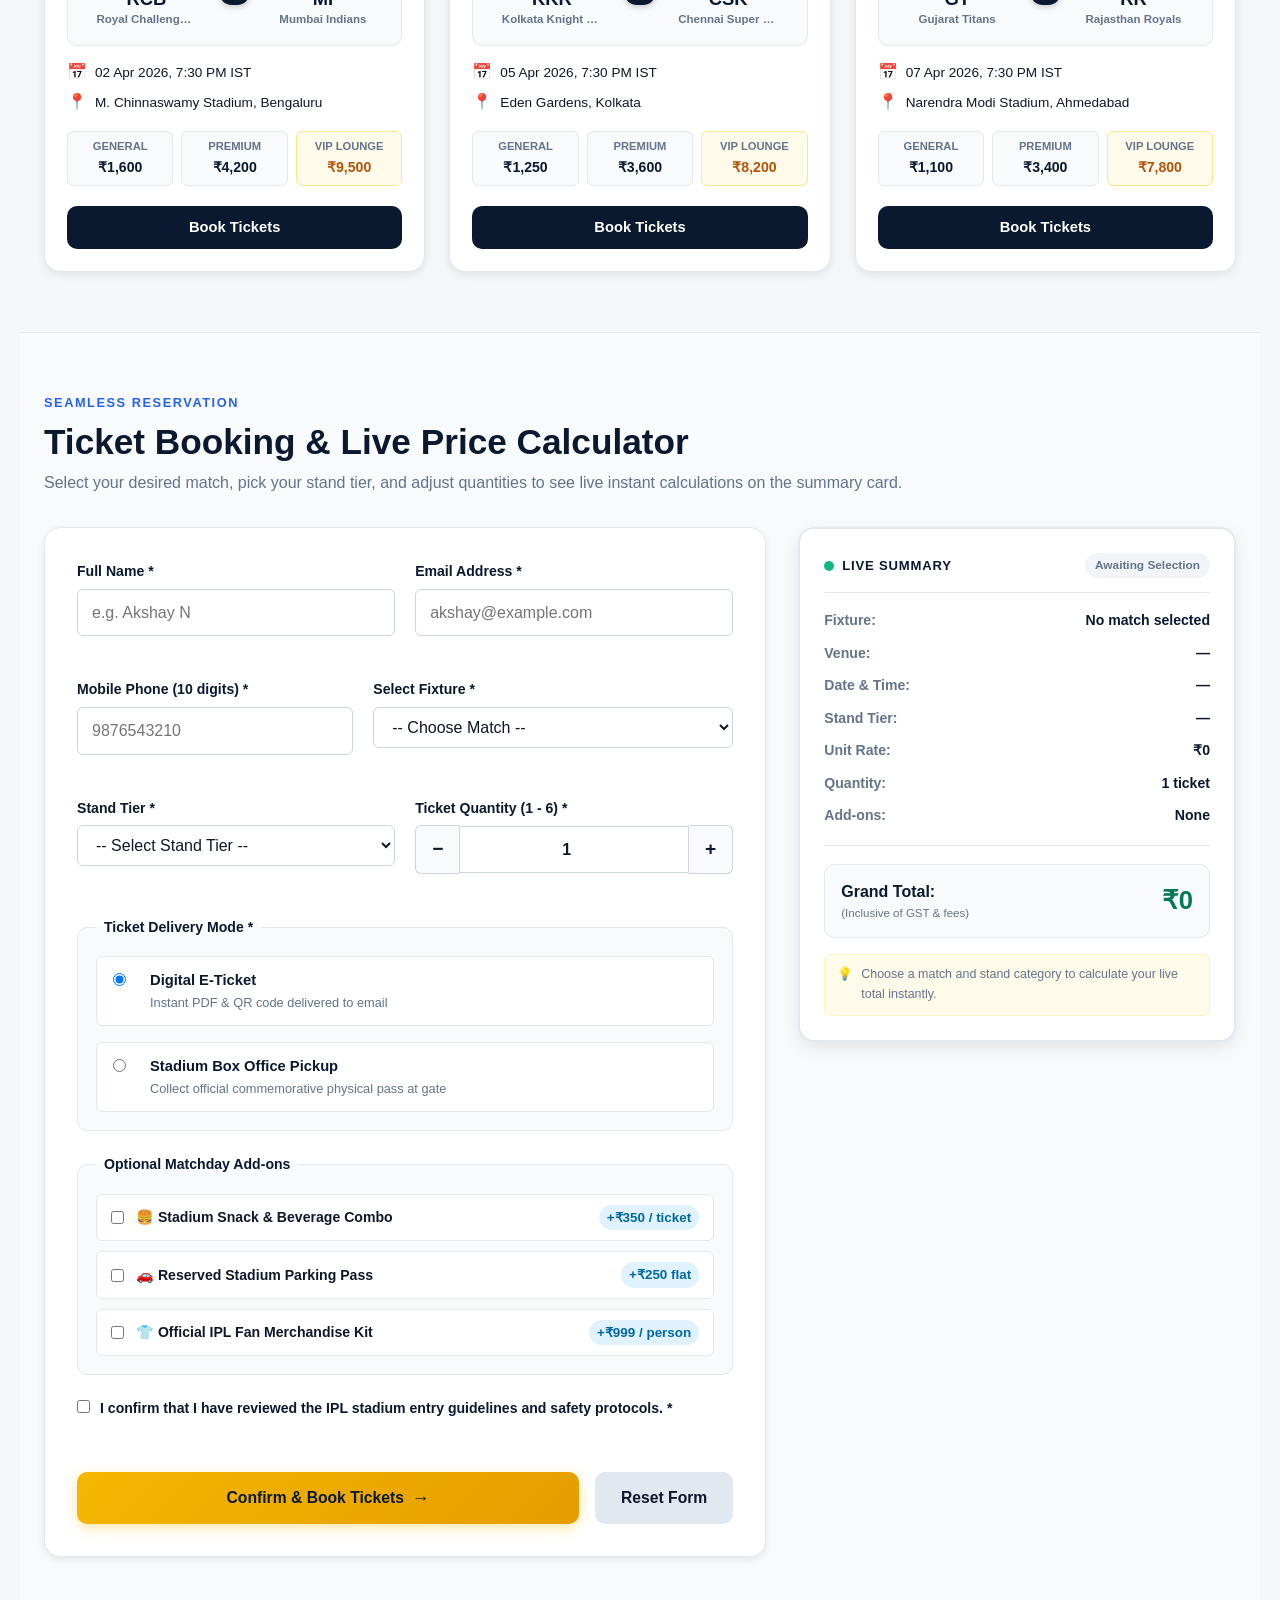
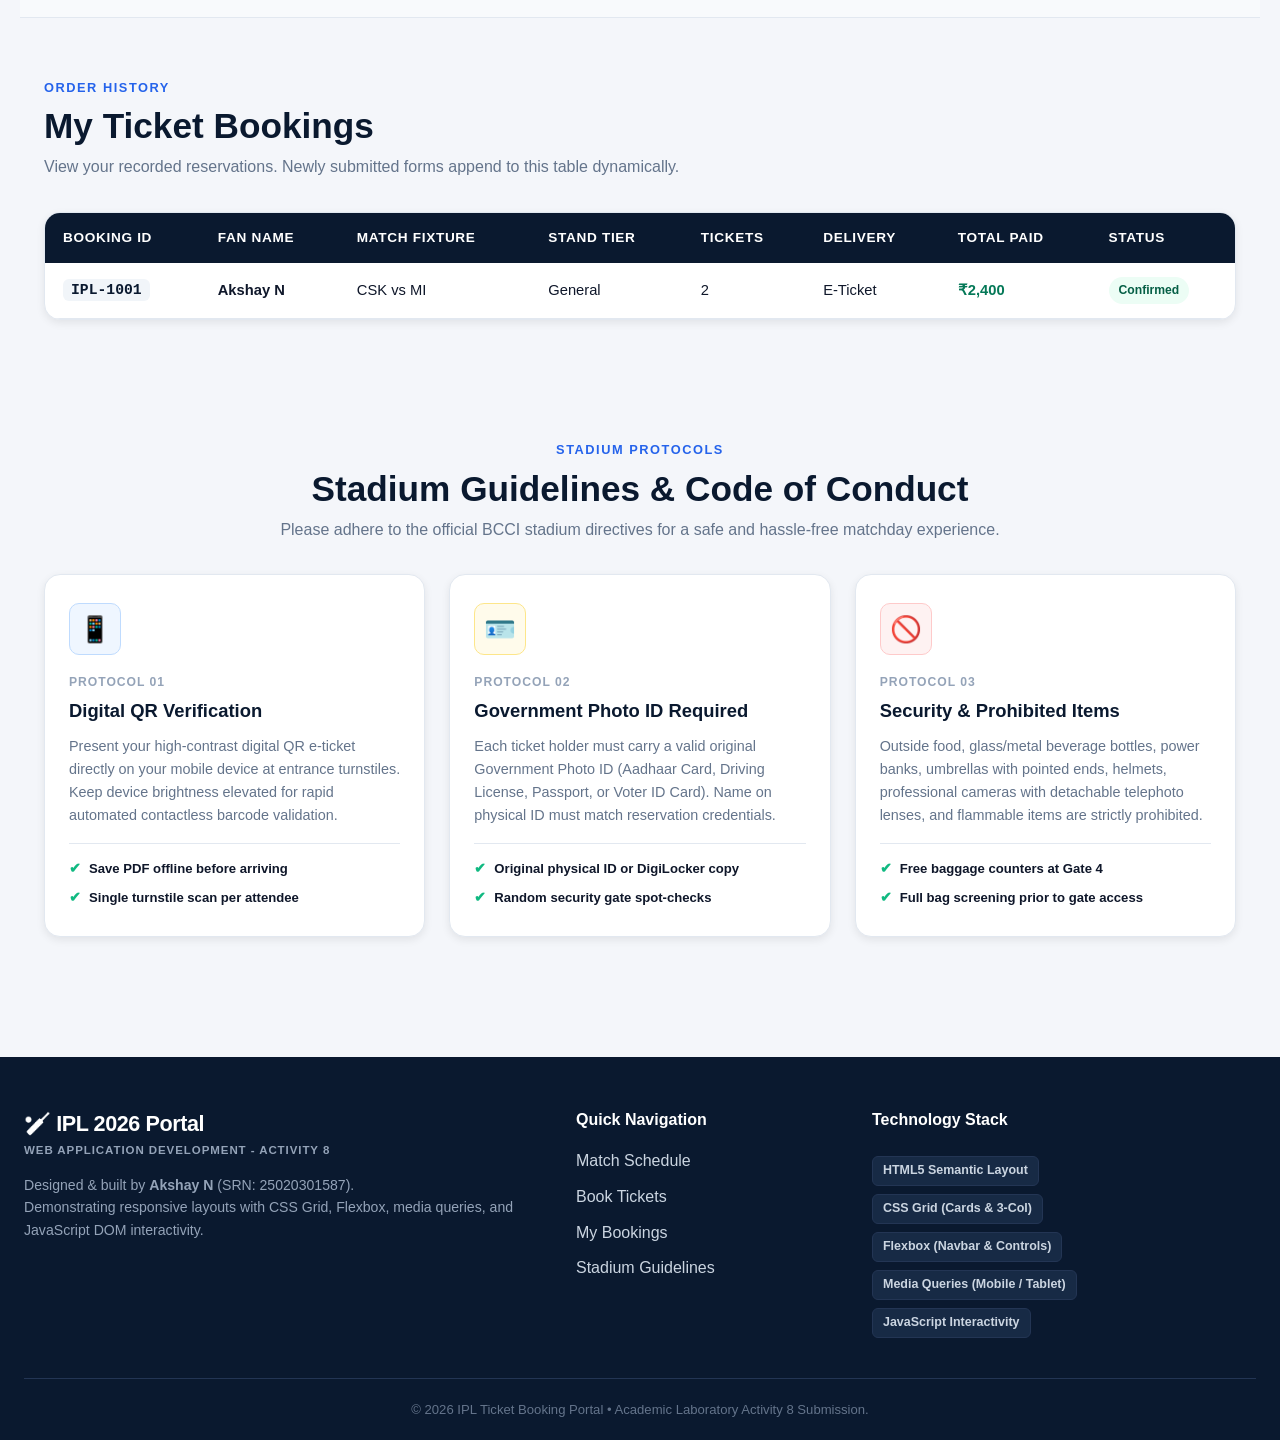
<file: activity 8/activity 8.html>
<!DOCTYPE html>
<html lang="en">
<head>
  <meta charset="UTF-8">
  <meta name="viewport" content="width=device-width, initial-scale=1.0">
  <title>IPL 2026 Ticket Booking - Activity 8: Responsive Layout (CSS Grid &amp; Flexbox)</title>
  <link rel="stylesheet" href="styles.css">
</head>
<body>

  <!-- Toast Notification Container for User Feedback -->
  <div id="toast-container" class="toast-container" aria-live="polite" aria-atomic="true"></div>

  <!-- Header with Flexbox Navigation -->
  <header class="header">
    <nav class="navbar" aria-label="Main Navigation">
      <!-- Flex Item 1: Brand Logo & Title -->
      <a href="#hero" class="nav-brand">
        <span class="brand-icon">🏏</span>
        <div class="brand-text-group">
          <span class="brand-title">IPL 2026</span>
          <span class="brand-subtitle">Ticket Portal</span>
        </div>
      </a>

      <!-- Hamburger Menu Toggle Button (Visible on Mobile/Tablet via Media Query) -->
      <button class="hamburger" id="hamburger-btn" aria-label="Toggle navigation menu" aria-expanded="false" aria-controls="nav-links">
        <span class="hamburger-bar"></span>
        <span class="hamburger-bar"></span>
        <span class="hamburger-bar"></span>
      </button>

      <!-- Flex Item 2: Navigation Links (Collapses into Mobile Drawer on small screens) -->
      <ul class="nav-links" id="nav-links">
        <li><a href="#matches" class="nav-link">Match Schedule</a></li>
        <li><a href="#booking" class="nav-link">Book Tickets</a></li>
        <li><a href="#my-bookings" class="nav-link">My Bookings</a></li>
        <li><a href="#guidelines" class="nav-link">Guidelines</a></li>
        <li><a href="#booking" class="nav-link nav-cta-btn">Book Now</a></li>
      </ul>
    </nav>
  </header>

  <main>

    <!-- Hero / Banner Section -->
    <section class="hero" id="hero">
      <div class="hero-content">
        <span class="hero-badge">⚡ Official IPL 2026 Ticket Reservation</span>
        <h1>Feel The Roar of The Stadium Live!</h1>
        <p class="hero-description">
          Experience world-class cricket action. Responsive real-time seat availability, live price calculation, 
          and dynamic match filtering across all mobile, tablet, and desktop devices.
        </p>
        <div class="hero-actions">
          <a href="#matches" class="btn btn-primary">Explore Matches</a>
          <a href="#booking" class="btn btn-outline">Instant Booking</a>
        </div>
      </div>
      <div class="hero-stats">
        <div class="stat-card">
          <span class="stat-num">10</span>
          <span class="stat-label">Powerhouse Teams</span>
        </div>
        <div class="stat-card">
          <span class="stat-num">74</span>
          <span class="stat-label">Thrilling Matches</span>
        </div>
        <div class="stat-card">
          <span class="stat-num">100%</span>
          <span class="stat-label">Secure &amp; Verified</span>
        </div>
      </div>
    </section>

    <!-- Match Schedule Section: Featuring CSS Grid Cards, Team Filter & Grid/List View Toggle -->
    <section id="matches" class="section">
      <div class="section-title-wrap">
        <div>
          <span class="section-subtitle">FIXTURES &amp; TICKETS</span>
          <h2 class="section-title">Match Schedule &amp; Stand Rates</h2>
          <p class="section-desc">Browse upcoming league matches, filter by your favorite franchise, and switch between card grid and compact list view.</p>
        </div>
      </div>

      <!-- Controls Bar: Team Filter and View Switcher -->
      <div class="schedule-controls">
        <div class="filter-group">
          <label for="team-filter" class="control-label">
            <span class="control-icon">🔍</span> Filter by Team:
          </label>
          <select id="team-filter" class="form-select filter-select">
            <option value="all">All Teams (All Matches)</option>
            <option value="CSK">Chennai Super Kings (CSK)</option>
            <option value="MI">Mumbai Indians (MI)</option>
            <option value="RCB">Royal Challengers Bengaluru (RCB)</option>
            <option value="KKR">Kolkata Knight Riders (KKR)</option>
            <option value="GT">Gujarat Titans (GT)</option>
            <option value="RR">Rajasthan Royals (RR)</option>
          </select>
        </div>

        <!-- Team Quick Pill Filters -->
        <div class="quick-pills" id="quick-pills">
          <button type="button" class="pill-btn active" data-team="all">All</button>
          <button type="button" class="pill-btn" data-team="CSK">CSK</button>
          <button type="button" class="pill-btn" data-team="RCB">RCB</button>
          <button type="button" class="pill-btn" data-team="MI">MI</button>
          <button type="button" class="pill-btn" data-team="KKR">KKR</button>
        </div>

        <!-- Grid vs List View Toggle -->
        <div class="view-toggle-group">
          <span class="view-label">Layout:</span>
          <button type="button" id="grid-view-btn" class="toggle-btn active" title="Switch to Grid View" aria-pressed="true">
            <svg width="18" height="18" viewBox="0 0 24 24" fill="none" stroke="currentColor" stroke-width="2" stroke-linecap="round" stroke-linejoin="round">
              <rect x="3" y="3" width="7" height="7"></rect>
              <rect x="14" y="3" width="7" height="7"></rect>
              <rect x="14" y="14" width="7" height="7"></rect>
              <rect x="3" y="14" width="7" height="7"></rect>
            </svg>
            <span>Grid</span>
          </button>
          <button type="button" id="list-view-btn" class="toggle-btn" title="Switch to List View" aria-pressed="false">
            <svg width="18" height="18" viewBox="0 0 24 24" fill="none" stroke="currentColor" stroke-width="2" stroke-linecap="round" stroke-linejoin="round">
              <line x1="8" y1="6" x2="21" y2="6"></line>
              <line x1="8" y1="12" x2="21" y2="12"></line>
              <line x1="8" y1="18" x2="21" y2="18"></line>
              <line x1="3" y1="6" x2="3.01" y2="6"></line>
              <line x1="3" y1="12" x2="3.01" y2="12"></line>
              <line x1="3" y1="18" x2="3.01" y2="18"></line>
            </svg>
            <span>List</span>
          </button>
        </div>
      </div>

      <!-- Match Counter Indicator -->
      <div class="matches-status-bar">
        <span id="match-counter-text">Showing <strong>6</strong> of <strong>6</strong> scheduled fixtures</span>
        <span class="active-layout-badge" id="layout-badge">View: Grid Layout (CSS Grid)</span>
      </div>

      <!-- CSS Grid Container for Match Schedule Cards -->
      <div id="matches-container" class="matches-grid">
        
        <!-- Match Card 1 -->
        <article class="match-card" data-match-id="1" data-teams="CSK MI">
          <div class="card-top-bar">
            <span class="match-badge">Match 01</span>
            <span class="tournament-tag">IPL 2026 Opening Clashes</span>
          </div>
          <div class="teams-versus-container">
            <div class="team-block team-csk">
              <span class="team-symbol">🦁</span>
              <span class="team-code">CSK</span>
              <span class="team-full">Chennai Super Kings</span>
            </div>
            <div class="vs-badge">VS</div>
            <div class="team-block team-mi">
              <span class="team-symbol">🌪️</span>
              <span class="team-code">MI</span>
              <span class="team-full">Mumbai Indians</span>
            </div>
          </div>
          <div class="match-meta">
            <div class="meta-item">
              <span class="meta-icon">📅</span>
              <span class="meta-text">28 Mar 2026, 7:30 PM IST</span>
            </div>
            <div class="meta-item">
              <span class="meta-icon">📍</span>
              <span class="meta-text">M. A. Chidambaram Stadium, Chennai</span>
            </div>
          </div>
          <div class="card-pricing-grid">
            <div class="price-chip">
              <span class="stand-name">General</span>
              <span class="stand-cost">₹1,200</span>
            </div>
            <div class="price-chip">
              <span class="stand-name">Premium</span>
              <span class="stand-cost">₹3,500</span>
            </div>
            <div class="price-chip highlight-chip">
              <span class="stand-name">VIP Lounge</span>
              <span class="stand-cost">₹8,000</span>
            </div>
          </div>
          <div class="card-action">
            <button type="button" class="btn btn-book book-trigger" data-match-id="1" data-match-title="CSK vs MI">
              Book Tickets
            </button>
          </div>
        </article>

        <!-- Match Card 2 -->
        <article class="match-card" data-match-id="2" data-teams="RCB CSK">
          <div class="card-top-bar">
            <span class="match-badge highlight-badge">Match 02 &bull; Derby</span>
            <span class="tournament-tag">Southern Rivalry</span>
          </div>
          <div class="teams-versus-container">
            <div class="team-block team-rcb">
              <span class="team-symbol">🔥</span>
              <span class="team-code">RCB</span>
              <span class="team-full">Royal Challengers Bengaluru</span>
            </div>
            <div class="vs-badge">VS</div>
            <div class="team-block team-csk">
              <span class="team-symbol">🦁</span>
              <span class="team-code">CSK</span>
              <span class="team-full">Chennai Super Kings</span>
            </div>
          </div>
          <div class="match-meta">
            <div class="meta-item">
              <span class="meta-icon">📅</span>
              <span class="meta-text">29 Mar 2026, 7:30 PM IST</span>
            </div>
            <div class="meta-item">
              <span class="meta-icon">📍</span>
              <span class="meta-text">M. Chinnaswamy Stadium, Bengaluru</span>
            </div>
          </div>
          <div class="card-pricing-grid">
            <div class="price-chip">
              <span class="stand-name">General</span>
              <span class="stand-cost">₹1,500</span>
            </div>
            <div class="price-chip">
              <span class="stand-name">Premium</span>
              <span class="stand-cost">₹4,000</span>
            </div>
            <div class="price-chip highlight-chip">
              <span class="stand-name">VIP Lounge</span>
              <span class="stand-cost">₹9,000</span>
            </div>
          </div>
          <div class="card-action">
            <button type="button" class="btn btn-book book-trigger" data-match-id="2" data-match-title="RCB vs CSK">
              Book Tickets
            </button>
          </div>
        </article>

        <!-- Match Card 3 -->
        <article class="match-card" data-match-id="3" data-teams="MI KKR">
          <div class="card-top-bar">
            <span class="match-badge">Match 03</span>
            <span class="tournament-tag">Champions Clash</span>
          </div>
          <div class="teams-versus-container">
            <div class="team-block team-mi">
              <span class="team-symbol">🌪️</span>
              <span class="team-code">MI</span>
              <span class="team-full">Mumbai Indians</span>
            </div>
            <div class="vs-badge">VS</div>
            <div class="team-block team-kkr">
              <span class="team-symbol">💜</span>
              <span class="team-code">KKR</span>
              <span class="team-full">Kolkata Knight Riders</span>
            </div>
          </div>
          <div class="match-meta">
            <div class="meta-item">
              <span class="meta-icon">📅</span>
              <span class="meta-text">31 Mar 2026, 7:30 PM IST</span>
            </div>
            <div class="meta-item">
              <span class="meta-icon">📍</span>
              <span class="meta-text">Wankhede Stadium, Mumbai</span>
            </div>
          </div>
          <div class="card-pricing-grid">
            <div class="price-chip">
              <span class="stand-name">General</span>
              <span class="stand-cost">₹1,300</span>
            </div>
            <div class="price-chip">
              <span class="stand-name">Premium</span>
              <span class="stand-cost">₹3,800</span>
            </div>
            <div class="price-chip highlight-chip">
              <span class="stand-name">VIP Lounge</span>
              <span class="stand-cost">₹8,500</span>
            </div>
          </div>
          <div class="card-action">
            <button type="button" class="btn btn-book book-trigger" data-match-id="3" data-match-title="MI vs KKR">
              Book Tickets
            </button>
          </div>
        </article>

        <!-- Match Card 4 -->
        <article class="match-card" data-match-id="4" data-teams="RCB MI">
          <div class="card-top-bar">
            <span class="match-badge highlight-badge">Match 04 &bull; High Heat</span>
            <span class="tournament-tag">Mega Rivalry</span>
          </div>
          <div class="teams-versus-container">
            <div class="team-block team-rcb">
              <span class="team-symbol">🔥</span>
              <span class="team-code">RCB</span>
              <span class="team-full">Royal Challengers Bengaluru</span>
            </div>
            <div class="vs-badge">VS</div>
            <div class="team-block team-mi">
              <span class="team-symbol">🌪️</span>
              <span class="team-code">MI</span>
              <span class="team-full">Mumbai Indians</span>
            </div>
          </div>
          <div class="match-meta">
            <div class="meta-item">
              <span class="meta-icon">📅</span>
              <span class="meta-text">02 Apr 2026, 7:30 PM IST</span>
            </div>
            <div class="meta-item">
              <span class="meta-icon">📍</span>
              <span class="meta-text">M. Chinnaswamy Stadium, Bengaluru</span>
            </div>
          </div>
          <div class="card-pricing-grid">
            <div class="price-chip">
              <span class="stand-name">General</span>
              <span class="stand-cost">₹1,600</span>
            </div>
            <div class="price-chip">
              <span class="stand-name">Premium</span>
              <span class="stand-cost">₹4,200</span>
            </div>
            <div class="price-chip highlight-chip">
              <span class="stand-name">VIP Lounge</span>
              <span class="stand-cost">₹9,500</span>
            </div>
          </div>
          <div class="card-action">
            <button type="button" class="btn btn-book book-trigger" data-match-id="4" data-match-title="RCB vs MI">
              Book Tickets
            </button>
          </div>
        </article>

        <!-- Match Card 5 -->
        <article class="match-card" data-match-id="5" data-teams="KKR CSK">
          <div class="card-top-bar">
            <span class="match-badge">Match 05</span>
            <span class="tournament-tag">Eastern Showdown</span>
          </div>
          <div class="teams-versus-container">
            <div class="team-block team-kkr">
              <span class="team-symbol">💜</span>
              <span class="team-code">KKR</span>
              <span class="team-full">Kolkata Knight Riders</span>
            </div>
            <div class="vs-badge">VS</div>
            <div class="team-block team-csk">
              <span class="team-symbol">🦁</span>
              <span class="team-code">CSK</span>
              <span class="team-full">Chennai Super Kings</span>
            </div>
          </div>
          <div class="match-meta">
            <div class="meta-item">
              <span class="meta-icon">📅</span>
              <span class="meta-text">05 Apr 2026, 7:30 PM IST</span>
            </div>
            <div class="meta-item">
              <span class="meta-icon">📍</span>
              <span class="meta-text">Eden Gardens, Kolkata</span>
            </div>
          </div>
          <div class="card-pricing-grid">
            <div class="price-chip">
              <span class="stand-name">General</span>
              <span class="stand-cost">₹1,250</span>
            </div>
            <div class="price-chip">
              <span class="stand-name">Premium</span>
              <span class="stand-cost">₹3,600</span>
            </div>
            <div class="price-chip highlight-chip">
              <span class="stand-name">VIP Lounge</span>
              <span class="stand-cost">₹8,200</span>
            </div>
          </div>
          <div class="card-action">
            <button type="button" class="btn btn-book book-trigger" data-match-id="5" data-match-title="KKR vs CSK">
              Book Tickets
            </button>
          </div>
        </article>

        <!-- Match Card 6 -->
        <article class="match-card" data-match-id="6" data-teams="GT RR">
          <div class="card-top-bar">
            <span class="match-badge">Match 06</span>
            <span class="tournament-tag">Western Showdown</span>
          </div>
          <div class="teams-versus-container">
            <div class="team-block team-gt">
              <span class="team-symbol">⚡</span>
              <span class="team-code">GT</span>
              <span class="team-full">Gujarat Titans</span>
            </div>
            <div class="vs-badge">VS</div>
            <div class="team-block team-rr">
              <span class="team-symbol">👑</span>
              <span class="team-code">RR</span>
              <span class="team-full">Rajasthan Royals</span>
            </div>
          </div>
          <div class="match-meta">
            <div class="meta-item">
              <span class="meta-icon">📅</span>
              <span class="meta-text">07 Apr 2026, 7:30 PM IST</span>
            </div>
            <div class="meta-item">
              <span class="meta-icon">📍</span>
              <span class="meta-text">Narendra Modi Stadium, Ahmedabad</span>
            </div>
          </div>
          <div class="card-pricing-grid">
            <div class="price-chip">
              <span class="stand-name">General</span>
              <span class="stand-cost">₹1,100</span>
            </div>
            <div class="price-chip">
              <span class="stand-name">Premium</span>
              <span class="stand-cost">₹3,400</span>
            </div>
            <div class="price-chip highlight-chip">
              <span class="stand-name">VIP Lounge</span>
              <span class="stand-cost">₹7,800</span>
            </div>
          </div>
          <div class="card-action">
            <button type="button" class="btn btn-book book-trigger" data-match-id="6" data-match-title="GT vs RR">
              Book Tickets
            </button>
          </div>
        </article>

      </div>
      
      <!-- Empty state for zero filter matches -->
      <div id="no-matches-msg" class="no-matches-box" style="display: none;">
        <span class="empty-icon">🏏</span>
        <h3>No matches found</h3>
        <p>No fixtures found matching the selected team. Try choosing "All Teams".</p>
        <button type="button" class="btn btn-secondary" id="reset-filter-btn">Reset Filter</button>
      </div>
    </section>

    <!-- Ticket Booking Form & Live Interaction Section (2-Column CSS Grid on Desktop, 1-Col on Mobile) -->
    <section id="booking" class="section booking-section">
      <div class="section-title-wrap">
        <div>
          <span class="section-subtitle">SEAMLESS RESERVATION</span>
          <h2 class="section-title">Ticket Booking &amp; Live Price Calculator</h2>
          <p class="section-desc">Select your desired match, pick your stand tier, and adjust quantities to see live instant calculations on the summary card.</p>
        </div>
      </div>

      <div class="booking-layout-grid">
        <!-- Booking Form Container -->
        <div class="booking-form-wrapper">
          <form id="booking-form" novalidate>
            
            <div class="form-row">
              <div class="form-group">
                <label for="name">Full Name *</label>
                <input type="text" id="name" name="name" required minlength="3" maxlength="40"
                       placeholder="e.g. Akshay N" autocomplete="name">
                <span class="field-error" id="name-error"></span>
              </div>

              <div class="form-group">
                <label for="email">Email Address *</label>
                <input type="email" id="email" name="email" required 
                       placeholder="akshay@example.com" autocomplete="email">
                <span class="field-error" id="email-error"></span>
              </div>
            </div>

            <div class="form-row">
              <div class="form-group">
                <label for="phone">Mobile Phone (10 digits) *</label>
                <input type="tel" id="phone" name="phone" required minlength="10" maxlength="10"
                       pattern="[6-9][0-9]{9}" placeholder="9876543210" autocomplete="tel">
                <span class="field-error" id="phone-error"></span>
              </div>

              <div class="form-group">
                <label for="match">Select Fixture *</label>
                <select id="match" name="match" required>
                  <option value="">-- Choose Match --</option>
                  <option value="1">Match 1: CSK vs MI (Chennai - 28 Mar)</option>
                  <option value="2">Match 2: RCB vs CSK (Bengaluru - 29 Mar)</option>
                  <option value="3">Match 3: MI vs KKR (Mumbai - 31 Mar)</option>
                  <option value="4">Match 4: RCB vs MI (Bengaluru - 02 Apr)</option>
                  <option value="5">Match 5: KKR vs CSK (Kolkata - 05 Apr)</option>
                  <option value="6">Match 6: GT vs RR (Ahmedabad - 07 Apr)</option>
                </select>
                <span class="field-error" id="match-error"></span>
              </div>
            </div>

            <div class="form-row">
              <div class="form-group">
                <label for="stand">Stand Tier *</label>
                <select id="stand" name="stand" required>
                  <option value="">-- Select Stand Tier --</option>
                  <option value="General">General Stand</option>
                  <option value="Premium">Premium Stand</option>
                  <option value="VIP">VIP Lounge</option>
                </select>
                <span class="field-error" id="stand-error"></span>
              </div>

              <div class="form-group">
                <label for="tickets">Ticket Quantity (1 - 6) *</label>
                <div class="quantity-control-wrap">
                  <button type="button" class="qty-btn" id="qty-minus" aria-label="Decrease quantity">&minus;</button>
                  <input type="number" id="tickets" name="tickets" required min="1" max="6" value="1">
                  <button type="button" class="qty-btn" id="qty-plus" aria-label="Increase quantity">&#43;</button>
                </div>
                <span class="field-error" id="tickets-error"></span>
              </div>
            </div>

            <!-- Delivery Options -->
            <fieldset class="form-fieldset">
              <legend>Ticket Delivery Mode *</legend>
              <div class="radio-flex-group">
                <label class="radio-label">
                  <input type="radio" name="delivery" value="E-Ticket" checked>
                  <span class="radio-custom"></span>
                  <span class="radio-text">
                    <strong>Digital E-Ticket</strong>
                    <small>Instant PDF &amp; QR code delivered to email</small>
                  </span>
                </label>
                <label class="radio-label">
                  <input type="radio" name="delivery" value="Stadium Pickup">
                  <span class="radio-custom"></span>
                  <span class="radio-text">
                    <strong>Stadium Box Office Pickup</strong>
                    <small>Collect official commemorative physical pass at gate</small>
                  </span>
                </label>
              </div>
            </fieldset>

            <!-- Extras / Add-ons -->
            <fieldset class="form-fieldset">
              <legend>Optional Matchday Add-ons</legend>
              <div class="addon-grid">
                <label class="checkbox-addon-card">
                  <input type="checkbox" name="extras" value="Food Combo" data-price="350">
                  <div class="addon-info">
                    <span class="addon-title">🍔 Stadium Snack &amp; Beverage Combo</span>
                    <span class="addon-price">+₹350 / ticket</span>
                  </div>
                </label>
                <label class="checkbox-addon-card">
                  <input type="checkbox" name="extras" value="Parking Pass" data-price="250">
                  <div class="addon-info">
                    <span class="addon-title">🚗 Reserved Stadium Parking Pass</span>
                    <span class="addon-price">+₹250 flat</span>
                  </div>
                </label>
                <label class="checkbox-addon-card">
                  <input type="checkbox" name="extras" value="Official Jersey" data-price="999">
                  <div class="addon-info">
                    <span class="addon-title">👕 Official IPL Fan Merchandise Kit</span>
                    <span class="addon-price">+₹999 / person</span>
                  </div>
                </label>
              </div>
            </fieldset>

            <!-- Guidelines Agreement -->
            <div class="form-group checkbox-simple">
              <label class="terms-label">
                <input type="checkbox" id="agree" name="agree" required>
                <span>I confirm that I have reviewed the IPL stadium entry guidelines and safety protocols. *</span>
              </label>
              <span class="field-error" id="agree-error"></span>
            </div>

            <!-- Submit & Reset Buttons -->
            <div class="form-action-row">
              <button type="submit" id="submit-btn" class="btn btn-primary btn-submit">
                <span>Confirm &amp; Book Tickets</span>
                <span class="btn-arrow">&rarr;</span>
              </button>
              <button type="reset" id="reset-btn" class="btn btn-secondary">
                Reset Form
              </button>
            </div>
          </form>
        </div>

        <!-- Live Calculation Summary Card (Sticky Flex/Grid child) -->
        <aside class="booking-summary-wrapper" id="summary-section">
          <div class="summary-card" id="booking-summary-card">
            <div class="summary-top">
              <div class="summary-title-badge">
                <span class="live-pulse"></span>
                <span>LIVE SUMMARY</span>
              </div>
              <span class="summary-state-pill" id="summary-state-pill">Awaiting Selection</span>
            </div>

            <div class="summary-details">
              <div class="summary-item">
                <span class="summary-label">Fixture:</span>
                <span class="summary-val" id="summary-match">No match selected</span>
              </div>
              <div class="summary-item">
                <span class="summary-label">Venue:</span>
                <span class="summary-val" id="summary-venue">—</span>
              </div>
              <div class="summary-item">
                <span class="summary-label">Date &amp; Time:</span>
                <span class="summary-val" id="summary-datetime">—</span>
              </div>
              <div class="summary-item">
                <span class="summary-label">Stand Tier:</span>
                <span class="summary-val" id="summary-stand">—</span>
              </div>
              <div class="summary-item">
                <span class="summary-label">Unit Rate:</span>
                <span class="summary-val" id="summary-unit-price">₹0</span>
              </div>
              <div class="summary-item">
                <span class="summary-label">Quantity:</span>
                <span class="summary-val" id="summary-quantity">1 ticket</span>
              </div>
              <div class="summary-item">
                <span class="summary-label">Add-ons:</span>
                <span class="summary-val" id="summary-addons">None</span>
              </div>

              <div class="summary-divider"></div>

              <div class="summary-total-container">
                <div class="total-label-box">
                  <span class="total-label">Grand Total:</span>
                  <span class="tax-note">(Inclusive of GST &amp; fees)</span>
                </div>
                <div class="total-amount" id="summary-total-price">₹0</div>
              </div>
            </div>

            <div class="summary-tip">
              <span class="tip-icon">💡</span>
              <span id="summary-tip-text">Choose a match and stand category to calculate your live total instantly.</span>
            </div>
          </div>
        </aside>

      </div>
    </section>

    <!-- My Ticket Bookings Section -->
    <section id="my-bookings" class="section">
      <div class="section-title-wrap">
        <div>
          <span class="section-subtitle">ORDER HISTORY</span>
          <h2 class="section-title">My Ticket Bookings</h2>
          <p class="section-desc">View your recorded reservations. Newly submitted forms append to this table dynamically.</p>
        </div>
      </div>

      <div class="table-responsive-wrapper">
        <table class="data-table" id="bookings-table">
          <thead>
            <tr>
              <th>Booking ID</th>
              <th>Fan Name</th>
              <th>Match Fixture</th>
              <th>Stand Tier</th>
              <th>Tickets</th>
              <th>Delivery</th>
              <th>Total Paid</th>
              <th>Status</th>
            </tr>
          </thead>
          <tbody id="bookings-body">
            <tr>
              <td><span class="id-tag">IPL-1001</span></td>
              <td><strong>Akshay N</strong></td>
              <td>CSK vs MI</td>
              <td>General</td>
              <td>2</td>
              <td>E-Ticket</td>
              <td><span class="price-val">₹2,400</span></td>
              <td><span class="badge badge-success">Confirmed</span></td>
            </tr>
          </tbody>
        </table>
      </div>
    </section>

    <!-- Guidelines Section: Displayed as 3-Column CSS Grid Section -->
    <section id="guidelines" class="section guidelines-section">
      <div class="section-title-wrap center-header">
        <span class="section-subtitle">STADIUM PROTOCOLS</span>
        <h2 class="section-title">Stadium Guidelines &amp; Code of Conduct</h2>
        <p class="section-desc">Please adhere to the official BCCI stadium directives for a safe and hassle-free matchday experience.</p>
      </div>

      <!-- 3-Column CSS Grid (Reflows to 1-column on mobile & tablet) -->
      <div class="guidelines-grid">
        
        <!-- Guideline Card 1 -->
        <article class="guideline-card">
          <div class="guideline-icon-wrapper icon-blue">
            <span class="guideline-icon">📱</span>
          </div>
          <span class="guideline-step">Protocol 01</span>
          <h3 class="guideline-title">Digital QR Verification</h3>
          <p class="guideline-text">
            Present your high-contrast digital QR e-ticket directly on your mobile device at entrance turnstiles.
            Keep device brightness elevated for rapid automated contactless barcode validation.
          </p>
          <ul class="guideline-checklist">
            <li>Save PDF offline before arriving</li>
            <li>Single turnstile scan per attendee</li>
          </ul>
        </article>

        <!-- Guideline Card 2 -->
        <article class="guideline-card">
          <div class="guideline-icon-wrapper icon-gold">
            <span class="guideline-icon">🪪</span>
          </div>
          <span class="guideline-step">Protocol 02</span>
          <h3 class="guideline-title">Government Photo ID Required</h3>
          <p class="guideline-text">
            Each ticket holder must carry a valid original Government Photo ID (Aadhaar Card, Driving License, 
            Passport, or Voter ID Card). Name on physical ID must match reservation credentials.
          </p>
          <ul class="guideline-checklist">
            <li>Original physical ID or DigiLocker copy</li>
            <li>Random security gate spot-checks</li>
          </ul>
        </article>

        <!-- Guideline Card 3 -->
        <article class="guideline-card">
          <div class="guideline-icon-wrapper icon-red">
            <span class="guideline-icon">🚫</span>
          </div>
          <span class="guideline-step">Protocol 03</span>
          <h3 class="guideline-title">Security &amp; Prohibited Items</h3>
          <p class="guideline-text">
            Outside food, glass/metal beverage bottles, power banks, umbrellas with pointed ends, helmets, 
            professional cameras with detachable telephoto lenses, and flammable items are strictly prohibited.
          </p>
          <ul class="guideline-checklist">
            <li>Free baggage counters at Gate 4</li>
            <li>Full bag screening prior to gate access</li>
          </ul>
        </article>

      </div>
    </section>

  </main>

  <!-- Footer -->
  <footer class="footer">
    <div class="footer-container">
      <div class="footer-brand">
        <div class="brand-text-group">
          <span class="brand-title">🏏 IPL 2026 Portal</span>
          <span class="brand-subtitle">Web Application Development - Activity 8</span>
        </div>
        <p class="footer-copy">
          Designed &amp; built by <strong>Akshay N</strong> (SRN: 25020301587).<br>
          Demonstrating responsive layouts with CSS Grid, Flexbox, media queries, and JavaScript DOM interactivity.
        </p>
      </div>
      <div class="footer-links">
        <h4>Quick Navigation</h4>
        <ul>
          <li><a href="#matches">Match Schedule</a></li>
          <li><a href="#booking">Book Tickets</a></li>
          <li><a href="#my-bookings">My Bookings</a></li>
          <li><a href="#guidelines">Stadium Guidelines</a></li>
        </ul>
      </div>
      <div class="footer-meta">
        <h4>Technology Stack</h4>
        <span class="tech-tag">HTML5 Semantic Layout</span>
        <span class="tech-tag">CSS Grid (Cards &amp; 3-Col)</span>
        <span class="tech-tag">Flexbox (Navbar &amp; Controls)</span>
        <span class="tech-tag">Media Queries (Mobile / Tablet)</span>
        <span class="tech-tag">JavaScript Interactivity</span>
      </div>
    </div>
    <div class="footer-bottom">
      <p>&copy; 2026 IPL Ticket Booking Portal &bull; Academic Laboratory Activity 8 Submission.</p>
    </div>
  </footer>

  <!-- Activity 8 JavaScript -->
  <script src="app.js"></script>
</body>
</html>
</file>
<file: activity 3/styles.css>
:root {
  --primary: #0b1f3a;
  --accent: #f5b700;
  --background: #f4f6fa;
  --text: #1b2430;
  --white: #ffffff;
}

body {
  margin: 0;
  padding-top: 60px;
  font-family: Arial, sans-serif;
  background-color: var(--background);
  color: var(--text);
  line-height: 1.6;
}

section {
  padding: 40px 20px;
  max-width: 1000px;
  margin: 0 auto;
  scroll-margin-top: 70px;
}

h2 {
  color: var(--primary);
  border-bottom: 3px solid var(--accent);
  padding-bottom: 8px;
}

header {
  position: fixed;
  top: 0;
  left: 0;
  width: 100%;
  background-color: var(--primary);
  box-shadow: 0 2px 8px rgba(0, 0, 0, 0.3);
  z-index: 100;
}

nav {
  display: flex;
  justify-content: center;
  gap: 30px;
  padding: 18px 10px;
}

nav a {
  color: var(--white);
  text-decoration: none;
  font-weight: bold;
  padding-bottom: 4px;
}

nav a:hover,
nav a.active {
  color: var(--accent);
  border-bottom: 2px solid var(--accent);
}

.hero {
  max-width: none;
  text-align: center;
  padding: 100px 20px;
  color: var(--white);
  background: linear-gradient(135deg, var(--primary), #1f5fa8);
}

.hero h1 {
  font-size: 2.8rem;
  margin-bottom: 30px;
}

.hero a {
  text-decoration: none;
}

button {
  background-color: var(--accent);
  color: var(--primary);
  border: none;
  padding: 10px 22px;
  margin: 4px;
  font-size: 1rem;
  font-weight: bold;
  border-radius: 6px;
  cursor: pointer;
  transition: transform 0.15s ease, background-color 0.15s ease;
}

button:hover {
  background-color: var(--primary);
  color: var(--accent);
  box-shadow: 0 0 0 2px var(--accent);
}

button[type="reset"] {
  background-color: #e2e8f0;
  color: var(--text);
  margin-left: 10px;
}

button[type="reset"]:hover {
  background-color: #cbd5e1;
  color: var(--text);
  box-shadow: none;
}

table {
  width: 100%;
  margin-top: 20px;
  border-collapse: collapse;
  background-color: var(--white);
  border-radius: 8px;
  overflow: hidden;
  box-shadow: 0 2px 8px rgba(0, 0, 0, 0.15);
}

th {
  background-color: var(--primary);
  color: var(--white);
}

th, td {
  padding: 12px;
  text-align: left;
  border-bottom: 1px solid #ddd;
}

tr:hover td {
  background-color: #fff6d6;
}

/* Form Styles for Ticket Booking */
form {
  background-color: var(--white);
  padding: 30px;
  margin-bottom: 25px;
  border-radius: 10px;
  box-shadow: 0 2px 10px rgba(0, 0, 0, 0.12);
  max-width: 650px;
}

form p {
  margin: 18px 0;
}

label {
  font-weight: bold;
  margin-right: 8px;
}

input[type="text"],
input[type="email"],
input[type="tel"],
input[type="number"],
select {
  display: block;
  width: 100%;
  padding: 10px 12px;
  margin-top: 6px;
  border: 1px solid #aaa;
  border-radius: 6px;
  box-sizing: border-box;
  font-size: 1rem;
  background-color: #fff;
  transition: border-color 0.2s, box-shadow 0.2s;
}

input:focus,
select:focus {
  outline: none;
  border-color: var(--accent);
  box-shadow: 0 0 0 3px rgba(245, 183, 0, 0.35);
}

fieldset {
  border: 1px solid #dcdfe6;
  border-radius: 8px;
  padding: 16px 20px;
  margin: 20px 0;
  background-color: #fafbfd;
}

legend {
  font-weight: bold;
  color: var(--primary);
  padding: 0 8px;
}

fieldset label {
  display: inline-flex;
  align-items: center;
  gap: 8px;
  margin-right: 20px;
  margin-top: 6px;
  margin-bottom: 6px;
  font-weight: normal;
  cursor: pointer;
}

fieldset input[type="radio"],
fieldset input[type="checkbox"] {
  width: 18px;
  height: 18px;
  cursor: pointer;
  accent-color: var(--primary);
}

.booking-cta {
  background-color: #eef3f9;
  border-left: 6px solid var(--accent);
  border-radius: 8px;
  padding: 25px 30px;
  margin-top: 30px;
}

.card {
  background-color: var(--white);
  padding: 20px;
  margin-bottom: 20px;
  border-left: 6px solid var(--accent);
  border-radius: 10px;
  box-shadow: 0 2px 8px rgba(0, 0, 0, 0.15);
}

.card h3 {
  margin-top: 0;
  color: var(--primary);
}

footer {
  background-color: var(--primary);
  color: var(--white);
  text-align: center;
  padding: 20px;
  margin-top: 30px;
  border-top: 4px solid var(--accent);
}

@media (max-width: 600px) {
  nav { gap: 12px; font-size: 0.85rem; flex-wrap: wrap; }
  .hero h1 { font-size: 1.8rem; }
  table { display: block; overflow-x: auto; }
  fieldset label { display: flex; margin-bottom: 10px; }
}
</file>
<file: activity 5/styles.css>
/* ==========================================================================
   IPL 2026 Ticket Booking - Activity 5 Stylesheet
   Focus: Responsive Layout, UI Polish, Smooth Scrolling & Toast Notifications
   ========================================================================== */

:root {
  --primary: #0b1f3a;
  --primary-light: #311861;
  --accent: #f5b700;
  --accent-hover: #dba300;
  --background: #f4f6fa;
  --surface: #ffffff;
  --text: #1b2430;
  --text-muted: #5a6a80;
  --border: #dcdfe6;
  --success: #10b981;
  --info: #2563eb;
  --warning: #f59e0b;
  --danger: #ef4444;
  --shadow-sm: 0 2px 6px rgba(0, 0, 0, 0.08);
  --shadow-md: 0 4px 14px rgba(0, 0, 0, 0.12);
  --shadow-lg: 0 10px 30px rgba(0, 0, 0, 0.15);
  --radius-sm: 6px;
  --radius-md: 10px;
  --radius-lg: 14px;
}

/* Enable native smooth scroll as default behavior */
html {
  scroll-behavior: smooth;
}

* {
  box-sizing: border-box;
}

body {
  margin: 0;
  padding-top: 65px;
  font-family: -apple-system, BlinkMacSystemFont, "Segoe UI", Roboto, Helvetica, Arial, sans-serif;
  background-color: var(--background);
  color: var(--text);
  line-height: 1.6;
}

/* ---------------------------------------------------------
   Navigation Header
   --------------------------------------------------------- */
header {
  position: fixed;
  top: 0;
  left: 0;
  width: 100%;
  background-color: var(--primary);
  box-shadow: var(--shadow-md);
  z-index: 1000;
}

nav {
  display: flex;
  justify-content: center;
  align-items: center;
  gap: 28px;
  padding: 16px 20px;
  max-width: 1100px;
  margin: 0 auto;
}

nav a {
  color: #ffffff;
  text-decoration: none;
  font-weight: 600;
  font-size: 0.98rem;
  padding: 6px 10px;
  border-radius: var(--radius-sm);
  transition: color 0.2s ease, background-color 0.2s ease;
}

nav a:hover,
nav a.active {
  color: var(--accent);
  background-color: rgba(255, 255, 255, 0.08);
}

/* ---------------------------------------------------------
   Sections & Layout
   --------------------------------------------------------- */
section {
  padding: 50px 20px;
  max-width: 1050px;
  margin: 0 auto;
  scroll-margin-top: 80px; /* Offset for fixed header */
}

h2 {
  color: var(--primary);
  font-size: 1.85rem;
  margin-top: 0;
  margin-bottom: 20px;
  position: relative;
  display: inline-block;
}

h2::after {
  content: "";
  display: block;
  width: 50px;
  height: 4px;
  background-color: var(--accent);
  margin-top: 8px;
  border-radius: 2px;
}

/* ---------------------------------------------------------
   Hero Banner
   --------------------------------------------------------- */
.hero {
  max-width: none;
  text-align: center;
  padding: 85px 20px;
  color: #ffffff;
  background: linear-gradient(135deg, #0b1f3a 0%, #1e457e 50%, #0d284f 100%);
  border-bottom: 5px solid var(--accent);
}

.hero h1 {
  font-size: 2.6rem;
  margin: 0 0 14px 0;
  font-weight: 800;
  letter-spacing: -0.5px;
}

.hero-subtext {
  font-size: 1.15rem;
  color: #e0e7ff;
  max-width: 650px;
  margin: 0 auto 30px auto;
}

.hero-buttons {
  display: flex;
  justify-content: center;
  gap: 16px;
  flex-wrap: wrap;
}

.hero-buttons a {
  text-decoration: none;
}

/* ---------------------------------------------------------
   Buttons
   --------------------------------------------------------- */
button {
  font-family: inherit;
  font-size: 0.95rem;
  font-weight: 700;
  padding: 11px 24px;
  border: none;
  border-radius: var(--radius-sm);
  cursor: pointer;
  transition: all 0.2s ease;
  display: inline-flex;
  align-items: center;
  justify-content: center;
  gap: 8px;
}

button:hover {
  transform: translateY(-1px);
}

button:active {
  transform: translateY(1px);
}

.btn-primary {
  background-color: var(--accent);
  color: var(--primary);
}

.btn-primary:hover {
  background-color: var(--accent-hover);
  box-shadow: 0 4px 12px rgba(245, 183, 0, 0.4);
}

.btn-secondary {
  background-color: #e2e8f0;
  color: var(--text);
}

.btn-secondary:hover {
  background-color: #cbd5e1;
}

.btn-highlight {
  background-color: var(--accent);
  color: var(--primary);
}

/* Table Book Button */
.book-btn {
  background-color: var(--accent);
  color: var(--primary);
  padding: 8px 18px;
  font-size: 0.9rem;
  border-radius: var(--radius-sm);
  box-shadow: var(--shadow-sm);
}

.book-btn:hover {
  background-color: var(--primary);
  color: var(--accent);
  box-shadow: 0 2px 8px rgba(26, 0, 197, 0.35);
}

/* ---------------------------------------------------------
   About Grid & Cards
   --------------------------------------------------------- */
.about-grid,
.guidelines-grid {
  display: grid;
  grid-template-columns: repeat(auto-fit, minmax(280px, 1fr));
  gap: 24px;
  margin-top: 15px;
}

.card {
  background-color: var(--surface);
  padding: 24px;
  border-radius: var(--radius-md);
  border-left: 5px solid var(--accent);
  box-shadow: var(--shadow-sm);
  transition: transform 0.2s ease, box-shadow 0.2s ease;
}

.card:hover {
  transform: translateY(-2px);
  box-shadow: var(--shadow-md);
}

.card h3 {
  margin-top: 0;
  color: var(--primary);
  font-size: 1.2rem;
}

.card ul {
  padding-left: 20px;
  margin-bottom: 0;
}

.card li {
  margin-bottom: 8px;
  color: var(--text);
}

/* ---------------------------------------------------------
   Match Schedule & Tables
   --------------------------------------------------------- */
.section-header {
  display: flex;
  justify-content: space-between;
  align-items: center;
  flex-wrap: wrap;
  gap: 15px;
  margin-bottom: 20px;
}

.filter-wrapper {
  display: flex;
  align-items: center;
  gap: 10px;
}

.filter-wrapper label {
  font-weight: 600;
  color: var(--primary);
}

.filter-wrapper select {
  padding: 8px 14px;
  border-radius: var(--radius-sm);
  border: 1px solid var(--border);
  background-color: var(--surface);
  font-size: 0.92rem;
  cursor: pointer;
  outline: none;
}

table {
  width: 100%;
  border-collapse: collapse;
  background-color: var(--surface);
  border-radius: var(--radius-md);
  overflow: hidden;
  box-shadow: var(--shadow-sm);
}

th {
  background-color: var(--primary);
  color: #ffffff;
  font-weight: 700;
  padding: 14px 16px;
  text-align: left;
  font-size: 0.95rem;
}

td {
  padding: 14px 16px;
  border-bottom: 1px solid #edf2f7;
  font-size: 0.95rem;
  color: var(--text);
}

tbody tr {
  transition: background-color 0.15s ease;
}

tbody tr:hover {
  background-color: #fffbeb;
}

.badge {
  display: inline-block;
  padding: 4px 10px;
  font-size: 0.8rem;
  font-weight: 700;
  border-radius: 12px;
  text-transform: uppercase;
}

.badge-success {
  background-color: #d1fae5;
  color: #065f46;
}

/* ---------------------------------------------------------
   Ticket Booking Form Section & Highlight Animation
   --------------------------------------------------------- */
.booking-section {
  background-color: #ffffff;
  border-radius: var(--radius-lg);
  box-shadow: var(--shadow-md);
  padding: 40px;
  margin-top: 40px;
  margin-bottom: 40px;
  border-top: 4px solid var(--accent);
  transition: box-shadow 0.4s ease, border-color 0.4s ease, transform 0.4s ease;
}

/* Visual pulse highlight triggered when smooth scrolling lands on form */
.form-highlight {
  animation: pulseHighlight 1.5s ease-out;
}

@keyframes pulseHighlight {
  0% {
    box-shadow: 0 0 0 0 rgba(245, 183, 0, 0.7), var(--shadow-md);
    transform: scale(1.01);
  }
  50% {
    box-shadow: 0 0 0 10px rgba(245, 183, 0, 0.25), var(--shadow-lg);
  }
  100% {
    box-shadow: 0 0 0 0 rgba(245, 183, 0, 0), var(--shadow-md);
    transform: scale(1);
  }
}

.booking-header {
  margin-bottom: 25px;
}

.subtitle {
  color: var(--text-muted);
  margin-top: -10px;
  font-size: 0.98rem;
}

form {
  max-width: 720px;
}

.form-group {
  margin-bottom: 20px;
}

.form-group label {
  display: block;
  font-weight: 600;
  margin-bottom: 6px;
  color: var(--primary);
  font-size: 0.95rem;
}

input[type="text"],
input[type="email"],
input[type="tel"],
input[type="number"],
form select {
  width: 100%;
  padding: 11px 14px;
  border: 1px solid var(--border);
  border-radius: var(--radius-sm);
  font-size: 0.98rem;
  color: var(--text);
  background-color: #ffffff;
  transition: border-color 0.2s ease, box-shadow 0.2s ease;
}

input:focus,
form select:focus {
  outline: none;
  border-color: var(--accent);
  box-shadow: 0 0 0 3px rgba(245, 183, 0, 0.3);
}

input.input-error,
form select.input-error {
  border-color: var(--danger);
  box-shadow: 0 0 0 3px rgba(239, 68, 68, 0.2);
}

.field-error {
  display: block;
  color: var(--danger);
  font-size: 0.85rem;
  margin-top: 4px;
  min-height: 18px;
}

fieldset {
  border: 1px solid var(--border);
  border-radius: var(--radius-sm);
  padding: 16px 20px;
  margin-bottom: 22px;
  background-color: #fafbfd;
}

legend {
  font-weight: 700;
  color: var(--primary);
  padding: 0 8px;
  font-size: 0.95rem;
}

fieldset label {
  display: inline-flex;
  align-items: center;
  gap: 8px;
  margin-right: 22px;
  margin-top: 6px;
  margin-bottom: 6px;
  cursor: pointer;
  font-size: 0.93rem;
}

fieldset input[type="radio"],
fieldset input[type="checkbox"],
.checkbox-group input[type="checkbox"] {
  width: 18px;
  height: 18px;
  cursor: pointer;
  accent-color: var(--primary);
}

.checkbox-group label {
  display: flex;
  align-items: center;
  gap: 10px;
  cursor: pointer;
}

.form-actions {
  display: flex;
  gap: 14px;
  margin-top: 25px;
  flex-wrap: wrap;
}

/* ---------------------------------------------------------
   TOAST NOTIFICATION COMPONENT (Key Requirement)
   --------------------------------------------------------- */
.toast-container {
  position: fixed;
  top: 80px;
  right: 24px;
  z-index: 9999;
  display: flex;
  flex-direction: column;
  gap: 12px;
  max-width: 400px;
  width: calc(100% - 48px);
  pointer-events: none;
}

.toast {
  pointer-events: auto;
  display: flex;
  align-items: flex-start;
  gap: 12px;
  background-color: #ffffff;
  color: var(--text);
  padding: 14px 18px;
  border-radius: var(--radius-md);
  box-shadow: 0 10px 25px -4px rgba(0, 0, 0, 0.18), 0 4px 10px -2px rgba(0, 0, 0, 0.1);
  border-left: 5px solid var(--info);
  font-size: 0.93rem;
  line-height: 1.45;
  position: relative;
  overflow: hidden;
  animation: toastSlideIn 0.35s cubic-bezier(0.16, 1, 0.3, 1) forwards;
  transition: opacity 0.3s ease, transform 0.3s ease;
}

/* Toast Variants */
.toast-success {
  border-left-color: var(--success);
}

.toast-info {
  border-left-color: var(--info);
}

.toast-warning {
  border-left-color: var(--warning);
}

.toast-error {
  border-left-color: var(--danger);
}

/* Toast Icon */
.toast-icon {
  font-size: 1.25rem;
  flex-shrink: 0;
  line-height: 1;
}

.toast-success .toast-icon { color: var(--success); }
.toast-info .toast-icon { color: var(--info); }
.toast-warning .toast-icon { color: var(--warning); }
.toast-error .toast-icon { color: var(--danger); }

/* Toast Content */
.toast-content {
  flex-grow: 1;
}

.toast-title {
  font-weight: 700;
  font-size: 0.92rem;
  margin-bottom: 2px;
  color: var(--primary);
}

.toast-message {
  color: var(--text);
}

/* Toast Close Button */
.toast-close {
  background: none;
  border: none;
  padding: 0;
  margin: 0;
  font-size: 1.3rem;
  color: #94a3b8;
  cursor: pointer;
  line-height: 1;
  transition: color 0.15s ease;
}

.toast-close:hover {
  color: var(--text);
  transform: none;
  background: none;
  box-shadow: none;
}

/* Toast Exit Animation */
.toast.toast-hide {
  animation: toastSlideOut 0.3s cubic-bezier(0.16, 1, 0.3, 1) forwards;
}

@keyframes toastSlideIn {
  from {
    opacity: 0;
    transform: translateX(110%);
  }
  to {
    opacity: 1;
    transform: translateX(0);
  }
}

@keyframes toastSlideOut {
  from {
    opacity: 1;
    transform: translateX(0);
  }
  to {
    opacity: 0;
    transform: translateX(110%);
  }
}

/* ---------------------------------------------------------
   Footer
   --------------------------------------------------------- */
footer {
  background-color: var(--primary);
  color: #3200e8;
  text-align: center;
  padding: 28px 20px;
  margin-top: 60px; 
  border-top: 4px solid var(--accent);
  font-size: 0.92rem;
}

/* ---------------------------------------------------------
   Responsive Media Queries
   --------------------------------------------------------- */
@media (max-width: 768px) {
  nav {
    gap: 14px;
    font-size: 0.9rem;
    flex-wrap: wrap;
  }

  .hero h1 {
    font-size: 2rem;
  }

  .section-header {
    flex-direction: column;
    align-items: flex-start;
  }

  table {
    display: block;
    overflow-x: auto;
    white-space: nowrap;
  }

  .booking-section {
    padding: 24px 18px;
  }

  .toast-container {
    right: 12px;
    left: 12px;
    width: auto;
    max-width: none;
  }
}
</file>
<file: activity 7/styles.css>
/* ==========================================================================
   IPL 2026 Ticket Booking - Activity 7 Stylesheet
   Focus: Selector Forms, Live Summary Interaction, Responsive Grid & Toast
   Course: Web Application Development (WAD)
   Author: Akshay N
   ========================================================================== */

:root {
  --primary: #0b1f3a;
  --primary-light: #183661;
  --accent: #f5b700;
  --accent-hover: #dba300;
  --background: #f4f6fa;
  --surface: #ffffff;
  --text: #1b2430;
  --text-muted: #5a6a80;
  --border: #dcdfe6;
  --success: #10b981;
  --info: #2563eb;
  --warning: #f59e0b;
  --danger: #ef4444;
  --shadow-sm: 0 2px 6px rgba(0, 0, 0, 0.08);
  --shadow-md: 0 4px 14px rgba(0, 0, 0, 0.12);
  --shadow-lg: 0 10px 30px rgba(0, 0, 0, 0.15);
  --radius-sm: 6px;
  --radius-md: 10px;
  --radius-lg: 14px;
}

/* Enable native smooth scroll as default behavior */
html {
  scroll-behavior: smooth;
}

* {
  box-sizing: border-box;
}

body {
  margin: 0;
  padding-top: 65px;
  font-family: -apple-system, BlinkMacSystemFont, "Segoe UI", Roboto, Helvetica, Arial, sans-serif;
  background-color: var(--background);
  color: var(--text);
  line-height: 1.6;
}

/* ---------------------------------------------------------
   Navigation Header
   --------------------------------------------------------- */
header {
  position: fixed;
  top: 0;
  left: 0;
  width: 100%;
  background-color: var(--primary);
  box-shadow: var(--shadow-md);
  z-index: 1000;
}

nav {
  display: flex;
  justify-content: center;
  align-items: center;
  gap: 28px;
  padding: 16px 20px;
  max-width: 1100px;
  margin: 0 auto;
}

nav a {
  color: #ffffff;
  text-decoration: none;
  font-weight: 600;
  font-size: 0.98rem;
  padding: 6px 12px;
  border-radius: var(--radius-sm);
  transition: color 0.2s ease, background-color 0.2s ease;
}

nav a:hover,
nav a.active {
  color: var(--accent);
  background-color: rgba(255, 255, 255, 0.08);
}

/* ---------------------------------------------------------
   Sections & Layout
   --------------------------------------------------------- */
section {
  padding: 50px 20px;
  max-width: 1100px;
  margin: 0 auto;
  scroll-margin-top: 80px; /* Offset for fixed header */
}

h2 {
  color: var(--primary);
  font-size: 1.85rem;
  margin-top: 0;
  margin-bottom: 20px;
  position: relative;
  display: inline-block;
}

h2::after {
  content: "";
  display: block;
  width: 45px;
  height: 4px;
  background-color: var(--accent);
  margin-top: 6px;
  border-radius: 2px;
}

/* ---------------------------------------------------------
   Hero / Banner Section
   --------------------------------------------------------- */
.hero {
  background: linear-gradient(135deg, var(--primary) 0%, var(--primary-light) 100%);
  color: #ffffff;
  text-align: center;
  padding: 65px 24px;
  border-radius: var(--radius-lg);
  margin-top: 25px;
  box-shadow: var(--shadow-lg);
}

.hero h1 {
  font-size: 2.6rem;
  margin: 0 0 12px 0;
  letter-spacing: -0.5px;
}

.hero-subtext {
  font-size: 1.15rem;
  color: #e2e8f0;
  max-width: 650px;
  margin: 0 auto 28px auto;
}

.hero-buttons {
  display: flex;
  justify-content: center;
  gap: 16px;
  flex-wrap: wrap;
}

.scroll-btn {
  text-decoration: none;
}

.hero button {
  padding: 12px 28px;
  font-size: 1rem;
  font-weight: 700;
  border-radius: var(--radius-sm);
  border: none;
  cursor: pointer;
  transition: transform 0.15s ease, background-color 0.2s ease, box-shadow 0.2s ease;
  background-color: #ffffff;
  color: var(--primary);
}

.hero button.btn-highlight {
  background-color: var(--accent);
  color: var(--primary);
}

.hero button:hover {
  transform: translateY(-2px);
  box-shadow: 0 6px 16px rgba(0, 0, 0, 0.2);
}

.hero button.btn-highlight:hover {
  background-color: var(--accent-hover);
}

/* ---------------------------------------------------------
   About Grid
   --------------------------------------------------------- */
.about-grid,
.guidelines-grid {
  display: grid;
  grid-template-columns: repeat(auto-fit, minmax(280px, 1fr));
  gap: 22px;
}

.card {
  background-color: var(--surface);
  border-radius: var(--radius-md);
  padding: 24px;
  box-shadow: var(--shadow-sm);
  border: 1px solid var(--border);
  transition: transform 0.2s ease, box-shadow 0.2s ease;
}

.card:hover {
  transform: translateY(-3px);
  box-shadow: var(--shadow-md);
}

.card h3 {
  margin-top: 0;
  color: var(--primary);
  font-size: 1.2rem;
}

.card ul {
  padding-left: 20px;
  margin-bottom: 0;
}

.card li {
  margin-bottom: 8px;
  color: var(--text);
}

/* ---------------------------------------------------------
   Schedule Table Section & Filter
   --------------------------------------------------------- */
.section-header {
  display: flex;
  justify-content: space-between;
  align-items: center;
  flex-wrap: wrap;
  gap: 16px;
  margin-bottom: 15px;
}

.filter-wrapper {
  display: flex;
  align-items: center;
  gap: 10px;
  background-color: var(--surface);
  padding: 8px 14px;
  border-radius: var(--radius-sm);
  border: 1px solid var(--border);
  box-shadow: var(--shadow-sm);
}

.filter-wrapper label {
  font-weight: 600;
  font-size: 0.9rem;
  color: var(--primary);
}

.filter-wrapper select {
  padding: 6px 10px;
  border-radius: var(--radius-sm);
  border: 1px solid var(--border);
  font-size: 0.9rem;
  background-color: #ffffff;
  color: var(--text);
  cursor: pointer;
}

table {
  width: 100%;
  border-collapse: collapse;
  background-color: var(--surface);
  border-radius: var(--radius-md);
  overflow: hidden;
  box-shadow: var(--shadow-sm);
  border: 1px solid var(--border);
}

th, td {
  padding: 13px 16px;
  text-align: left;
}

thead {
  background-color: var(--primary);
  color: #ffffff;
}

th {
  font-weight: 600;
  font-size: 0.92rem;
  letter-spacing: 0.3px;
}

tbody tr {
  border-bottom: 1px solid var(--border);
  transition: background-color 0.15s ease;
}

tbody tr:last-child {
  border-bottom: none;
}

tbody tr:hover {
  background-color: #f1f5f9;
}

.book-btn {
  background-color: var(--accent);
  color: var(--primary);
  border: none;
  font-weight: 700;
  font-size: 0.88rem;
  padding: 7px 18px;
  border-radius: var(--radius-sm);
  cursor: pointer;
  transition: background-color 0.2s ease, transform 0.1s ease;
}

.book-btn:hover {
  background-color: var(--accent-hover);
  transform: translateY(-1px);
}

/* ---------------------------------------------------------
   Activity 7: Booking Form Section & Live Summary Grid
   --------------------------------------------------------- */
.booking-section {
  background-color: var(--surface);
  border-radius: var(--radius-lg);
  box-shadow: var(--shadow-md);
  border: 1px solid var(--border);
  padding: 40px;
}

.booking-header {
  margin-bottom: 28px;
}

.subtitle {
  color: var(--text-muted);
  margin-top: -10px;
  font-size: 0.98rem;
}

/* Two-column layout for Form + Live Summary */
.booking-grid {
  display: grid;
  grid-template-columns: 1.25fr 1fr;
  gap: 36px;
  align-items: start;
}

@media (max-width: 920px) {
  .booking-grid {
    grid-template-columns: 1fr;
  }
}

.form-group {
  margin-bottom: 20px;
}

.form-group label {
  display: block;
  font-weight: 600;
  margin-bottom: 6px;
  color: var(--primary);
  font-size: 0.95rem;
}

input[type="text"],
input[type="email"],
input[type="tel"],
input[type="number"],
form select {
  width: 100%;
  padding: 11px 14px;
  border: 1px solid var(--border);
  border-radius: var(--radius-sm);
  font-size: 0.98rem;
  color: var(--text);
  background-color: #ffffff;
  transition: border-color 0.2s ease, box-shadow 0.2s ease;
}

input:focus,
form select:focus {
  outline: none;
  border-color: var(--accent);
  box-shadow: 0 0 0 3px rgba(245, 183, 0, 0.3);
}

input.input-error,
form select.input-error {
  border-color: var(--danger);
  box-shadow: 0 0 0 3px rgba(239, 68, 68, 0.2);
}

.field-error {
  display: block;
  color: var(--danger);
  font-size: 0.85rem;
  margin-top: 4px;
  min-height: 18px;
}

fieldset {
  border: 1px solid var(--border);
  border-radius: var(--radius-sm);
  padding: 16px 20px;
  margin-bottom: 22px;
  background-color: #fafbfd;
}

legend {
  font-weight: 700;
  color: var(--primary);
  padding: 0 8px;
  font-size: 0.95rem;
}

fieldset label {
  display: inline-flex;
  align-items: center;
  gap: 8px;
  margin-right: 22px;
  margin-top: 6px;
  margin-bottom: 6px;
  cursor: pointer;
  font-size: 0.93rem;
}

fieldset input[type="radio"],
fieldset input[type="checkbox"],
.checkbox-group input[type="checkbox"] {
  width: 18px;
  height: 18px;
  cursor: pointer;
  accent-color: var(--primary);
}

.checkbox-group label {
  display: flex;
  align-items: center;
  gap: 10px;
  cursor: pointer;
}

.form-actions {
  display: flex;
  gap: 14px;
  margin-top: 25px;
  flex-wrap: wrap;
}

.btn-primary {
  background-color: var(--primary);
  color: #ffffff;
  border: none;
  font-weight: 700;
  font-size: 0.98rem;
  padding: 12px 24px;
  border-radius: var(--radius-sm);
  cursor: pointer;
  transition: background-color 0.2s ease, transform 0.1s ease, box-shadow 0.2s ease;
}

.btn-primary:hover {
  background-color: var(--primary-light);
  transform: translateY(-1px);
  box-shadow: var(--shadow-sm);
}

.btn-secondary {
  background-color: #e2e8f0;
  color: var(--text);
  border: none;
  font-weight: 600;
  font-size: 0.98rem;
  padding: 12px 20px;
  border-radius: var(--radius-sm);
  cursor: pointer;
  transition: background-color 0.2s ease;
}

.btn-secondary:hover {
  background-color: #cbd5e1;
}

/* Visual pulse highlight triggered on smooth scroll landing */
.form-highlight {
  animation: pulseHighlight 1.5s ease-out;
}

@keyframes pulseHighlight {
  0% {
    box-shadow: 0 0 0 0 rgba(245, 183, 0, 0.7), var(--shadow-md);
    transform: scale(1.01);
  }
  50% {
    box-shadow: 0 0 0 10px rgba(245, 183, 0, 0.25), var(--shadow-lg);
  }
  100% {
    box-shadow: 0 0 0 0 rgba(245, 183, 0, 0), var(--shadow-md);
    transform: scale(1);
  }
}

/* ---------------------------------------------------------
   ACTIVITY 7 CORE COMPONENT: Live Booking Summary Card
   --------------------------------------------------------- */
.booking-summary-card {
  background: linear-gradient(180deg, #ffffff 0%, #f9fafb 100%);
  border: 2px solid #e2e8f0;
  border-radius: var(--radius-md);
  padding: 24px;
  box-shadow: var(--shadow-md);
  position: sticky;
  top: 90px;
  transition: border-color 0.3s ease, box-shadow 0.3s ease, transform 0.2s ease;
}

.booking-summary-card.summary-pulse {
  animation: summaryPulse 0.5s cubic-bezier(0.16, 1, 0.3, 1);
  border-color: var(--accent);
}

@keyframes summaryPulse {
  0% { transform: scale(1); box-shadow: var(--shadow-md); }
  50% { transform: scale(1.02); box-shadow: 0 0 20px rgba(245, 183, 0, 0.4); }
  100% { transform: scale(1); box-shadow: var(--shadow-md); }
}

.summary-header {
  display: flex;
  justify-content: space-between;
  align-items: center;
  border-bottom: 2px solid #f1f5f9;
  padding-bottom: 14px;
  margin-bottom: 16px;
}

.summary-title-wrapper {
  display: flex;
  align-items: center;
  gap: 10px;
}

.summary-title-wrapper h3 {
  margin: 0;
  color: var(--primary);
  font-size: 1.25rem;
}

.live-pill {
  display: inline-flex;
  align-items: center;
  gap: 6px;
  background-color: #ecfdf5;
  color: #059669;
  font-size: 0.72rem;
  font-weight: 700;
  padding: 3px 8px;
  border-radius: 999px;
  border: 1px solid #a7f3d0;
  letter-spacing: 0.5px;
}

.pulse-dot {
  width: 7px;
  height: 7px;
  background-color: #10b981;
  border-radius: 50%;
  animation: pulseDotAnim 1.6s infinite ease-in-out;
}

@keyframes pulseDotAnim {
  0% { transform: scale(0.9); box-shadow: 0 0 0 0 rgba(16, 185, 129, 0.7); }
  70% { transform: scale(1.1); box-shadow: 0 0 0 6px rgba(16, 185, 129, 0); }
  100% { transform: scale(0.9); box-shadow: 0 0 0 0 rgba(16, 185, 129, 0); }
}

.summary-status-badge {
  font-size: 0.75rem;
  font-weight: 600;
  padding: 4px 10px;
  border-radius: 999px;
  background-color: #f1f5f9;
  color: var(--text-muted);
  border: 1px solid #cbd5e1;
  transition: all 0.25s ease;
}

.summary-status-badge.badge-active {
  background-color: #e0f2fe;
  color: #0369a1;
  border-color: #7dd3fc;
}

.summary-status-badge.badge-confirmed {
  background-color: #ecfdf5;
  color: #047857;
  border-color: #6ee7b7;
}

.summary-body {
  display: flex;
  flex-direction: column;
  gap: 11px;
}

.summary-row {
  display: flex;
  justify-content: space-between;
  align-items: flex-start;
  font-size: 0.94rem;
  padding: 4px 0;
}

.summary-label {
  color: var(--text-muted);
  font-weight: 500;
  flex-shrink: 0;
}

.summary-value {
  color: var(--primary);
  font-weight: 600;
  text-align: right;
  word-break: break-word;
}

.summary-divider {
  height: 1px;
  background: linear-gradient(90deg, transparent, #cbd5e1 20%, #cbd5e1 80%, transparent);
  margin: 12px 0 6px 0;
}

.summary-total-row {
  display: flex;
  justify-content: space-between;
  align-items: baseline;
  padding-top: 6px;
}

.summary-total-label {
  font-size: 1.15rem;
  font-weight: 700;
  color: var(--primary);
}

.summary-total-value {
  font-size: 1.85rem;
  font-weight: 800;
  color: #0b1f3a;
  letter-spacing: -0.5px;
  transition: transform 0.2s ease, color 0.2s ease;
}

.summary-total-value.price-bump {
  animation: priceBumpAnim 0.35s cubic-bezier(0.175, 0.885, 0.32, 1.275);
  color: #d97706;
}

@keyframes priceBumpAnim {
  0% { transform: scale(1); }
  50% { transform: scale(1.15); }
  100% { transform: scale(1); }
}

.summary-footer {
  margin-top: 18px;
  padding-top: 12px;
  border-top: 1px dashed #e2e8f0;
  color: var(--text-muted);
  font-size: 0.83rem;
  line-height: 1.4;
}

/* ---------------------------------------------------------
   TOAST NOTIFICATION COMPONENT
   --------------------------------------------------------- */
.toast-container {
  position: fixed;
  top: 80px;
  right: 24px;
  z-index: 9999;
  display: flex;
  flex-direction: column;
  gap: 12px;
  max-width: 420px;
  width: calc(100% - 48px);
  pointer-events: none;
}

.toast {
  pointer-events: auto;
  display: flex;
  align-items: flex-start;
  gap: 12px;
  background-color: #ffffff;
  color: var(--text);
  padding: 14px 18px;
  border-radius: var(--radius-md);
  box-shadow: 0 10px 25px -4px rgba(0, 0, 0, 0.18), 0 4px 10px -2px rgba(0, 0, 0, 0.1);
  border-left: 5px solid var(--info);
  font-size: 0.93rem;
  line-height: 1.45;
  position: relative;
  overflow: hidden;
  animation: toastSlideIn 0.35s cubic-bezier(0.16, 1, 0.3, 1) forwards;
  transition: opacity 0.3s ease, transform 0.3s ease;
}

.toast-success { border-left-color: var(--success); }
.toast-info { border-left-color: var(--info); }
.toast-warning { border-left-color: var(--warning); }
.toast-error { border-left-color: var(--danger); }

.toast-icon {
  font-size: 1.25rem;
  flex-shrink: 0;
  line-height: 1;
}

.toast-success .toast-icon { color: var(--success); }
.toast-info .toast-icon { color: var(--info); }
.toast-warning .toast-icon { color: var(--warning); }
.toast-error .toast-icon { color: var(--danger); }

.toast-content {
  flex-grow: 1;
}

.toast-title {
  font-weight: 700;
  font-size: 0.92rem;
  margin-bottom: 2px;
  color: var(--primary);
}

.toast-message {
  color: var(--text);
  font-size: 0.88rem;
}

.toast-close {
  background: transparent;
  border: none;
  font-size: 1.25rem;
  line-height: 1;
  color: var(--text-muted);
  cursor: pointer;
  padding: 0;
  margin-left: 6px;
  transition: color 0.15s ease;
}

.toast-close:hover {
  color: var(--text);
}

@keyframes toastSlideIn {
  from {
    opacity: 0;
    transform: translateX(110%);
  }
  to {
    opacity: 1;
    transform: translateX(0);
  }
}

.toast-hide {
  animation: toastSlideOut 0.3s forwards ease-in;
}

@keyframes toastSlideOut {
  from {
    opacity: 1;
    transform: translateX(0);
  }
  to {
    opacity: 0;
    transform: translateX(110%);
  }
}

/* ---------------------------------------------------------
   Badges
   --------------------------------------------------------- */
.badge {
  display: inline-block;
  padding: 4px 10px;
  font-size: 0.82rem;
  font-weight: 700;
  border-radius: 999px;
  text-transform: uppercase;
  letter-spacing: 0.4px;
}

.badge-success {
  background-color: #d1fae5;
  color: #065f46;
}

/* ---------------------------------------------------------
   Footer
   --------------------------------------------------------- */
footer {
  background-color: var(--primary);
  color: #94a3b8;
  text-align: center;
  padding: 30px 20px;
  margin-top: 60px;
  font-size: 0.9rem;
}

footer p {
  margin: 0;
}
</file>
<file: activity 8/styles.css>
/* ==========================================================================
   IPL 2026 Ticket Booking - Activity 8 Stylesheet
   Focus: Responsive Layout Using CSS Grid, Flexbox, Media Queries & JS Toggles
   Course: Web Application Development (WAD)
   Author: Akshay N (SRN: 25020301587)
   ========================================================================== */

/* --------------------------------------------------------------------------
   CSS Custom Properties (Theme Design System)
   -------------------------------------------------------------------------- */
:root {
  --primary: #0a192f;
  --primary-light: #172a45;
  --primary-border: #233554;
  --accent: #f5b700;
  --accent-hover: #dba300;
  --accent-glow: rgba(245, 183, 0, 0.25);
  --bg-page: #f4f6fa;
  --bg-surface: #ffffff;
  --bg-alt: #f8fafc;
  --text-main: #0f172a;
  --text-muted: #64748b;
  --text-light: #94a3b8;
  --border-color: #e2e8f0;
  --border-light: #cbd5e1;
  --success: #10b981;
  --success-bg: #ecfdf5;
  --danger: #ef4444;
  --danger-bg: #fef2f2;
  --info: #2563eb;
  --info-bg: #eff6ff;
  
  /* Shadow elevations */
  --shadow-xs: 0 1px 3px rgba(0, 0, 0, 0.06);
  --shadow-sm: 0 3px 8px rgba(0, 0, 0, 0.08);
  --shadow-md: 0 6px 18px rgba(15, 23, 42, 0.09);
  --shadow-lg: 0 14px 34px rgba(15, 23, 42, 0.14);
  --shadow-hover: 0 18px 40px rgba(10, 25, 47, 0.18);

  /* Radii */
  --radius-sm: 6px;
  --radius-md: 10px;
  --radius-lg: 16px;
  --radius-pill: 9999px;

  /* Header height */
  --header-height: 72px;
}

/* --------------------------------------------------------------------------
   Base & Reset
   -------------------------------------------------------------------------- */
* {
  box-sizing: border-box;
  margin: 0;
  padding: 0;
}

html {
  scroll-behavior: smooth;
  font-size: 16px;
}

body {
  font-family: -apple-system, BlinkMacSystemFont, "Segoe UI", Roboto, Oxygen, Ubuntu, Cantarell, "Helvetica Neue", Arial, sans-serif;
  background-color: var(--bg-page);
  color: var(--text-main);
  line-height: 1.6;
  padding-top: var(--header-height);
  min-height: 100vh;
  display: flex;
  flex-direction: column;
}

main {
  flex: 1 0 auto;
}

a {
  color: inherit;
  text-decoration: none;
}

button, input, select, textarea {
  font: inherit;
}

/* --------------------------------------------------------------------------
   STEP 1: FLEXBOX NAVIGATION BAR
   Flexbox is used to align the logo on the left, navigation links on the right,
   and maintain vertical alignment and proper distribution across viewports.
   -------------------------------------------------------------------------- */
.header {
  position: fixed;
  top: 0;
  left: 0;
  width: 100%;
  height: var(--header-height);
  background-color: var(--primary);
  box-shadow: 0 4px 20px rgba(0, 0, 0, 0.25);
  z-index: 1000;
  backdrop-filter: blur(8px);
}

.navbar {
  /* =========================================================================
     💡 TEACHER MODIFICATION GUIDE - FLEXBOX NAVBAR:
     - 'display: flex' enables 1-dimensional Flexbox layout.
     - 'justify-content: space-between' pushes brand logo to LEFT, links to RIGHT.
       (If teacher asks to center everything: change to 'justify-content: center').
     - 'align-items: center' vertically aligns items in the center.
     ========================================================================= */
  display: flex;
  justify-content: space-between;
  align-items: center;
  max-width: 1240px;
  height: 100%;
  margin: 0 auto;
  padding: 0 24px;
}

/* Brand Flex container */
.nav-brand {
  display: flex;
  align-items: center;
  gap: 12px;
  text-decoration: none;
  transition: transform 0.2s ease;
}

.nav-brand:hover {
  transform: translateY(-1px);
}

.brand-icon {
  font-size: 1.9rem;
  line-height: 1;
  filter: drop-shadow(0 2px 4px rgba(0,0,0,0.3));
}

.brand-text-group {
  display: flex;
  flex-direction: column;
}

.brand-title {
  color: #ffffff;
  font-size: 1.35rem;
  font-weight: 800;
  letter-spacing: -0.02em;
  background: linear-gradient(135deg, #ffffff 40%, var(--accent) 100%);
  -webkit-background-clip: text;
  -webkit-text-fill-color: transparent;
}

.brand-subtitle {
  color: var(--text-light);
  font-size: 0.72rem;
  font-weight: 600;
  letter-spacing: 0.08em;
  text-transform: uppercase;
}

/* Navigation Links Flex container (Desktop view) */
.nav-links {
  display: flex;
  align-items: center;
  gap: 8px;
  list-style: none;
}

.nav-link {
  display: inline-block;
  color: #cbd5e1;
  font-size: 0.95rem;
  font-weight: 600;
  padding: 8px 16px;
  border-radius: var(--radius-sm);
  transition: all 0.2s ease;
  position: relative;
}

.nav-link:hover,
.nav-link.active {
  color: #ffffff;
  background-color: rgba(255, 255, 255, 0.1);
}

.nav-cta-btn {
  background: linear-gradient(135deg, var(--accent) 0%, #e09f00 100%);
  color: var(--primary) !important;
  font-weight: 700;
  border-radius: var(--radius-pill);
  padding: 8px 20px;
  box-shadow: 0 4px 12px rgba(245, 183, 0, 0.35);
  margin-left: 8px;
}

.nav-cta-btn:hover {
  background: #ffc41e !important;
  transform: translateY(-2px);
  box-shadow: 0 6px 18px rgba(245, 183, 0, 0.5);
}

/* --------------------------------------------------------------------------
   STEP 4 (Styles): HAMBURGER BUTTON (Hidden on Desktop, active on Mobile)
   -------------------------------------------------------------------------- */
.hamburger {
  display: none; /* Hidden on desktop, toggled via media query */
  flex-direction: column;
  justify-content: space-around;
  width: 38px;
  height: 38px;
  background: rgba(255, 255, 255, 0.08);
  border: 1px solid rgba(255, 255, 255, 0.15);
  border-radius: var(--radius-sm);
  padding: 8px;
  cursor: pointer;
  transition: all 0.3s ease;
  z-index: 1001;
}

.hamburger:hover {
  background: rgba(255, 255, 255, 0.18);
}

.hamburger-bar {
  display: block;
  width: 100%;
  height: 2.5px;
  background-color: #ffffff;
  border-radius: 2px;
  transition: all 0.3s cubic-bezier(0.4, 0, 0.2, 1);
  transform-origin: center;
}

/* Hamburger active transformation to 'X' */
.hamburger.open .hamburger-bar:nth-child(1) {
  transform: translateY(7px) rotate(45deg);
}

.hamburger.open .hamburger-bar:nth-child(2) {
  opacity: 0;
  transform: scaleX(0);
}

.hamburger.open .hamburger-bar:nth-child(3) {
  transform: translateY(-7px) rotate(-45deg);
}

/* --------------------------------------------------------------------------
   Hero / Banner Section (Flexbox layout)
   -------------------------------------------------------------------------- */
.hero {
  background: radial-gradient(circle at 80% 20%, #1a365d 0%, var(--primary) 70%);
  color: #ffffff;
  padding: 60px 24px;
  display: flex;
  flex-direction: column;
  align-items: center;
  text-align: center;
  position: relative;
  overflow: hidden;
  box-shadow: inset 0 -10px 30px rgba(0,0,0,0.25);
}

.hero-content {
  max-width: 820px;
  z-index: 2;
}

.hero-badge {
  display: inline-block;
  background: rgba(245, 183, 0, 0.15);
  color: var(--accent);
  border: 1px solid rgba(245, 183, 0, 0.3);
  padding: 6px 16px;
  border-radius: var(--radius-pill);
  font-size: 0.85rem;
  font-weight: 700;
  letter-spacing: 0.04em;
  margin-bottom: 20px;
}

.hero h1 {
  font-size: clamp(2rem, 5vw, 3.2rem);
  font-weight: 800;
  line-height: 1.15;
  margin-bottom: 18px;
  letter-spacing: -0.02em;
}

.hero-description {
  font-size: clamp(1rem, 2vw, 1.18rem);
  color: #cbd5e1;
  max-width: 700px;
  margin: 0 auto 30px;
}

.hero-actions {
  display: flex;
  justify-content: center;
  gap: 16px;
  flex-wrap: wrap;
}

.btn {
  display: inline-flex;
  align-items: center;
  justify-content: center;
  gap: 8px;
  font-weight: 700;
  font-size: 0.98rem;
  padding: 12px 26px;
  border-radius: var(--radius-md);
  cursor: pointer;
  border: none;
  transition: all 0.2s ease;
  text-align: center;
}

.btn-primary {
  background: linear-gradient(135deg, var(--accent) 0%, #e59d00 100%);
  color: var(--primary);
  box-shadow: 0 4px 14px rgba(245, 183, 0, 0.35);
}

.btn-primary:hover {
  background: #ffc41e;
  transform: translateY(-2px);
  box-shadow: 0 8px 22px rgba(245, 183, 0, 0.45);
}

.btn-outline {
  background: rgba(255, 255, 255, 0.08);
  color: #ffffff;
  border: 1px solid rgba(255, 255, 255, 0.25);
}

.btn-outline:hover {
  background: rgba(255, 255, 255, 0.16);
  border-color: #ffffff;
  transform: translateY(-2px);
}

.btn-secondary {
  background: #e2e8f0;
  color: var(--text-main);
}

.btn-secondary:hover {
  background: #cbd5e1;
}

/* Hero Stats Bar (Flexbox) */
.hero-stats {
  display: flex;
  justify-content: center;
  gap: 24px;
  margin-top: 48px;
  flex-wrap: wrap;
  width: 100%;
  max-width: 860px;
  z-index: 2;
}

.stat-card {
  background: rgba(255, 255, 255, 0.06);
  backdrop-filter: blur(6px);
  border: 1px solid rgba(255, 255, 255, 0.12);
  border-radius: var(--radius-md);
  padding: 16px 28px;
  display: flex;
  flex-direction: column;
  align-items: center;
  min-width: 170px;
}

.stat-num {
  font-size: 1.8rem;
  font-weight: 800;
  color: var(--accent);
}

.stat-label {
  font-size: 0.82rem;
  color: #94a3b8;
  font-weight: 600;
  text-transform: uppercase;
  letter-spacing: 0.05em;
}

/* --------------------------------------------------------------------------
   Shared Section Typography & Containers
   -------------------------------------------------------------------------- */
.section {
  max-width: 1240px;
  margin: 0 auto;
  padding: 60px 24px;
  scroll-margin-top: 80px;
}

.section-title-wrap {
  margin-bottom: 32px;
}

.section-title-wrap.center-header {
  text-align: center;
  max-width: 760px;
  margin-left: auto;
  margin-right: auto;
}

.section-subtitle {
  display: block;
  font-size: 0.8rem;
  font-weight: 800;
  color: var(--info);
  text-transform: uppercase;
  letter-spacing: 0.12em;
  margin-bottom: 6px;
}

.section-title {
  font-size: clamp(1.6rem, 3vw, 2.2rem);
  font-weight: 800;
  color: var(--primary);
  line-height: 1.25;
}

.section-desc {
  color: var(--text-muted);
  font-size: 1rem;
  margin-top: 6px;
}

/* --------------------------------------------------------------------------
   STEP 3: SCHEDULE CONTROLS (Team Filter & Grid/List View Switcher)
   -------------------------------------------------------------------------- */
.schedule-controls {
  background: var(--bg-surface);
  border: 1px solid var(--border-color);
  border-radius: var(--radius-lg);
  padding: 18px 24px;
  margin-bottom: 24px;
  box-shadow: var(--shadow-sm);
  display: flex;
  align-items: center;
  justify-content: space-between;
  gap: 20px;
  flex-wrap: wrap;
}

.filter-group {
  display: flex;
  align-items: center;
  gap: 10px;
}

.control-label {
  font-weight: 700;
  font-size: 0.92rem;
  color: var(--primary);
  display: flex;
  align-items: center;
  gap: 6px;
  white-space: nowrap;
}

.filter-select {
  padding: 8px 14px;
  border: 1px solid var(--border-light);
  border-radius: var(--radius-sm);
  background-color: var(--bg-surface);
  font-weight: 600;
  color: var(--text-main);
  outline: none;
  cursor: pointer;
  transition: border-color 0.2s, box-shadow 0.2s;
}

.filter-select:focus {
  border-color: var(--info);
  box-shadow: 0 0 0 3px rgba(37, 99, 235, 0.15);
}

.quick-pills {
  display: flex;
  align-items: center;
  gap: 8px;
  flex-wrap: wrap;
}

.pill-btn {
  background: var(--bg-alt);
  border: 1px solid var(--border-color);
  color: var(--text-muted);
  font-weight: 700;
  font-size: 0.84rem;
  padding: 6px 14px;
  border-radius: var(--radius-pill);
  cursor: pointer;
  transition: all 0.2s ease;
}

.pill-btn:hover {
  background: #e2e8f0;
  color: var(--primary);
}

.pill-btn.active {
  background: var(--primary);
  color: #ffffff;
  border-color: var(--primary);
  box-shadow: 0 2px 8px rgba(10, 25, 47, 0.25);
}

/* View Toggle (Grid vs List) */
.view-toggle-group {
  display: flex;
  align-items: center;
  gap: 8px;
  margin-left: auto;
}

.view-label {
  font-size: 0.88rem;
  font-weight: 700;
  color: var(--text-muted);
}

.toggle-btn {
  display: inline-flex;
  align-items: center;
  gap: 6px;
  background: var(--bg-alt);
  border: 1px solid var(--border-color);
  color: var(--text-muted);
  font-weight: 700;
  font-size: 0.88rem;
  padding: 7px 14px;
  border-radius: var(--radius-sm);
  cursor: pointer;
  transition: all 0.2s ease;
}

.toggle-btn svg {
  transition: transform 0.2s ease;
}

.toggle-btn:hover {
  background: #e2e8f0;
  color: var(--primary);
}

.toggle-btn.active {
  background: var(--info);
  color: #ffffff;
  border-color: var(--info);
  box-shadow: 0 2px 8px rgba(37, 99, 235, 0.3);
}

.toggle-btn.active svg {
  transform: scale(1.05);
}

.matches-status-bar {
  display: flex;
  justify-content: space-between;
  align-items: center;
  font-size: 0.88rem;
  color: var(--text-muted);
  margin-bottom: 20px;
  padding: 0 4px;
}

.active-layout-badge {
  background: #e0f2fe;
  color: #0369a1;
  font-size: 0.78rem;
  font-weight: 700;
  padding: 4px 10px;
  border-radius: var(--radius-pill);
}

/* --------------------------------------------------------------------------
   STEP 2: CSS GRID TO DISPLAY MATCH SCHEDULE AS CARDS
   Desktop default: Multi-column CSS Grid.
   ==========================================================================
   💡 TEACHER MODIFICATION GUIDE - CSS GRID COLUMNS:
   - If teacher asks: "Change desktop match cards from 3 columns to 4 columns":
     Change 'repeat(3, 1fr)' to 'repeat(4, 1fr)' below.
   - If teacher asks: "Change to 2 columns on desktop":
     Change 'repeat(3, 1fr)' to 'repeat(2, 1fr)' below.
   - If teacher asks: "Change grid gap between cards":
     Change 'gap: 24px' to 'gap: 16px' or 'gap: 32px'.
   ========================================================================== */
.matches-grid {
  display: grid;
  grid-template-columns: repeat(3, 1fr);
  gap: 24px;
  transition: all 0.3s ease;
}

.match-card {
  background: var(--bg-surface);
  border: 1px solid var(--border-color);
  border-radius: var(--radius-lg);
  padding: 22px;
  box-shadow: var(--shadow-sm);
  display: flex;
  flex-direction: column;
  justify-content: space-between;
  transition: transform 0.25s ease, box-shadow 0.25s ease, border-color 0.25s ease;
  position: relative;
  overflow: hidden;
}

.match-card:hover {
  transform: translateY(-5px);
  box-shadow: var(--shadow-hover);
  border-color: #cbd5e1;
}

/* Top bar with match number */
.card-top-bar {
  display: flex;
  justify-content: space-between;
  align-items: center;
  margin-bottom: 16px;
}

.match-badge {
  background: #f1f5f9;
  color: var(--primary);
  font-weight: 800;
  font-size: 0.78rem;
  padding: 4px 10px;
  border-radius: var(--radius-pill);
  letter-spacing: 0.04em;
  text-transform: uppercase;
}

.match-badge.highlight-badge {
  background: #fee2e2;
  color: #b91c1c;
}

.tournament-tag {
  font-size: 0.76rem;
  font-weight: 600;
  color: var(--text-light);
}

/* Teams Versus Layout (Flexbox) */
.teams-versus-container {
  display: flex;
  align-items: center;
  justify-content: space-between;
  background: var(--bg-alt);
  border: 1px solid var(--border-color);
  border-radius: var(--radius-md);
  padding: 16px 12px;
  margin-bottom: 16px;
}

.team-block {
  display: flex;
  flex-direction: column;
  align-items: center;
  text-align: center;
  flex: 1;
}

.team-symbol {
  font-size: 1.8rem;
  line-height: 1;
  margin-bottom: 4px;
}

.team-code {
  font-weight: 800;
  font-size: 1.15rem;
  color: var(--primary);
  line-height: 1.2;
}

.team-full {
  font-size: 0.72rem;
  color: var(--text-muted);
  font-weight: 600;
  max-width: 100px;
  white-space: nowrap;
  overflow: hidden;
  text-overflow: ellipsis;
}

.vs-badge {
  background: var(--primary);
  color: var(--accent);
  font-weight: 900;
  font-size: 0.72rem;
  padding: 4px 8px;
  border-radius: var(--radius-pill);
  box-shadow: 0 2px 6px rgba(0,0,0,0.2);
  margin: 0 6px;
}

/* Match Meta: Date & Venue */
.match-meta {
  display: flex;
  flex-direction: column;
  gap: 8px;
  margin-bottom: 18px;
}

.meta-item {
  display: flex;
  align-items: flex-start;
  gap: 8px;
  font-size: 0.85rem;
  color: var(--text-muted);
}

.meta-icon {
  font-size: 1rem;
  line-height: 1.2;
}

.meta-text {
  font-weight: 500;
  color: var(--text-main);
}

/* Pricing Grid inside Card */
.card-pricing-grid {
  display: grid;
  grid-template-columns: repeat(3, 1fr);
  gap: 8px;
  margin-bottom: 20px;
}

.price-chip {
  background: var(--bg-alt);
  border: 1px solid var(--border-color);
  border-radius: var(--radius-sm);
  padding: 6px 8px;
  text-align: center;
  display: flex;
  flex-direction: column;
}

.price-chip .stand-name {
  font-size: 0.7rem;
  font-weight: 600;
  color: var(--text-muted);
  text-transform: uppercase;
}

.price-chip .stand-cost {
  font-size: 0.88rem;
  font-weight: 800;
  color: var(--primary);
}

.price-chip.highlight-chip {
  background: #fffbeb;
  border-color: #fde68a;
}

.price-chip.highlight-chip .stand-cost {
  color: #b45309;
}

/* Card Button */
.btn-book {
  width: 100%;
  background: var(--primary);
  color: #ffffff;
  padding: 10px 16px;
  border-radius: var(--radius-md);
  font-size: 0.92rem;
  font-weight: 700;
  transition: all 0.2s ease;
}

.btn-book:hover {
  background: var(--accent);
  color: var(--primary);
  transform: translateY(-2px);
  box-shadow: 0 4px 14px rgba(245, 183, 0, 0.4);
}

/* --------------------------------------------------------------------------
   STEP 3 (Styles): TOGGLE BETWEEN GRID AND LIST VIEWS
   When user clicks 'List View', .matches-grid gets .list-view class.
   In list view, cards span full width and items align horizontally.
   -------------------------------------------------------------------------- */
.matches-grid.list-view {
  grid-template-columns: 1fr !important;
  gap: 16px;
}

.matches-grid.list-view .match-card {
  display: grid;
  grid-template-columns: 200px 1fr 1fr 140px;
  align-items: center;
  gap: 20px;
  padding: 16px 24px;
}

.matches-grid.list-view .card-top-bar {
  margin-bottom: 0;
  flex-direction: column;
  align-items: flex-start;
  gap: 6px;
}

.matches-grid.list-view .teams-versus-container {
  margin-bottom: 0;
  padding: 10px 16px;
}

.matches-grid.list-view .match-meta {
  margin-bottom: 0;
}

.matches-grid.list-view .card-pricing-grid {
  margin-bottom: 0;
  grid-template-columns: repeat(3, 1fr);
  gap: 6px;
}

.matches-grid.list-view .card-action {
  width: 100%;
}

/* No matches found box */
.no-matches-box {
  background: var(--bg-surface);
  border: 1px dashed var(--border-light);
  border-radius: var(--radius-lg);
  padding: 48px 24px;
  text-align: center;
  margin-top: 10px;
}

.empty-icon {
  font-size: 3rem;
  display: block;
  margin-bottom: 12px;
}

.no-matches-box h3 {
  color: var(--primary);
  font-size: 1.3rem;
  margin-bottom: 8px;
}

.no-matches-box p {
  color: var(--text-muted);
  margin-bottom: 18px;
}

/* --------------------------------------------------------------------------
   BOOKING SECTION & LIVE INTERACTION (CSS GRID 2-COLUMN LAYOUT)
   -------------------------------------------------------------------------- */
.booking-section {
  background-color: #f8fafc;
  border-top: 1px solid var(--border-color);
  border-bottom: 1px solid var(--border-color);
}

.booking-layout-grid {
  display: grid;
  grid-template-columns: 1.65fr 1fr;
  gap: 32px;
  align-items: start;
}

.booking-form-wrapper {
  background: var(--bg-surface);
  border: 1px solid var(--border-color);
  border-radius: var(--radius-lg);
  padding: 32px;
  box-shadow: var(--shadow-sm);
}

.form-row {
  display: grid;
  grid-template-columns: 1fr 1fr;
  gap: 20px;
  margin-bottom: 20px;
}

.form-group {
  display: flex;
  flex-direction: column;
}

.form-group label {
  font-size: 0.88rem;
  font-weight: 700;
  color: var(--primary);
  margin-bottom: 6px;
}

.form-group input,
.form-group select {
  padding: 10px 14px;
  border: 1px solid var(--border-light);
  border-radius: var(--radius-sm);
  background-color: var(--bg-surface);
  color: var(--text-main);
  outline: none;
  transition: all 0.2s ease;
}

.form-group input:focus,
.form-group select:focus {
  border-color: var(--info);
  box-shadow: 0 0 0 3px rgba(37, 99, 235, 0.15);
}

/* Quantity input with +/- stepper buttons */
.quantity-control-wrap {
  display: flex;
  align-items: center;
}

.quantity-control-wrap input {
  text-align: center;
  border-radius: 0;
  font-weight: 700;
  width: 100%;
}

.qty-btn {
  background: var(--bg-alt);
  border: 1px solid var(--border-light);
  color: var(--primary);
  font-size: 1.2rem;
  font-weight: 700;
  padding: 8px 16px;
  cursor: pointer;
  transition: background-color 0.15s ease;
}

.qty-btn:first-child {
  border-radius: var(--radius-sm) 0 0 var(--radius-sm);
  border-right: none;
}

.qty-btn:last-child {
  border-radius: 0 var(--radius-sm) var(--radius-sm) 0;
  border-left: none;
}

.qty-btn:hover {
  background: #e2e8f0;
}

.field-error {
  font-size: 0.78rem;
  color: var(--danger);
  min-height: 18px;
  margin-top: 4px;
  display: block;
}

/* Fieldset Styles */
.form-fieldset {
  border: 1px solid var(--border-color);
  border-radius: var(--radius-md);
  padding: 18px;
  margin-bottom: 22px;
  background: var(--bg-alt);
}

.form-fieldset legend {
  font-weight: 700;
  font-size: 0.88rem;
  color: var(--primary);
  padding: 0 8px;
}

.radio-flex-group {
  display: flex;
  gap: 16px;
  flex-direction: column;
}

.radio-label {
  display: flex;
  align-items: flex-start;
  gap: 12px;
  background: var(--bg-surface);
  border: 1px solid var(--border-color);
  padding: 12px 16px;
  border-radius: var(--radius-sm);
  cursor: pointer;
  transition: border-color 0.2s, background-color 0.2s;
}

.radio-label:hover {
  border-color: var(--info);
  background-color: var(--info-bg);
}

.radio-label input[type="radio"] {
  margin-top: 4px;
}

.radio-text {
  display: flex;
  flex-direction: column;
}

.radio-text strong {
  font-size: 0.92rem;
  color: var(--primary);
}

.radio-text small {
  font-size: 0.8rem;
  color: var(--text-muted);
}

/* Add-ons Grid */
.addon-grid {
  display: flex;
  flex-direction: column;
  gap: 10px;
}

.checkbox-addon-card {
  display: flex;
  align-items: center;
  gap: 12px;
  background: var(--bg-surface);
  border: 1px solid var(--border-color);
  border-radius: var(--radius-sm);
  padding: 10px 14px;
  cursor: pointer;
  transition: all 0.2s ease;
}

.checkbox-addon-card:hover {
  border-color: var(--info);
  background-color: #f8faff;
}

.addon-info {
  display: flex;
  justify-content: space-between;
  width: 100%;
  align-items: center;
}

.addon-title {
  font-size: 0.88rem;
  font-weight: 600;
  color: var(--text-main);
}

.addon-price {
  font-size: 0.84rem;
  font-weight: 700;
  color: #0369a1;
  background: #e0f2fe;
  padding: 2px 8px;
  border-radius: var(--radius-pill);
}

.terms-label {
  display: flex;
  align-items: flex-start;
  gap: 10px;
  font-size: 0.88rem;
  color: var(--text-muted);
  cursor: pointer;
}

.terms-label input {
  margin-top: 3px;
}

.form-action-row {
  display: flex;
  gap: 16px;
  margin-top: 24px;
}

.btn-submit {
  flex: 1;
}

.btn-arrow {
  font-size: 1.1rem;
}

/* --------------------------------------------------------------------------
   LIVE SUMMARY CARD (Sticky on Desktop)
   -------------------------------------------------------------------------- */
.booking-summary-wrapper {
  position: sticky;
  top: calc(var(--header-height) + 20px);
}

.summary-card {
  background: var(--bg-surface);
  border: 2px solid #e2e8f0;
  border-radius: var(--radius-lg);
  padding: 24px;
  box-shadow: var(--shadow-md);
  transition: border-color 0.2s, box-shadow 0.2s;
}

.summary-card.active-card {
  border-color: var(--accent);
  box-shadow: 0 8px 24px var(--accent-glow);
}

.summary-top {
  display: flex;
  justify-content: space-between;
  align-items: center;
  border-bottom: 1px solid var(--border-color);
  padding-bottom: 14px;
  margin-bottom: 16px;
}

.summary-title-badge {
  display: flex;
  align-items: center;
  gap: 8px;
  font-size: 0.82rem;
  font-weight: 800;
  color: var(--primary);
  letter-spacing: 0.06em;
}

.live-pulse {
  width: 10px;
  height: 10px;
  background-color: var(--success);
  border-radius: 50%;
  box-shadow: 0 0 0 0 rgba(16, 185, 129, 0.7);
  animation: pulse-ring 1.8s infinite;
}

@keyframes pulse-ring {
  0% { box-shadow: 0 0 0 0 rgba(16, 185, 129, 0.7); }
  70% { box-shadow: 0 0 0 8px rgba(16, 185, 129, 0); }
  100% { box-shadow: 0 0 0 0 rgba(16, 185, 129, 0); }
}

.summary-state-pill {
  font-size: 0.74rem;
  font-weight: 700;
  background: #f1f5f9;
  color: var(--text-muted);
  padding: 3px 10px;
  border-radius: var(--radius-pill);
}

.summary-state-pill.ready {
  background: var(--success-bg);
  color: var(--success);
}

.summary-details {
  display: flex;
  flex-direction: column;
  gap: 10px;
}

.summary-item {
  display: flex;
  justify-content: space-between;
  align-items: flex-start;
  font-size: 0.88rem;
}

.summary-label {
  color: var(--text-muted);
  font-weight: 600;
}

.summary-val {
  color: var(--primary);
  font-weight: 700;
  text-align: right;
  max-width: 60%;
}

.summary-divider {
  height: 1px;
  background-color: var(--border-color);
  margin: 8px 0;
}

.summary-total-container {
  display: flex;
  justify-content: space-between;
  align-items: center;
  background: var(--bg-alt);
  padding: 14px 16px;
  border-radius: var(--radius-md);
  border: 1px solid var(--border-color);
}

.total-label-box {
  display: flex;
  flex-direction: column;
}

.total-label {
  font-size: 1rem;
  font-weight: 800;
  color: var(--primary);
}

.tax-note {
  font-size: 0.72rem;
  color: var(--text-muted);
}

.total-amount {
  font-size: 1.6rem;
  font-weight: 900;
  color: #047857;
}

.summary-tip {
  display: flex;
  align-items: flex-start;
  gap: 8px;
  font-size: 0.78rem;
  color: var(--text-muted);
  background: #fffbeb;
  border: 1px solid #fef3c7;
  padding: 10px 12px;
  border-radius: var(--radius-sm);
  margin-top: 16px;
}

/* --------------------------------------------------------------------------
   MY BOOKINGS TABLE
   -------------------------------------------------------------------------- */
.table-responsive-wrapper {
  overflow-x: auto;
  background: var(--bg-surface);
  border: 1px solid var(--border-color);
  border-radius: var(--radius-lg);
  box-shadow: var(--shadow-sm);
}

.data-table {
  width: 100%;
  border-collapse: collapse;
  text-align: left;
  font-size: 0.92rem;
  white-space: nowrap;
}

.data-table th {
  background-color: var(--primary);
  color: #ffffff;
  padding: 14px 18px;
  font-weight: 700;
  font-size: 0.85rem;
  text-transform: uppercase;
  letter-spacing: 0.05em;
}

.data-table td {
  padding: 14px 18px;
  border-bottom: 1px solid var(--border-color);
  color: var(--text-main);
}

.data-table tbody tr:hover {
  background-color: var(--bg-alt);
}

.id-tag {
  background: #f1f5f9;
  font-family: monospace;
  font-weight: 700;
  padding: 3px 8px;
  border-radius: var(--radius-sm);
  color: var(--primary);
}

.price-val {
  font-weight: 800;
  color: #047857;
}

.badge {
  display: inline-block;
  font-size: 0.76rem;
  font-weight: 700;
  padding: 4px 10px;
  border-radius: var(--radius-pill);
}

.badge-success {
  background: var(--success-bg);
  color: #065f46;
}

/* --------------------------------------------------------------------------
   STEP 2 (Part B): GUIDELINES 3-COLUMN CSS GRID
   Desktop default: Exactly 3 equal columns (repeat(3, 1fr))
   -------------------------------------------------------------------------- */
.guidelines-grid {
  display: grid;
  grid-template-columns: repeat(3, 1fr);
  gap: 24px;
}

.guideline-card {
  background: var(--bg-surface);
  border: 1px solid var(--border-color);
  border-radius: var(--radius-lg);
  padding: 28px 24px;
  box-shadow: var(--shadow-sm);
  display: flex;
  flex-direction: column;
  transition: transform 0.25s ease, box-shadow 0.25s ease;
}

.guideline-card:hover {
  transform: translateY(-4px);
  box-shadow: var(--shadow-hover);
}

.guideline-icon-wrapper {
  width: 52px;
  height: 52px;
  border-radius: var(--radius-md);
  display: flex;
  align-items: center;
  justify-content: center;
  margin-bottom: 18px;
}

.icon-blue {
  background: #eff6ff;
  border: 1px solid #bfdbfe;
}

.icon-gold {
  background: #fffbeb;
  border: 1px solid #fde68a;
}

.icon-red {
  background: #fef2f2;
  border: 1px solid #fecaca;
}

.guideline-icon {
  font-size: 1.6rem;
  line-height: 1;
}

.guideline-step {
  font-size: 0.76rem;
  font-weight: 800;
  color: var(--text-light);
  text-transform: uppercase;
  letter-spacing: 0.08em;
  margin-bottom: 6px;
}

.guideline-title {
  font-size: 1.15rem;
  font-weight: 800;
  color: var(--primary);
  margin-bottom: 12px;
  line-height: 1.3;
}

.guideline-text {
  font-size: 0.9rem;
  color: var(--text-muted);
  line-height: 1.6;
  margin-bottom: 16px;
  flex: 1;
}

.guideline-checklist {
  list-style: none;
  border-top: 1px solid var(--border-color);
  padding-top: 14px;
  display: flex;
  flex-direction: column;
  gap: 8px;
}

.guideline-checklist li {
  font-size: 0.82rem;
  color: var(--text-main);
  font-weight: 600;
  position: relative;
  padding-left: 20px;
}

.guideline-checklist li::before {
  content: "✔";
  position: absolute;
  left: 0;
  color: var(--success);
  font-size: 0.85rem;
}

/* --------------------------------------------------------------------------
   FOOTER
   -------------------------------------------------------------------------- */
.footer {
  background-color: var(--primary);
  color: #cbd5e1;
  padding: 50px 24px 20px;
  margin-top: 60px;
}

.footer-container {
  max-width: 1240px;
  margin: 0 auto;
  display: grid;
  grid-template-columns: 2fr 1fr 1.5fr;
  gap: 40px;
  padding-bottom: 40px;
  border-bottom: 1px solid var(--primary-border);
}

.footer-copy {
  margin-top: 14px;
  font-size: 0.88rem;
  line-height: 1.6;
  color: #94a3b8;
}

.footer-links h4,
.footer-meta h4 {
  color: #ffffff;
  font-size: 1rem;
  font-weight: 700;
  margin-bottom: 16px;
}

.footer-links ul {
  list-style: none;
  display: flex;
  flex-direction: column;
  gap: 10px;
}

.footer-links a:hover {
  color: var(--accent);
}

.footer-meta {
  display: flex;
  flex-direction: column;
  gap: 8px;
}

.tech-tag {
  display: inline-block;
  background: var(--primary-light);
  border: 1px solid var(--primary-border);
  color: #cbd5e1;
  font-size: 0.78rem;
  font-weight: 600;
  padding: 4px 10px;
  border-radius: var(--radius-sm);
  width: fit-content;
}

.footer-bottom {
  max-width: 1240px;
  margin: 20px auto 0;
  text-align: center;
  font-size: 0.82rem;
  color: #64748b;
}

/* --------------------------------------------------------------------------
   TOAST NOTIFICATION COMPONENT
   -------------------------------------------------------------------------- */
.toast-container {
  position: fixed;
  top: 84px;
  right: 24px;
  z-index: 9999;
  display: flex;
  flex-direction: column;
  gap: 10px;
  max-width: 380px;
  pointer-events: none;
}

.toast {
  background: #ffffff;
  color: var(--text-main);
  border-left: 5px solid var(--info);
  padding: 14px 18px;
  border-radius: var(--radius-md);
  box-shadow: var(--shadow-lg);
  font-size: 0.9rem;
  font-weight: 600;
  pointer-events: auto;
  opacity: 0;
  transform: translateX(50px);
  transition: all 0.3s cubic-bezier(0.16, 1, 0.3, 1);
  display: flex;
  align-items: center;
  justify-content: space-between;
  gap: 12px;
}

.toast.show {
  opacity: 1;
  transform: translateX(0);
}

.toast.toast-success {
  border-left-color: var(--success);
}

.toast.toast-warning {
  border-left-color: var(--accent);
}

.toast.toast-error {
  border-left-color: var(--danger);
}


/* ==========================================================================
   STEP 5: MEDIA QUERIES FOR RESPONSIVE BEHAVIOR
   Layout stacks into single column on tablets & phones; navigation collapses.
   ========================================================================== */

/* --------------------------------------------------------------------------
   Breakpoint 1: Large Tablets / Small Laptops (<= 1024px)
   -------------------------------------------------------------------------- */
@media screen and (max-width: 1024px) {
  .matches-grid {
    grid-template-columns: repeat(2, 1fr);
  }

  .guidelines-grid {
    grid-template-columns: repeat(2, 1fr);
  }

  .booking-layout-grid {
    grid-template-columns: 1fr;
    gap: 28px;
  }

  .booking-summary-wrapper {
    position: static;
  }

  .footer-container {
    grid-template-columns: 1fr 1fr;
    gap: 30px;
  }

  .matches-grid.list-view .match-card {
    grid-template-columns: 1fr 1fr;
    gap: 14px;
  }
}

/* --------------------------------------------------------------------------
   Breakpoint 2: Standard Tablets & Mobile Viewports (<= 768px)
   HAMBURGER MENU ACTIVATION & SINGLE-COLUMN REFLOW
   ==========================================================================
   💡 TEACHER MODIFICATION GUIDE - MEDIA QUERIES & BREAKPOINTS:
   - If teacher asks: "Change mobile breakpoint from 768px to 900px (or 600px)":
     Change 'max-width: 768px' below to 'max-width: 900px' (or 'max-width: 600px').
   - How it works:
     1. Below 768px, desktop navbar links (.nav-links) become 'display: none'.
     2. Hamburger icon becomes 'display: flex'.
     3. When user clicks hamburger, JavaScript adds the class '.open', which turns
        .nav-links into 'display: flex' as a dropdown drawer!
   ========================================================================== */
@media screen and (max-width: 768px) {
  
  /* 1. Hamburger Menu Navigation Drawer */
  .hamburger {
    display: flex; /* Show hamburger button on mobile/tablet */
  }

  .nav-links {
    position: absolute;
    top: var(--header-height);
    left: 0;
    width: 100%;
    background-color: var(--primary);
    flex-direction: column;
    align-items: stretch;
    padding: 18px 24px;
    gap: 8px;
    box-shadow: 0 10px 24px rgba(0, 0, 0, 0.4);
    border-top: 1px solid rgba(255, 255, 255, 0.1);
    
    /* Initially hidden & animated */
    display: none;
    opacity: 0;
    transform: translateY(-10px);
    transition: opacity 0.25s ease, transform 0.25s ease;
  }

  /* JavaScript toggles this .open class */
  .nav-links.open {
    display: flex;
    opacity: 1;
    transform: translateY(0);
  }

  .nav-link {
    padding: 12px 16px;
    font-size: 1.05rem;
    border-radius: var(--radius-sm);
    text-align: left;
  }

  .nav-cta-btn {
    text-align: center;
    margin-left: 0;
    margin-top: 8px;
  }

  /* 2. Schedule & Filter Controls Stacking */
  .schedule-controls {
    flex-direction: column;
    align-items: stretch;
    gap: 16px;
  }

  .filter-group {
    flex-direction: column;
    align-items: stretch;
  }

  .filter-select {
    width: 100%;
  }

  .quick-pills {
    justify-content: center;
  }

  .view-toggle-group {
    margin-left: 0;
    justify-content: center;
    width: 100%;
  }

  /* 3. CSS Grid Stacks into a Single Column for Match Schedule */
  .matches-grid {
    grid-template-columns: 1fr !important;
  }

  .matches-grid.list-view .match-card {
    grid-template-columns: 1fr;
    gap: 14px;
  }

  /* 4. Guidelines CSS Grid Stacks into a Single Column */
  .guidelines-grid {
    grid-template-columns: 1fr !important;
  }

  /* 5. Booking Form Elements Reflow */
  .form-row {
    grid-template-columns: 1fr;
    gap: 14px;
  }

  .footer-container {
    grid-template-columns: 1fr;
  }
}

/* --------------------------------------------------------------------------
   Breakpoint 3: Small Smartphones (<= 480px)
   -------------------------------------------------------------------------- */
@media screen and (max-width: 480px) {
  .hero {
    padding: 40px 16px;
  }

  .section {
    padding: 40px 16px;
  }

  .stat-card {
    min-width: 100%;
  }

  .hero-actions {
    flex-direction: column;
    width: 100%;
  }

  .hero-actions .btn {
    width: 100%;
  }

  .card-pricing-grid {
    grid-template-columns: 1fr;
  }

  .form-action-row {
    flex-direction: column;
  }

  .toast-container {
    left: 16px;
    right: 16px;
    max-width: 100%;
  }
}
</file>
<file: activity 2/styles.css>
:root {
  --primary: #0b1f3a;
  --accent: #f5b700;
  --background: #f4f6fa;
  --text: #1b2430;
  --white: #ffffff;
}
body {
  margin: 0;
  padding-top: 60px;
  font-family: Arial, sans-serif;
  background-color: var(--background);
  color: var(--text);
  line-height: 1.6;
}

section {
  padding: 40px 20px;
  max-width: 1000px;
  margin: 0 auto;
  scroll-margin-top: 70px;
}

h2 {
  color: var(--primary);
  border-bottom: 3px solid var(--accent);
  padding-bottom: 8px;
}

header {
  position: fixed;
  top: 0;
  left: 0;
  width: 100%;
  background-color: var(--primary);
  box-shadow: 0 2px 8px rgba(0, 0, 0, 0.3);
  z-index: 100;
}

nav {
  display: flex;
  justify-content: center;
  gap: 30px;
  padding: 18px 10px;
}

nav a {
  color: var(--white);
  text-decoration: none;
  font-weight: bold;
}

nav a:hover {
  color: var(--accent);
  border-bottom: 2px solid var(--accent);
}

.hero {
  max-width: none;
  text-align: center;
  padding: 100px 20px;
  color: var(--white);
  background: linear-gradient(135deg, var(--primary), #1f5fa8);
}

.hero h1 {
  font-size: 2.8rem;
  margin-bottom: 30px;
}

.hero a {
  text-decoration: none;
}

/* ---------- 5. Buttons ---------- */
button {
  background-color: var(--accent);
  color: var(--primary);
  border: none;
  padding: 10px 22px;
  margin: 4px;
  font-size: 1rem;
  font-weight: bold;
  border-radius: 6px;
  cursor: pointer;
}

button:hover {
  background-color: var(--primary);
  color: var(--accent);
  box-shadow: 0 0 0 2px var(--accent);
}

table {
  width: 100%;
  margin-top: 20px;
  border-collapse: collapse;
  background-color: var(--white);
  border-radius: 8px;
  overflow: hidden;
  box-shadow: 0 2px 8px rgba(0, 0, 0, 0.15);
}

th {
  background-color: var(--primary);
  color: var(--white);
}

th, td {
  padding: 12px;
  text-align: left;
  border-bottom: 1px solid #ddd;
}

tr:hover td {
  background-color: #fff6d6;
}

form {
  background-color: var(--white);
  padding: 25px;
  margin-bottom: 20px;
  border-radius: 10px;
  box-shadow: 0 2px 8px rgba(0, 0, 0, 0.15);
}

label {
  font-weight: bold;
  margin-right: 8px;
}

input, select {
  padding: 8px;
  border: 1px solid #aaa;
  border-radius: 6px;
}

input:focus, select:focus {
  outline: 2px solid var(--accent);
}

.card {
  background-color: var(--white);
  padding: 20px;
  margin-bottom: 20px;
  border-left: 6px solid var(--accent);
  border-radius: 10px;
  box-shadow: 0 2px 8px rgba(0, 0, 0, 0.15);
}

.card h3 {
  margin-top: 0;
  color: var(--primary);
}

footer {
  background-color: var(--primary);
  color: var(--white);
  text-align: center;
  padding: 20px;
  margin-top: 30px;
  border-top: 4px solid var(--accent);
}

@media (max-width: 600px) {
  nav { gap: 12px; font-size: 0.85rem; }
  .hero h1 { font-size: 1.8rem; }
  table { display: block; overflow-x: auto; }
}
</file>
